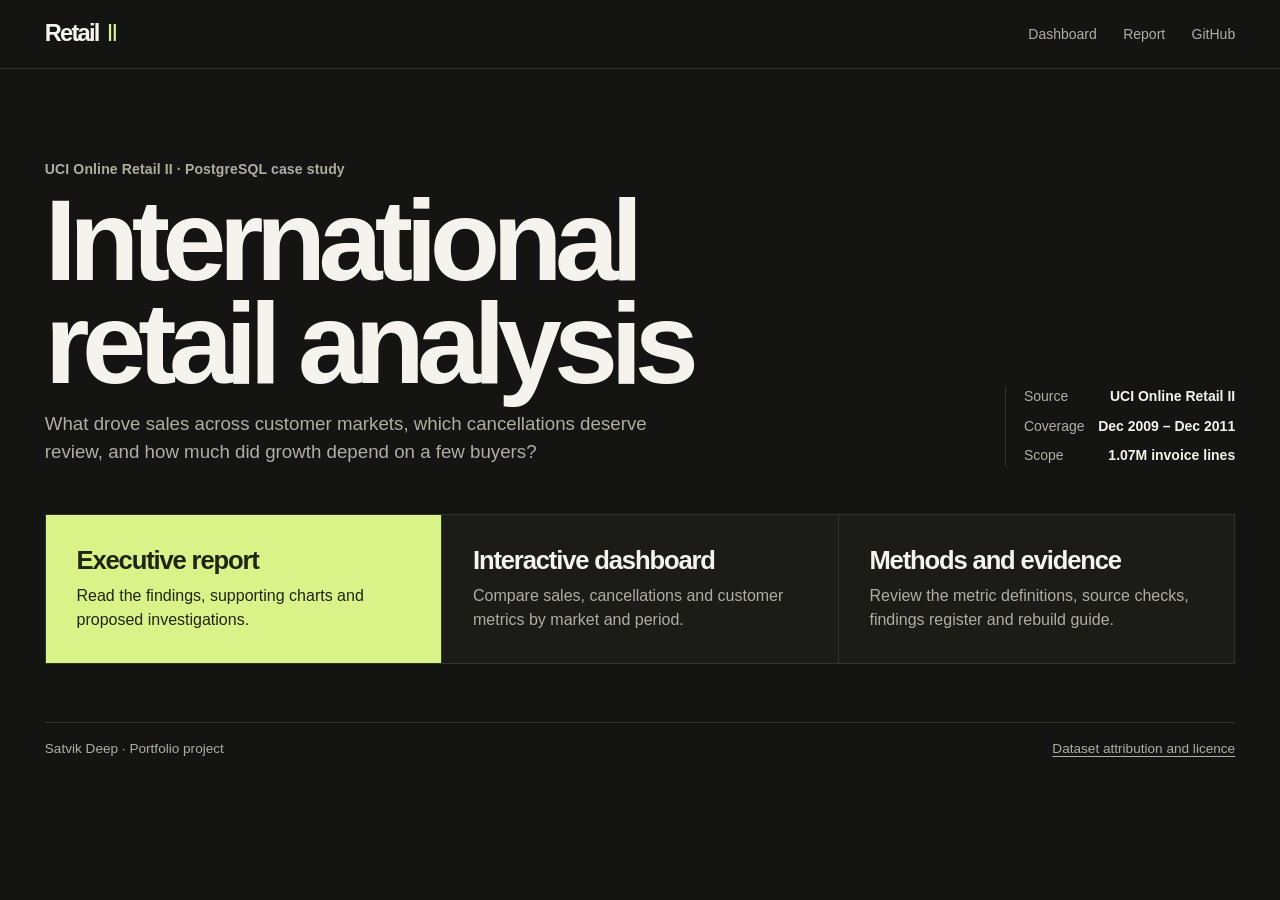
<file: index.html>
<!doctype html>
<html lang="en-GB">
<head>
  <meta charset="utf-8">
  <meta name="viewport" content="width=device-width, initial-scale=1">
  <meta name="description" content="A PostgreSQL case study on international retail sales, cancellations and customer concentration.">
  <title>International Retail Sales Analysis | Retail II</title>
  <link rel="stylesheet" href="dashboard/styles.css">
</head>
<body class="report landing">
  <header class="masthead">
    <div class="frame masthead-inner">
      <a href="./" class="wordmark" aria-label="Retail II home">Retail<span>II</span></a>
      <nav class="utility-nav" aria-label="Project">
        <a href="dashboard/index.html">Dashboard</a>
        <a href="dashboard/report.html">Report</a>
        <a href="https://github.com/Satvikdeep/UCI-Retail-Analytics">GitHub</a>
      </nav>
    </div>
  </header>
  <main class="frame">
    <header class="report-cover">
      <p class="project-name">UCI Online Retail II · PostgreSQL case study</p>
      <h1>International<br>retail analysis</h1>
      <p class="intro">What drove sales across customer markets, which cancellations deserve review, and how much did growth depend on a few buyers?</p>
      <dl class="coverage">
        <div><dt>Source</dt><dd>UCI Online Retail II</dd></div>
        <div><dt>Coverage</dt><dd>Dec 2009 – Dec 2011</dd></div>
        <div><dt>Scope</dt><dd>1.07M invoice lines</dd></div>
      </dl>
    </header>
    <nav class="landing-links" aria-label="Explore the analysis">
      <a href="dashboard/report.html">
        <strong>Executive report</strong>
        <span>Read the findings, supporting charts and proposed investigations.</span>
      </a>
      <a href="dashboard/index.html">
        <strong>Interactive dashboard</strong>
        <span>Compare sales, cancellations and customer metrics by market and period.</span>
      </a>
      <a href="dashboard/library/index.html">
        <strong>Methods and evidence</strong>
        <span>Review the metric definitions, source checks, findings register and rebuild guide.</span>
      </a>
    </nav>
    <footer class="page-footer">
      <span>Satvik Deep · Portfolio project</span>
      <a href="dashboard/library/source.html">Dataset attribution and licence</a>
    </footer>
  </main>
</body>
</html>
</file>
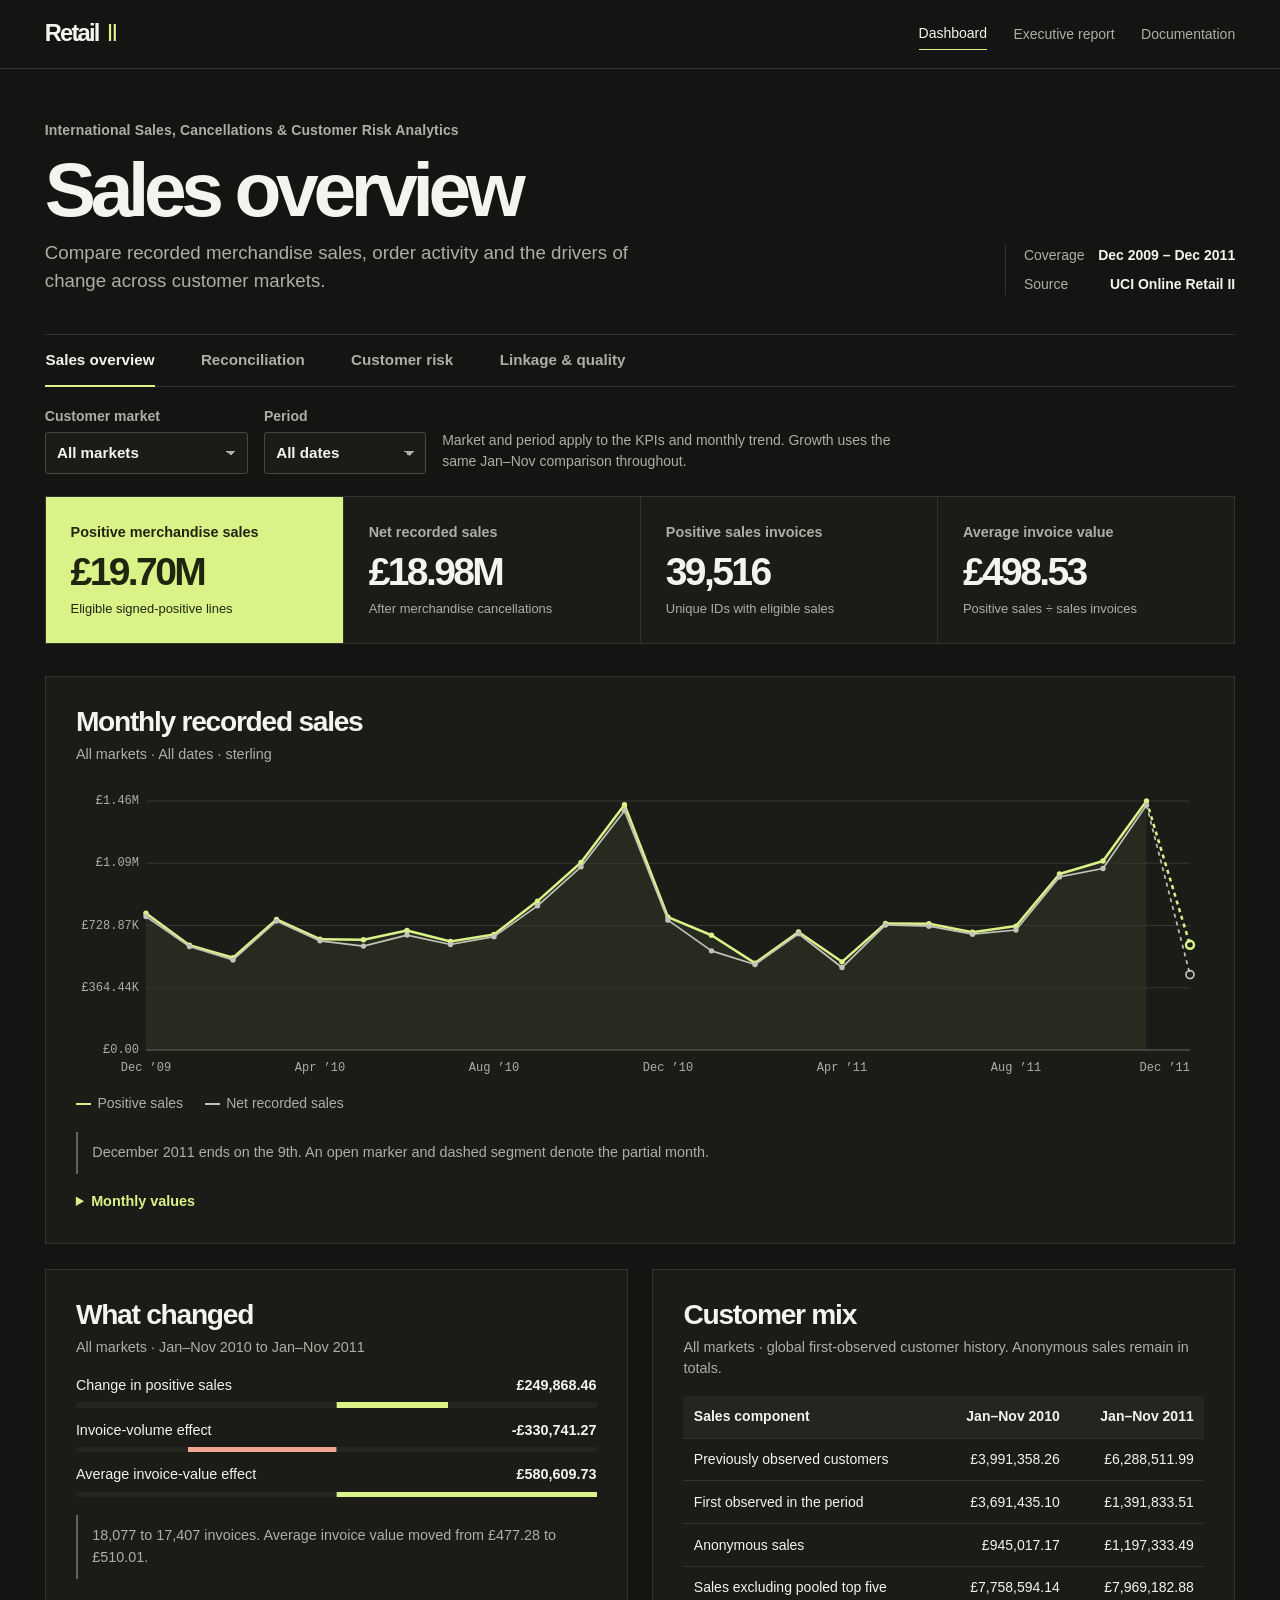
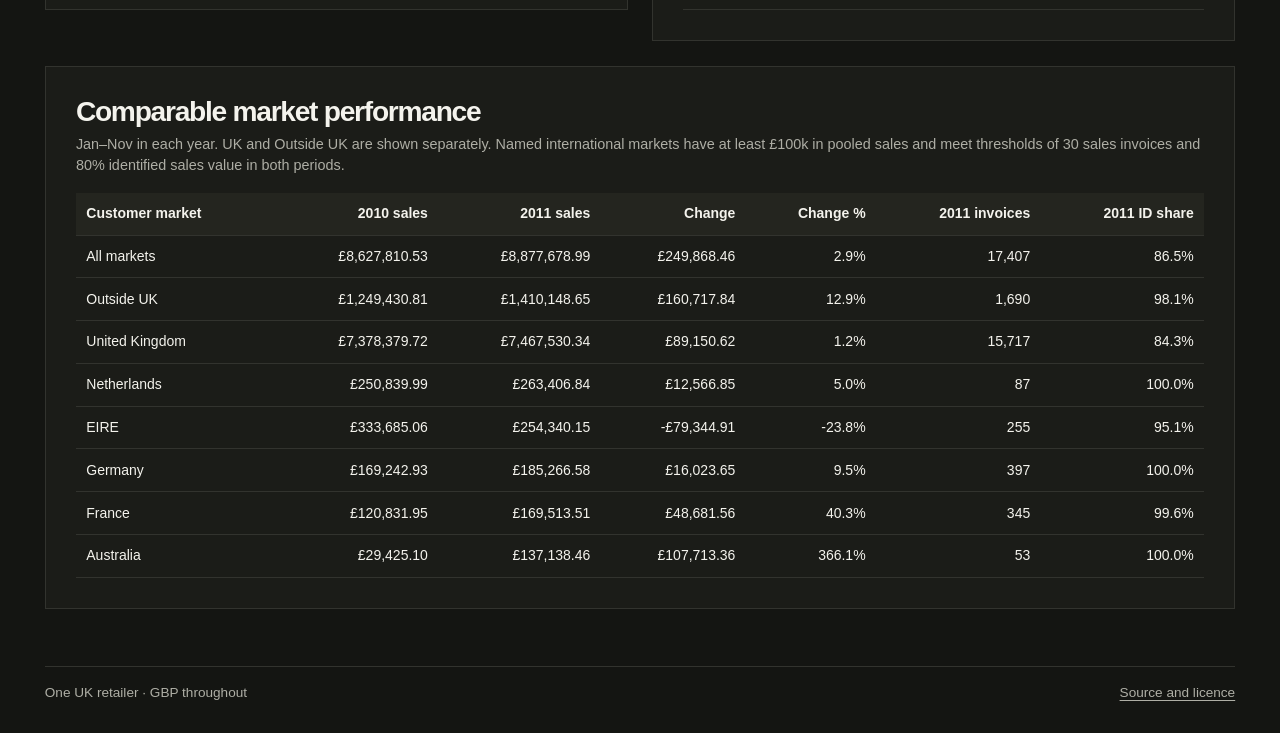
<file: dashboard/index.html>
<!doctype html>
<html lang="en-GB">
<head>
  <meta charset="utf-8">
  <meta name="viewport" content="width=device-width, initial-scale=1">
  <meta name="description" content="Explore international sales, cancellations and customer concentration in UCI Online Retail II.">
  <title>International Sales, Cancellations &amp; Customer Risk Analytics</title>
  <link rel="stylesheet" href="styles.css">
  <script defer src="data.js"></script>
  <script defer src="ui.js"></script>
  <script defer src="dashboard.js"></script>
</head>
<body class="dashboard">
  <a class="skip" href="#main">Skip to analysis</a>
  <header class="masthead">
    <div class="frame masthead-inner">
      <a href="index.html" class="wordmark" aria-label="Retail II home">Retail<span>II</span></a>
      <nav class="utility-nav" aria-label="Project">
        <a href="index.html" aria-current="page">Dashboard</a>
        <a href="report.html" aria-label="Executive report"><span class="full-label">Executive report</span><span class="short-label" aria-hidden="true">Report</span></a>
        <a href="library/index.html" aria-label="Documentation"><span class="full-label">Documentation</span><span class="short-label" aria-hidden="true">Docs</span></a>
      </nav>
    </div>
  </header>
  <main class="frame" id="main" tabindex="-1">
    <header class="overview-heading">
      <div>
        <p class="project-name">International Sales, Cancellations &amp; Customer Risk Analytics</p>
        <h1 id="view-title">Sales overview</h1>
        <p id="view-intro" class="intro"></p>
      </div>
      <dl class="coverage">
        <div><dt>Coverage</dt><dd>Dec 2009 – Dec 2011</dd></div>
        <div><dt>Source</dt><dd>UCI Online Retail II</dd></div>
      </dl>
    </header>
    <nav class="view-nav" aria-label="Dashboard views">
      <a href="#sales" class="nav-link">Sales overview</a>
      <a href="#reconciliation" class="nav-link">Reconciliation</a>
      <a href="#customers" class="nav-link">Customer risk</a>
      <a href="#linkage" class="nav-link">Linkage &amp; quality</a>
    </nav>
    <form id="filters" class="filters">
      <label>Customer market<select id="scope"></select></label>
      <label>Period<select id="period"></select></label>
      <label id="age-field" hidden>Follow-up age<select id="age"></select></label>
      <label id="lookback-field" hidden>Linkage lookback<select id="lookback"></select></label>
      <span id="filter-note" class="filter-note"></span>
    </form>
    <p class="sr-only" role="status" id="filter-status"></p>
    <div id="view"></div>
    <footer class="page-footer">
      <span>One UK retailer · GBP throughout</span>
      <a href="library/source.html">Source and licence</a>
    </footer>
  </main>
</body>
</html>
</file>
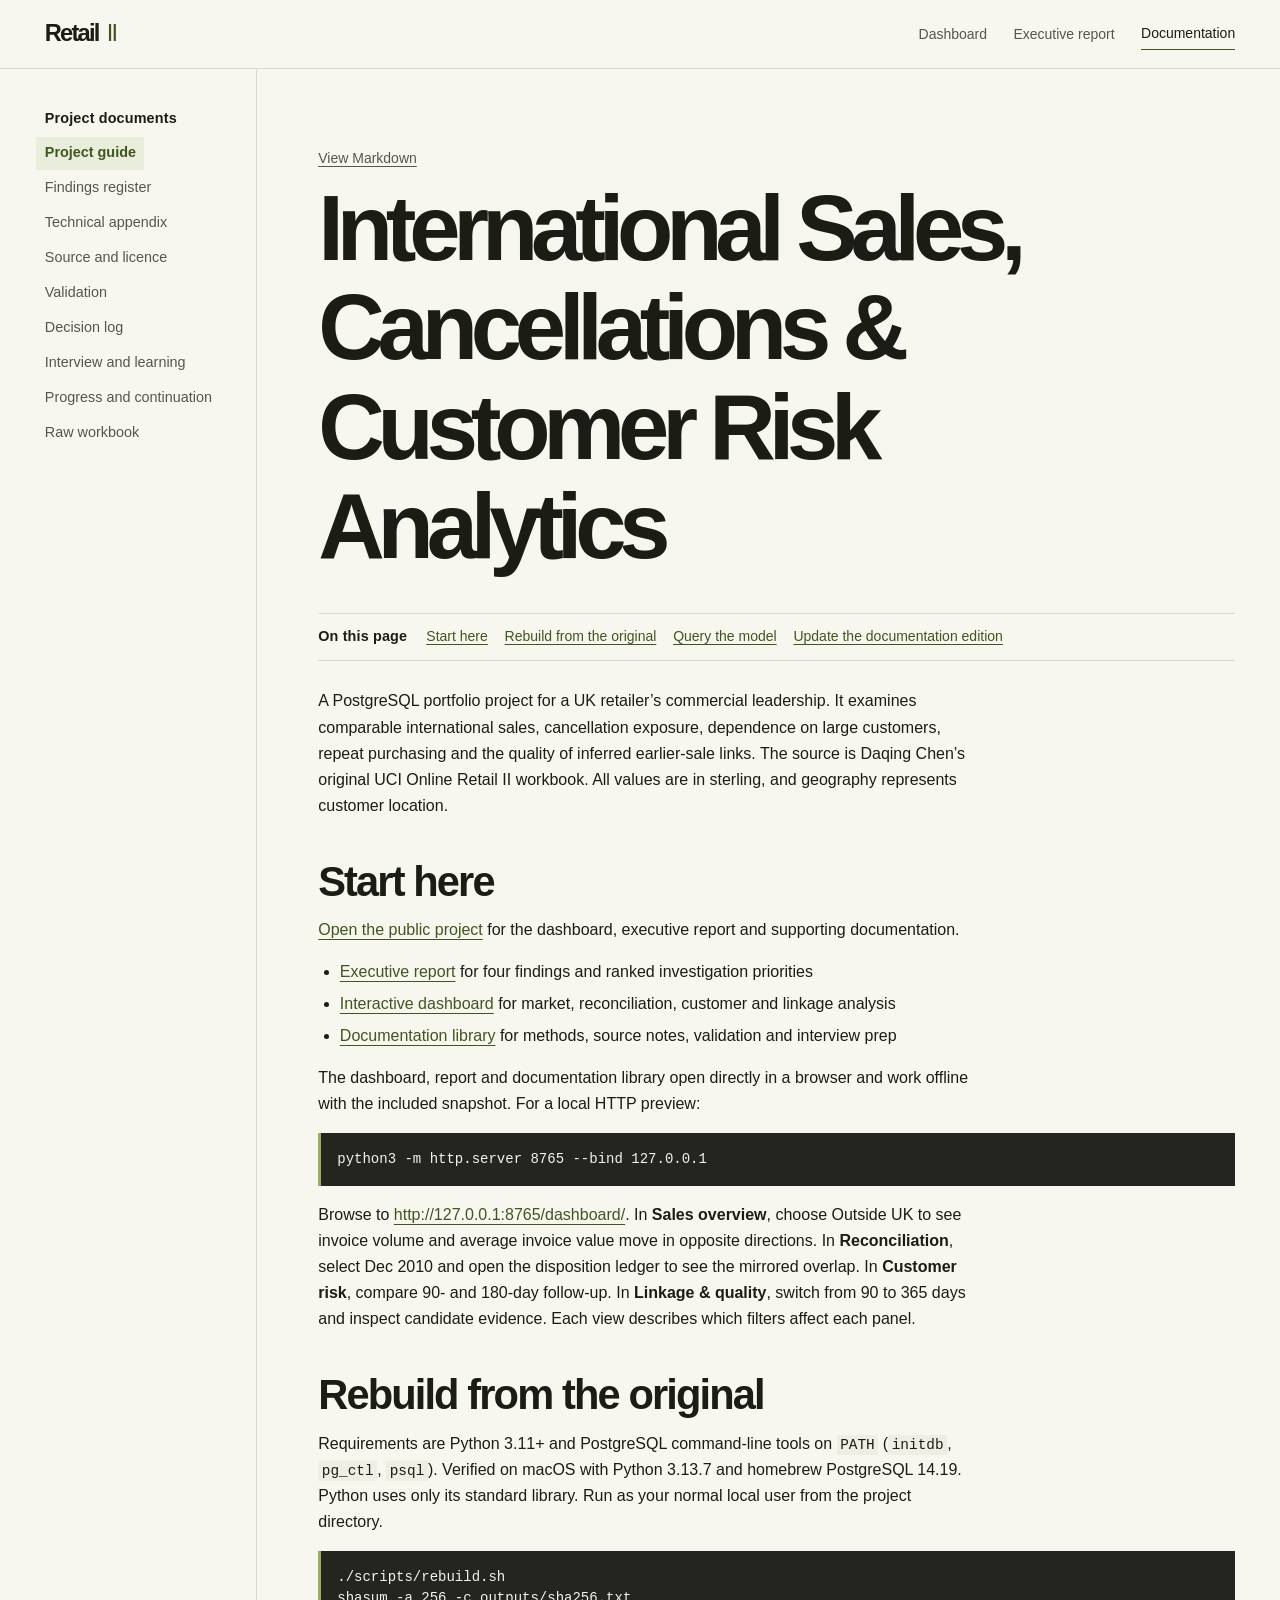
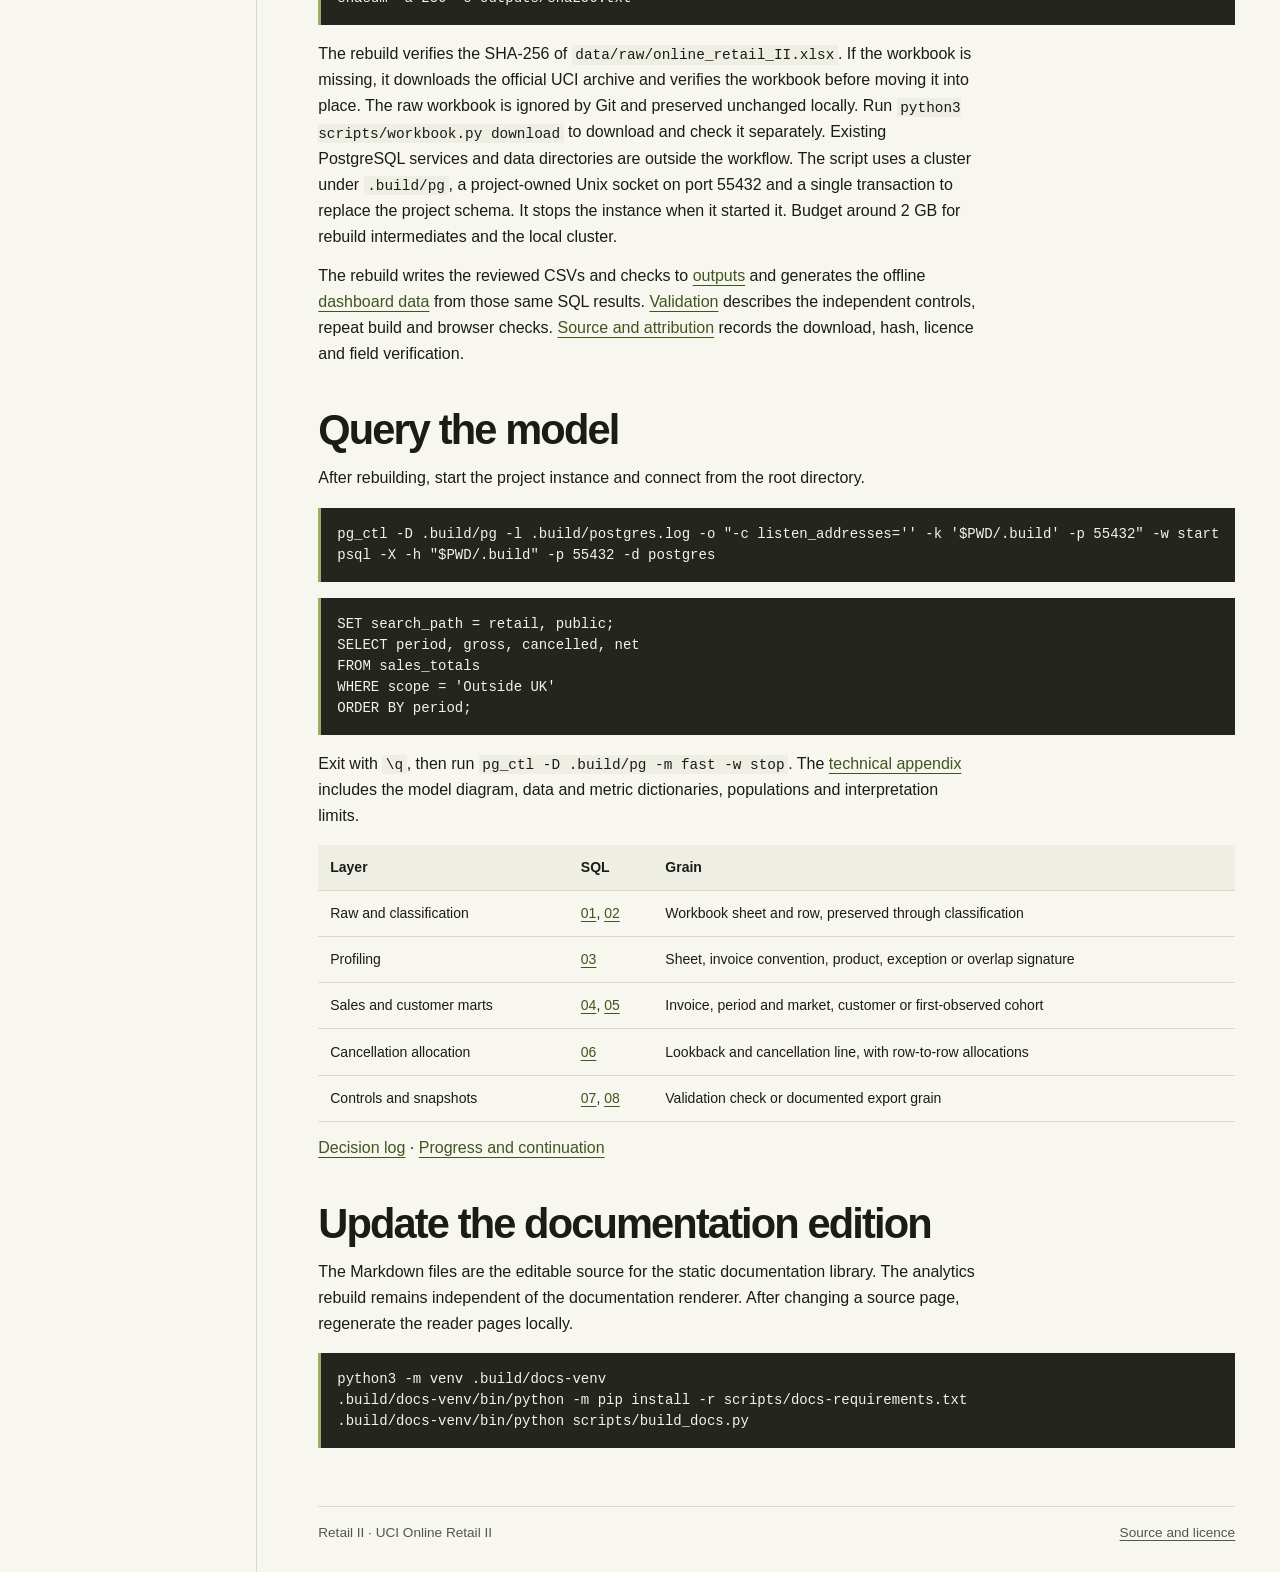
<file: dashboard/library/index.html>
<!doctype html>
<html lang="en-GB">
<head>
  <meta charset="utf-8">
  <meta name="viewport" content="width=device-width, initial-scale=1">
  <title>Project guide | Retail II</title>
  <link rel="stylesheet" href="../styles.css">
  <link rel="stylesheet" href="../library.css">
</head>
<body class="library">
  <a class="skip" href="#main">Skip to document</a>
  <header class="masthead">
    <div class="frame masthead-inner">
      <a href="../index.html" class="wordmark" aria-label="Retail II home">Retail<span>II</span></a>
      <nav class="utility-nav" aria-label="Project">
        <a href="../index.html">Dashboard</a>
        <a href="../report.html" aria-label="Executive report"><span class="full-label">Executive report</span><span class="short-label" aria-hidden="true">Report</span></a>
        <a href="index.html" aria-label="Documentation" aria-current="page"><span class="full-label">Documentation</span><span class="short-label" aria-hidden="true">Docs</span></a>
      </nav>
    </div>
  </header>
  <div class="frame library-layout">
    <aside class="library-index">
      <nav aria-label="Documents">
        <h2>Project documents</h2>
        <div><a href="index.html" aria-current="page">Project guide</a><a href="findings.html">Findings register</a><a href="technical.html">Technical appendix</a><a href="source.html">Source and licence</a><a href="validation.html">Validation</a><a href="decisions.html">Decision log</a><a href="interview.html">Interview and learning</a><a href="progress.html">Progress and continuation</a><a href="raw.html">Raw workbook</a></div>
      </nav>
    </aside>
    <main id="main" tabindex="-1">
      <header class="doc-heading">
        <a href="../../README.md">View Markdown</a>
        <h1>International Sales, Cancellations &amp; Customer Risk Analytics</h1>
      </header>
      <nav class="doc-toc" aria-label="On this page"><h2>On this page</h2><div><a href="#start-here">Start here</a><a href="#rebuild-from-the-original">Rebuild from the original</a><a href="#query-the-model">Query the model</a><a href="#update-the-documentation-edition">Update the documentation edition</a></div></nav>
      <article class="doc-content">
<p>A PostgreSQL portfolio project for a UK retailer’s commercial leadership. It examines comparable international sales, cancellation exposure, dependence on large customers, repeat purchasing and the quality of inferred earlier-sale links. The source is Daqing Chen’s original UCI Online Retail II workbook. All values are in sterling, and geography represents customer location.</p>
<h2 id="start-here">Start here</h2>
<p><a href="https://satvikdeep.github.io/UCI-Retail-Analytics/">Open the public project</a> for the dashboard, executive report and supporting documentation.</p>
<ul>
<li><a href="../report.html">Executive report</a> for four findings and ranked investigation priorities</li>
<li><a href="../index.html">Interactive dashboard</a> for market, reconciliation, customer and linkage analysis</li>
<li><a href="index.html">Documentation library</a> for methods, source notes, validation and interview prep</li>
</ul>
<p>The dashboard, report and documentation library open directly in a browser and work offline with the included snapshot. For a local HTTP preview:</p>
<pre><code class="language-sh">python3 -m http.server 8765 --bind 127.0.0.1
</code></pre>
<p>Browse to <a href="http://127.0.0.1:8765/dashboard/">http://127.0.0.1:8765/dashboard/</a>. In <strong>Sales overview</strong>, choose Outside UK to see invoice volume and average invoice value move in opposite directions. In <strong>Reconciliation</strong>, select Dec 2010 and open the disposition ledger to see the mirrored overlap. In <strong>Customer risk</strong>, compare 90- and 180-day follow-up. In <strong>Linkage &amp; quality</strong>, switch from 90 to 365 days and inspect candidate evidence. Each view describes which filters affect each panel.</p>
<h2 id="rebuild-from-the-original">Rebuild from the original</h2>
<p>Requirements are Python 3.11+ and PostgreSQL command-line tools on <code>PATH</code> (<code>initdb</code>, <code>pg_ctl</code>, <code>psql</code>). Verified on macOS with Python 3.13.7 and homebrew PostgreSQL 14.19. Python uses only its standard library. Run as your normal local user from the project directory.</p>
<pre><code class="language-sh">./scripts/rebuild.sh
shasum -a 256 -c outputs/sha256.txt
</code></pre>
<p>The rebuild verifies the SHA-256 of <code>data/raw/online_retail_II.xlsx</code>. If the workbook is missing, it downloads the official UCI archive and verifies the workbook before moving it into place. The raw workbook is ignored by Git and preserved unchanged locally. Run <code>python3 scripts/workbook.py download</code> to download and check it separately. Existing PostgreSQL services and data directories are outside the workflow. The script uses a cluster under <code>.build/pg</code>, a project-owned Unix socket on port 55432 and a single transaction to replace the project schema. It stops the instance when it started it. Budget around 2 GB for rebuild intermediates and the local cluster.</p>
<p>The rebuild writes the reviewed CSVs and checks to <a href="../../outputs/">outputs</a> and generates the offline <a href="../data.js">dashboard data</a> from those same SQL results. <a href="validation.html">Validation</a> describes the independent controls, repeat build and browser checks. <a href="source.html">Source and attribution</a> records the download, hash, licence and field verification.</p>
<h2 id="query-the-model">Query the model</h2>
<p>After rebuilding, start the project instance and connect from the root directory.</p>
<pre><code class="language-sh">pg_ctl -D .build/pg -l .build/postgres.log -o &quot;-c listen_addresses='' -k '$PWD/.build' -p 55432&quot; -w start
psql -X -h &quot;$PWD/.build&quot; -p 55432 -d postgres
</code></pre>
<pre><code class="language-sql">SET search_path = retail, public;
SELECT period, gross, cancelled, net
FROM sales_totals
WHERE scope = 'Outside UK'
ORDER BY period;
</code></pre>
<p>Exit with <code>\q</code>, then run <code>pg_ctl -D .build/pg -m fast -w stop</code>. The <a href="technical.html">technical appendix</a> includes the model diagram, data and metric dictionaries, populations and interpretation limits.</p>
<div class="table-wrap" tabindex="0" role="region" aria-label="Document table"><table>
<thead>
<tr>
<th>Layer</th>
<th>SQL</th>
<th>Grain</th>
</tr>
</thead>
<tbody>
<tr>
<td>Raw and classification</td>
<td><a href="../../sql/01_raw.sql">01</a>, <a href="../../sql/02_model.sql">02</a></td>
<td>Workbook sheet and row, preserved through classification</td>
</tr>
<tr>
<td>Profiling</td>
<td><a href="../../sql/03_quality.sql">03</a></td>
<td>Sheet, invoice convention, product, exception or overlap signature</td>
</tr>
<tr>
<td>Sales and customer marts</td>
<td><a href="../../sql/04_sales.sql">04</a>, <a href="../../sql/05_cohorts.sql">05</a></td>
<td>Invoice, period and market, customer or first-observed cohort</td>
</tr>
<tr>
<td>Cancellation allocation</td>
<td><a href="../../sql/06_linkage.sql">06</a></td>
<td>Lookback and cancellation line, with row-to-row allocations</td>
</tr>
<tr>
<td>Controls and snapshots</td>
<td><a href="../../sql/07_validate.sql">07</a>, <a href="../../sql/08_export.sql">08</a></td>
<td>Validation check or documented export grain</td>
</tr>
</tbody>
</table></div>
<p><a href="decisions.html">Decision log</a> · <a href="progress.html">Progress and continuation</a></p>
<h2 id="update-the-documentation-edition">Update the documentation edition</h2>
<p>The Markdown files are the editable source for the static documentation library. The analytics rebuild remains independent of the documentation renderer. After changing a source page, regenerate the reader pages locally.</p>
<pre><code class="language-sh">python3 -m venv .build/docs-venv
.build/docs-venv/bin/python -m pip install -r scripts/docs-requirements.txt
.build/docs-venv/bin/python scripts/build_docs.py
</code></pre>

      </article>
      <footer class="page-footer">
        <span>Retail II · UCI Online Retail II</span>
        <a href="source.html">Source and licence</a>
      </footer>
    </main>
  </div>
</body>
</html>
</file>
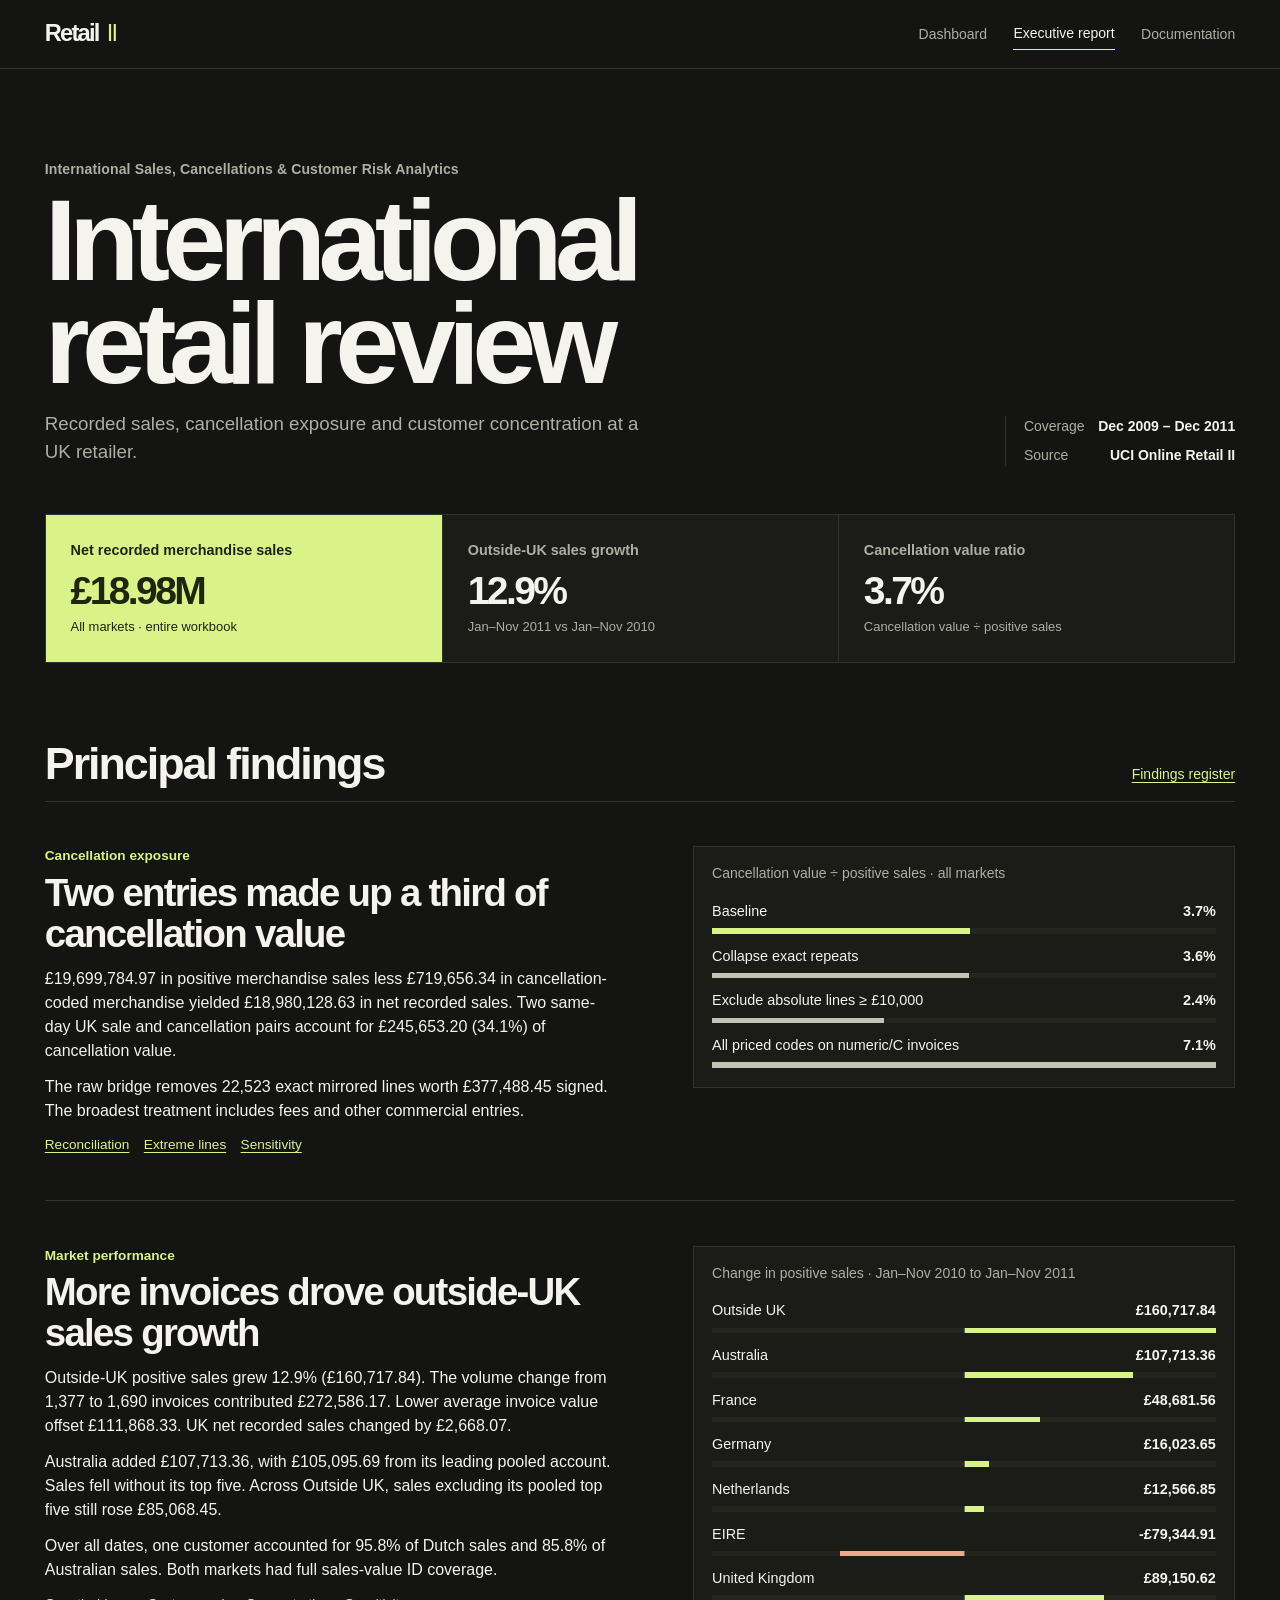
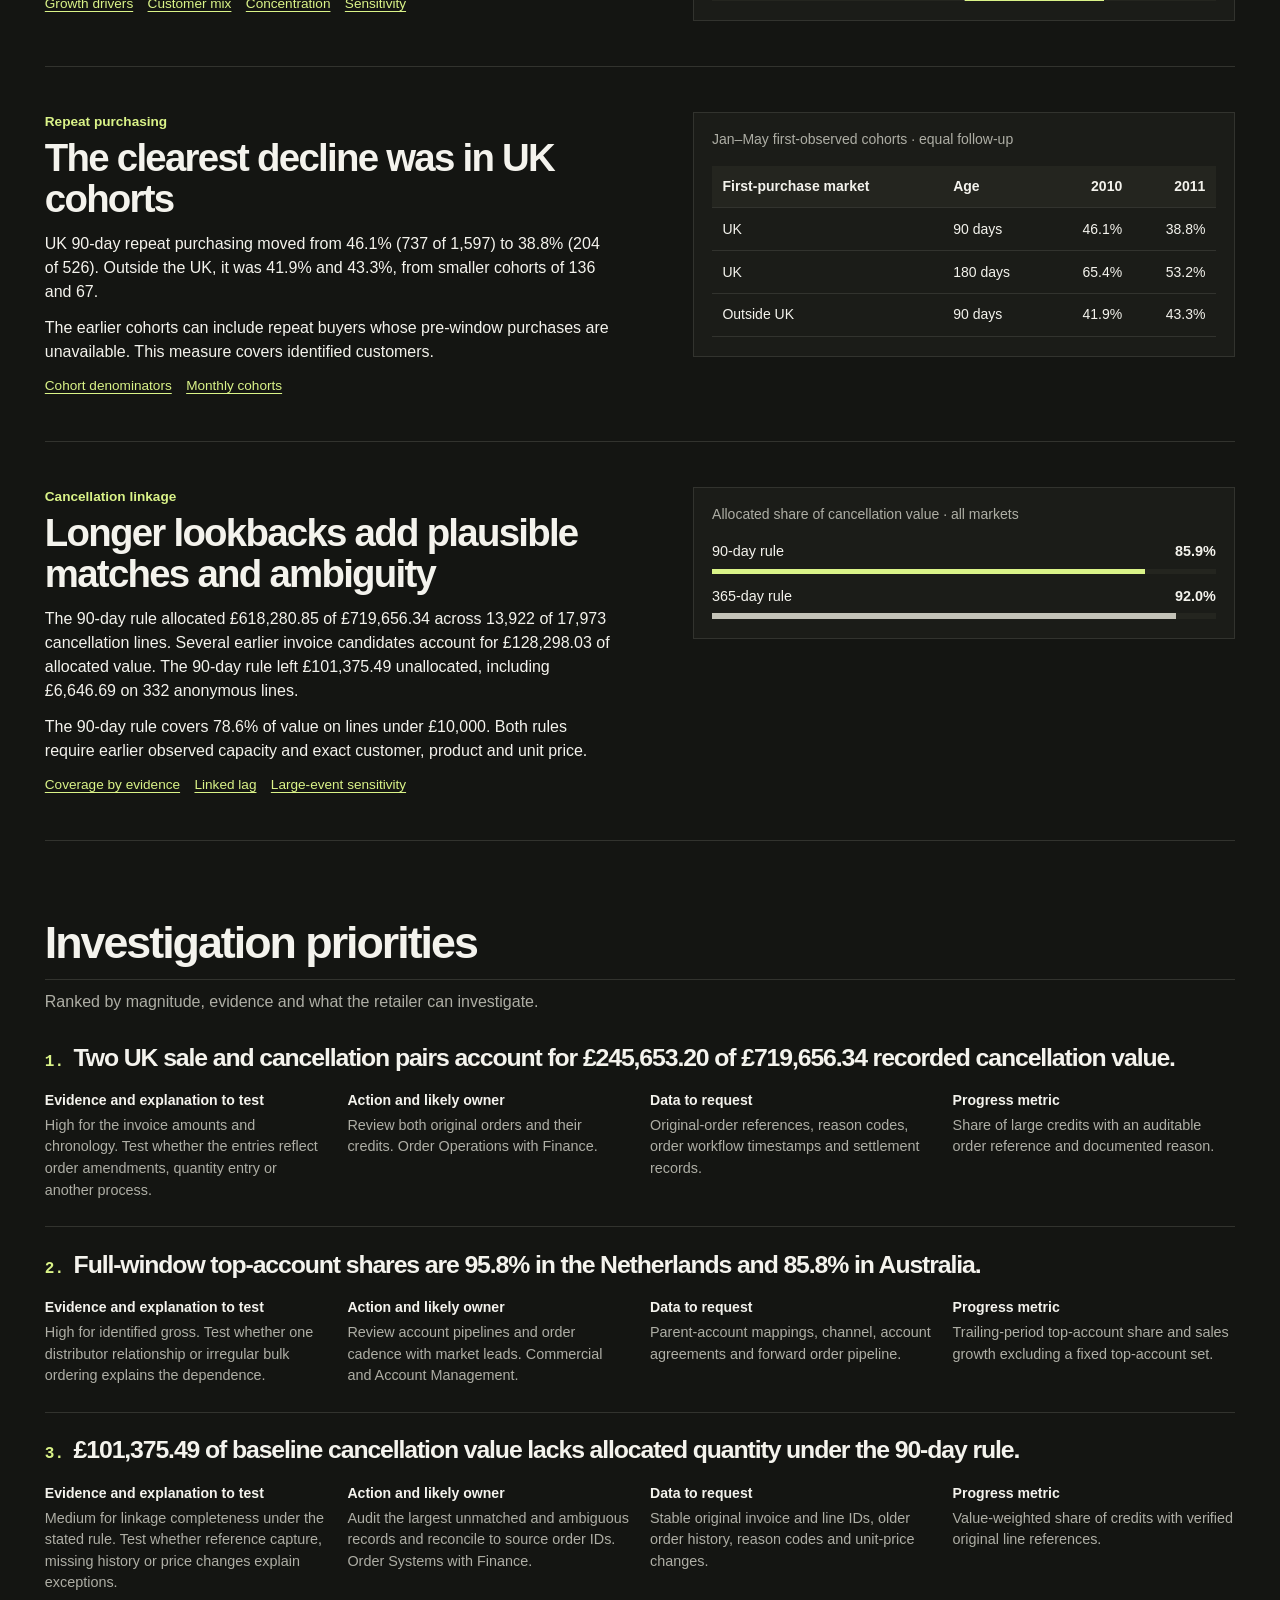
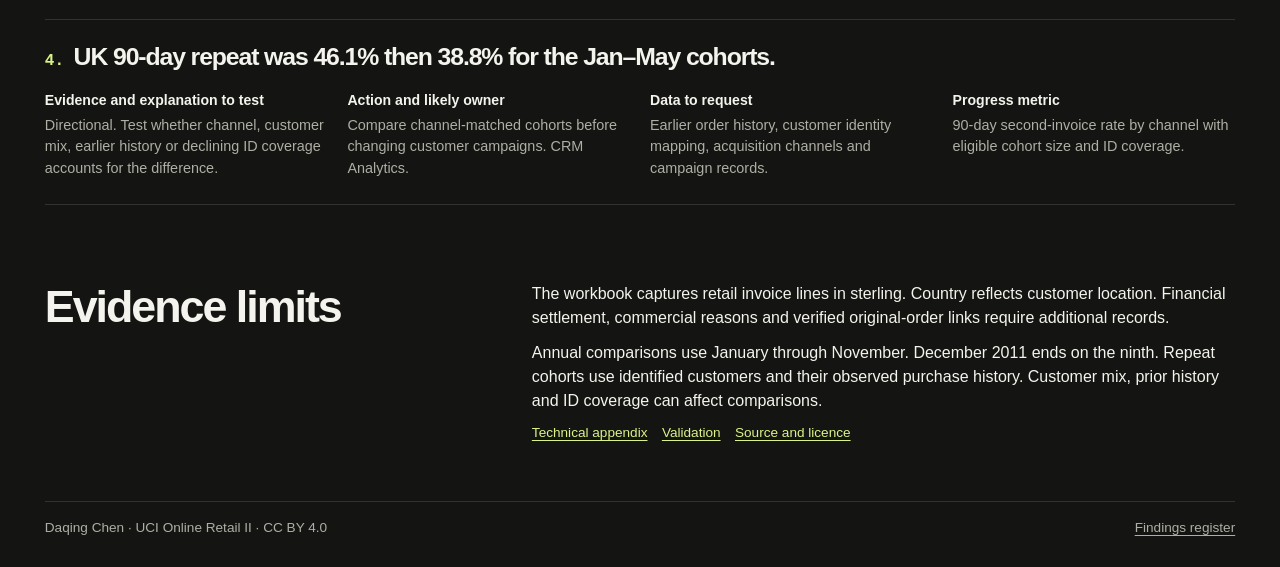
<file: dashboard/report.html>
<!doctype html>
<html lang="en-GB">
<head>
  <meta charset="utf-8">
  <meta name="viewport" content="width=device-width, initial-scale=1">
  <title>Executive report | International Sales, Cancellations &amp; Customer Risk Analytics</title>
  <link rel="stylesheet" href="styles.css">
  <script defer src="data.js"></script>
  <script defer src="ui.js"></script>
  <script defer src="report.js"></script>
</head>
<body class="report">
  <a class="skip" href="#main">Skip to report</a>
  <header class="masthead">
    <div class="frame masthead-inner">
      <a href="index.html" class="wordmark" aria-label="Retail II home">Retail<span>II</span></a>
      <nav class="utility-nav" aria-label="Project">
        <a href="index.html" aria-label="Interactive dashboard">Dashboard</a>
        <a href="report.html" aria-label="Executive report" aria-current="page"><span class="full-label">Executive report</span><span class="short-label" aria-hidden="true">Report</span></a>
        <a href="library/index.html" aria-label="Documentation"><span class="full-label">Documentation</span><span class="short-label" aria-hidden="true">Docs</span></a>
      </nav>
    </div>
  </header>
  <main class="frame" id="main">
    <header class="report-cover">
      <p class="project-name">International Sales, Cancellations &amp; Customer Risk Analytics</p>
      <h1>International<br>retail review</h1>
      <p class="intro">Recorded sales, cancellation exposure and customer concentration at a UK retailer.</p>
      <dl class="coverage">
        <div><dt>Coverage</dt><dd>Dec 2009 – Dec 2011</dd></div>
        <div><dt>Source</dt><dd>UCI Online Retail II</dd></div>
      </dl>
    </header>
    <div id="report-metrics"></div>
    <section class="report-section" aria-labelledby="findings-heading">
      <div class="section-heading">
        <h2 id="findings-heading">Principal findings</h2>
        <a href="library/findings.html">Findings register</a>
      </div>
      <div id="findings"></div>
    </section>
    <section class="report-section" aria-labelledby="priorities-heading">
      <div class="section-heading">
        <h2 id="priorities-heading">Investigation priorities</h2>
      </div>
      <p class="section-intro">Ranked by magnitude, evidence and what the retailer can investigate.</p>
      <div id="priorities"></div>
    </section>
    <section class="report-section report-limits" aria-labelledby="limits-heading">
      <h2 id="limits-heading">Evidence limits</h2>
      <div>
        <p>The workbook captures retail invoice lines in sterling. Country reflects customer location. Financial settlement, commercial reasons and verified original-order links require additional records.</p>
        <p>Annual comparisons use January through November. December 2011 ends on the ninth. Repeat cohorts use identified customers and their observed purchase history. Customer mix, prior history and ID coverage can affect comparisons.</p>
        <p class="source-links"><a href="library/technical.html">Technical appendix</a><a href="library/validation.html">Validation</a><a href="library/source.html">Source and licence</a></p>
      </div>
    </section>
    <footer class="page-footer">
      <span>Daqing Chen · UCI Online Retail II · CC BY 4.0</span>
      <a href="library/findings.html">Findings register</a>
    </footer>
  </main>
</body>
</html>
</file>
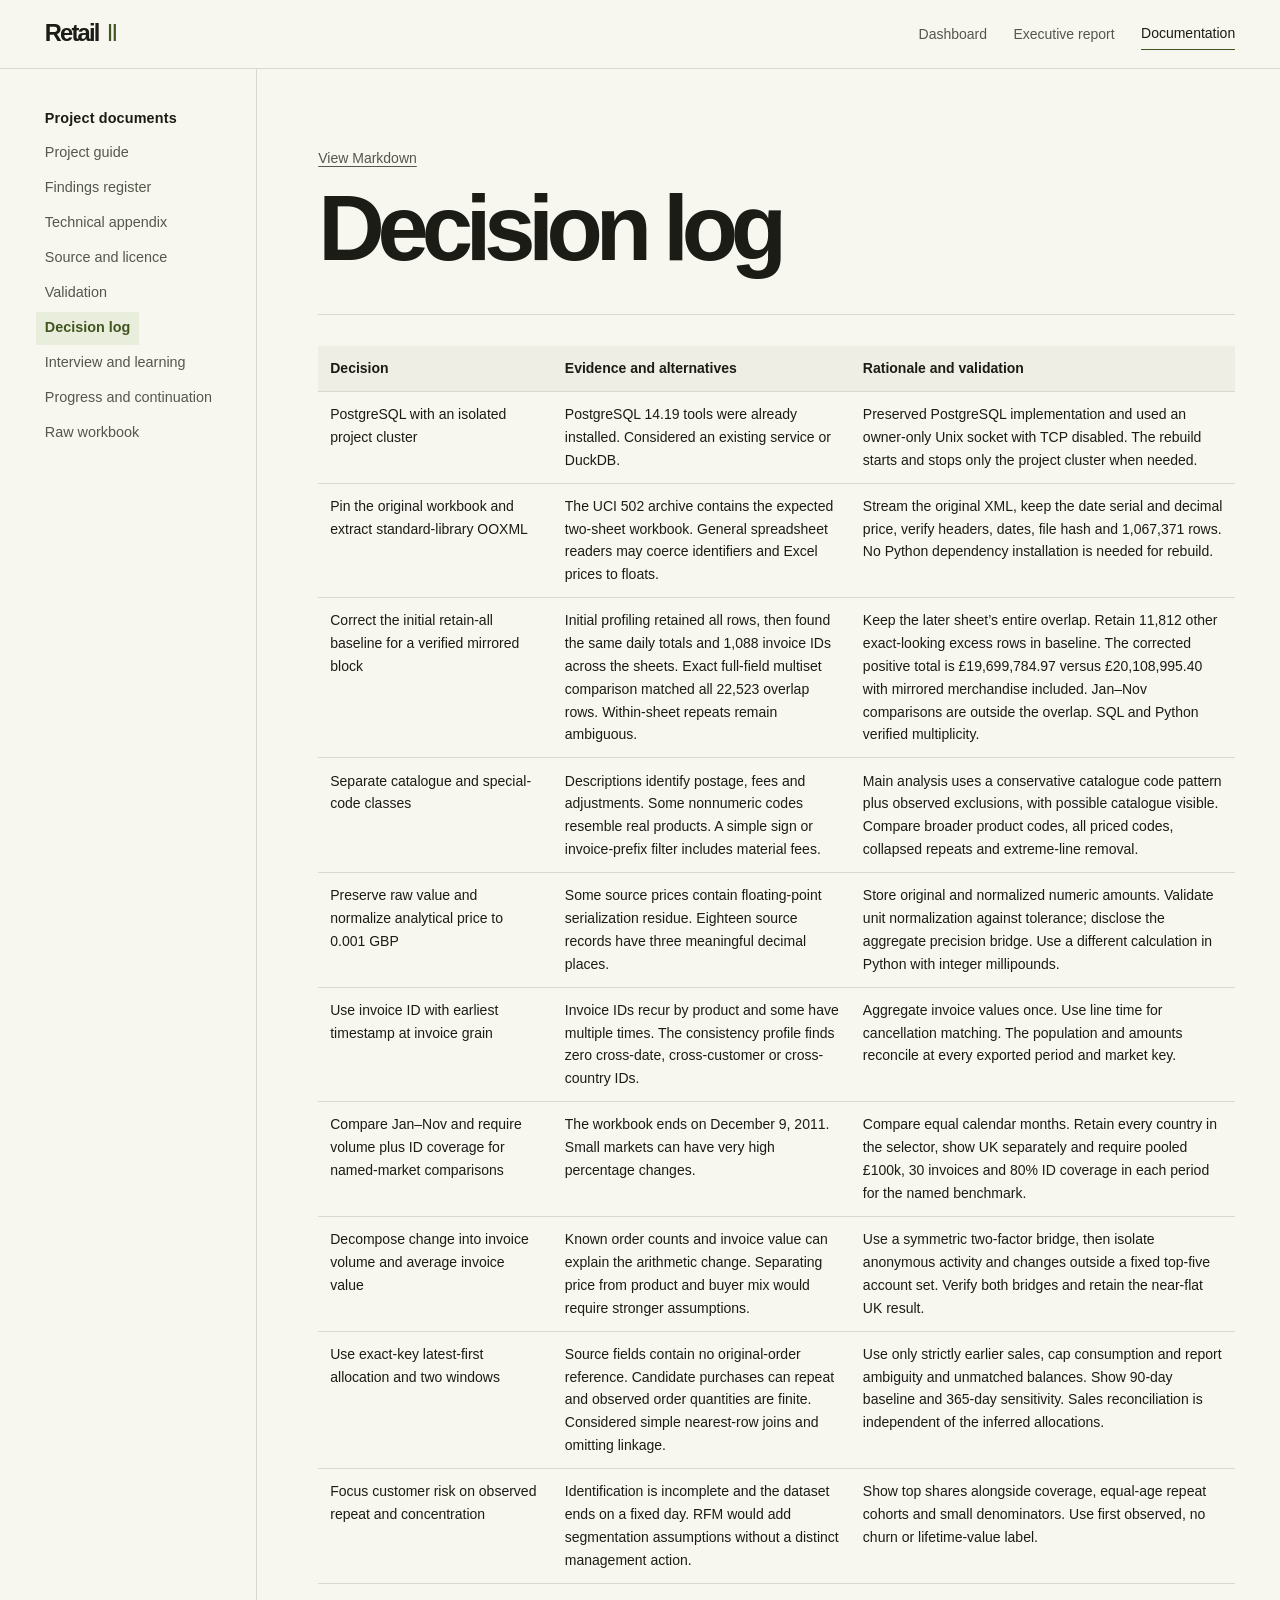
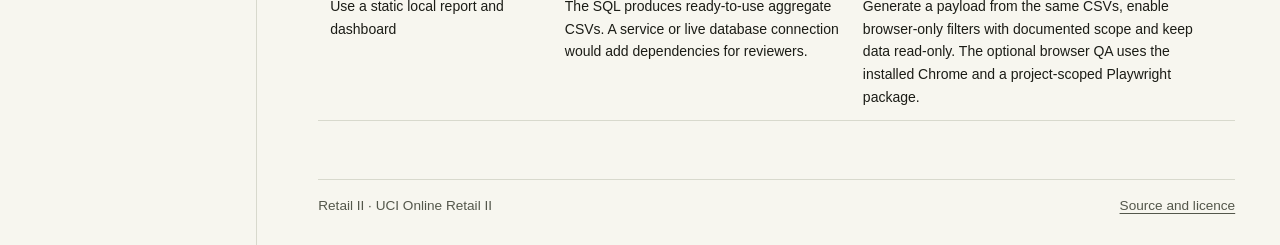
<file: dashboard/library/decisions.html>
<!doctype html>
<html lang="en-GB">
<head>
  <meta charset="utf-8">
  <meta name="viewport" content="width=device-width, initial-scale=1">
  <title>Decision log | Retail II</title>
  <link rel="stylesheet" href="../styles.css">
  <link rel="stylesheet" href="../library.css">
</head>
<body class="library">
  <a class="skip" href="#main">Skip to document</a>
  <header class="masthead">
    <div class="frame masthead-inner">
      <a href="../index.html" class="wordmark" aria-label="Retail II home">Retail<span>II</span></a>
      <nav class="utility-nav" aria-label="Project">
        <a href="../index.html">Dashboard</a>
        <a href="../report.html" aria-label="Executive report"><span class="full-label">Executive report</span><span class="short-label" aria-hidden="true">Report</span></a>
        <a href="index.html" aria-label="Documentation" aria-current="page"><span class="full-label">Documentation</span><span class="short-label" aria-hidden="true">Docs</span></a>
      </nav>
    </div>
  </header>
  <div class="frame library-layout">
    <aside class="library-index">
      <nav aria-label="Documents">
        <h2>Project documents</h2>
        <div><a href="index.html">Project guide</a><a href="findings.html">Findings register</a><a href="technical.html">Technical appendix</a><a href="source.html">Source and licence</a><a href="validation.html">Validation</a><a href="decisions.html" aria-current="page">Decision log</a><a href="interview.html">Interview and learning</a><a href="progress.html">Progress and continuation</a><a href="raw.html">Raw workbook</a></div>
      </nav>
    </aside>
    <main id="main" tabindex="-1">
      <header class="doc-heading">
        <a href="../../docs/DECISIONS.md">View Markdown</a>
        <h1>Decision log</h1>
      </header>
      <article class="doc-content">
<div class="table-wrap" tabindex="0" role="region" aria-label="Document table"><table>
<thead>
<tr>
<th>Decision</th>
<th>Evidence and alternatives</th>
<th>Rationale and validation</th>
</tr>
</thead>
<tbody>
<tr>
<td>PostgreSQL with an isolated project cluster</td>
<td>PostgreSQL 14.19 tools were already installed. Considered an existing service or DuckDB.</td>
<td>Preserved PostgreSQL implementation and used an owner-only Unix socket with TCP disabled. The rebuild starts and stops only the project cluster when needed.</td>
</tr>
<tr>
<td>Pin the original workbook and extract standard-library OOXML</td>
<td>The UCI 502 archive contains the expected two-sheet workbook. General spreadsheet readers may coerce identifiers and Excel prices to floats.</td>
<td>Stream the original XML, keep the date serial and decimal price, verify headers, dates, file hash and 1,067,371 rows. No Python dependency installation is needed for rebuild.</td>
</tr>
<tr>
<td>Correct the initial retain-all baseline for a verified mirrored block</td>
<td>Initial profiling retained all rows, then found the same daily totals and 1,088 invoice IDs across the sheets. Exact full-field multiset comparison matched all 22,523 overlap rows. Within-sheet repeats remain ambiguous.</td>
<td>Keep the later sheet’s entire overlap. Retain 11,812 other exact-looking excess rows in baseline. The corrected positive total is £19,699,784.97 versus £20,108,995.40 with mirrored merchandise included. Jan–Nov comparisons are outside the overlap. SQL and Python verified multiplicity.</td>
</tr>
<tr>
<td>Separate catalogue and special-code classes</td>
<td>Descriptions identify postage, fees and adjustments. Some nonnumeric codes resemble real products. A simple sign or invoice-prefix filter includes material fees.</td>
<td>Main analysis uses a conservative catalogue code pattern plus observed exclusions, with possible catalogue visible. Compare broader product codes, all priced codes, collapsed repeats and extreme-line removal.</td>
</tr>
<tr>
<td>Preserve raw value and normalize analytical price to 0.001 GBP</td>
<td>Some source prices contain floating-point serialization residue. Eighteen source records have three meaningful decimal places.</td>
<td>Store original and normalized numeric amounts. Validate unit normalization against tolerance; disclose the aggregate precision bridge. Use a different calculation in Python with integer millipounds.</td>
</tr>
<tr>
<td>Use invoice ID with earliest timestamp at invoice grain</td>
<td>Invoice IDs recur by product and some have multiple times. The consistency profile finds zero cross-date, cross-customer or cross-country IDs.</td>
<td>Aggregate invoice values once. Use line time for cancellation matching. The population and amounts reconcile at every exported period and market key.</td>
</tr>
<tr>
<td>Compare Jan–Nov and require volume plus ID coverage for named-market comparisons</td>
<td>The workbook ends on December 9, 2011. Small markets can have very high percentage changes.</td>
<td>Compare equal calendar months. Retain every country in the selector, show UK separately and require pooled £100k, 30 invoices and 80% ID coverage in each period for the named benchmark.</td>
</tr>
<tr>
<td>Decompose change into invoice volume and average invoice value</td>
<td>Known order counts and invoice value can explain the arithmetic change. Separating price from product and buyer mix would require stronger assumptions.</td>
<td>Use a symmetric two-factor bridge, then isolate anonymous activity and changes outside a fixed top-five account set. Verify both bridges and retain the near-flat UK result.</td>
</tr>
<tr>
<td>Use exact-key latest-first allocation and two windows</td>
<td>Source fields contain no original-order reference. Candidate purchases can repeat and observed order quantities are finite. Considered simple nearest-row joins and omitting linkage.</td>
<td>Use only strictly earlier sales, cap consumption and report ambiguity and unmatched balances. Show 90-day baseline and 365-day sensitivity. Sales reconciliation is independent of the inferred allocations.</td>
</tr>
<tr>
<td>Focus customer risk on observed repeat and concentration</td>
<td>Identification is incomplete and the dataset ends on a fixed day. RFM would add segmentation assumptions without a distinct management action.</td>
<td>Show top shares alongside coverage, equal-age repeat cohorts and small denominators. Use first observed, no churn or lifetime-value label.</td>
</tr>
<tr>
<td>Use a static local report and dashboard</td>
<td>The SQL produces ready-to-use aggregate CSVs. A service or live database connection would add dependencies for reviewers.</td>
<td>Generate a payload from the same CSVs, enable browser-only filters with documented scope and keep data read-only. The optional browser QA uses the installed Chrome and a project-scoped Playwright package.</td>
</tr>
</tbody>
</table></div>

      </article>
      <footer class="page-footer">
        <span>Retail II · UCI Online Retail II</span>
        <a href="source.html">Source and licence</a>
      </footer>
    </main>
  </div>
</body>
</html>
</file>
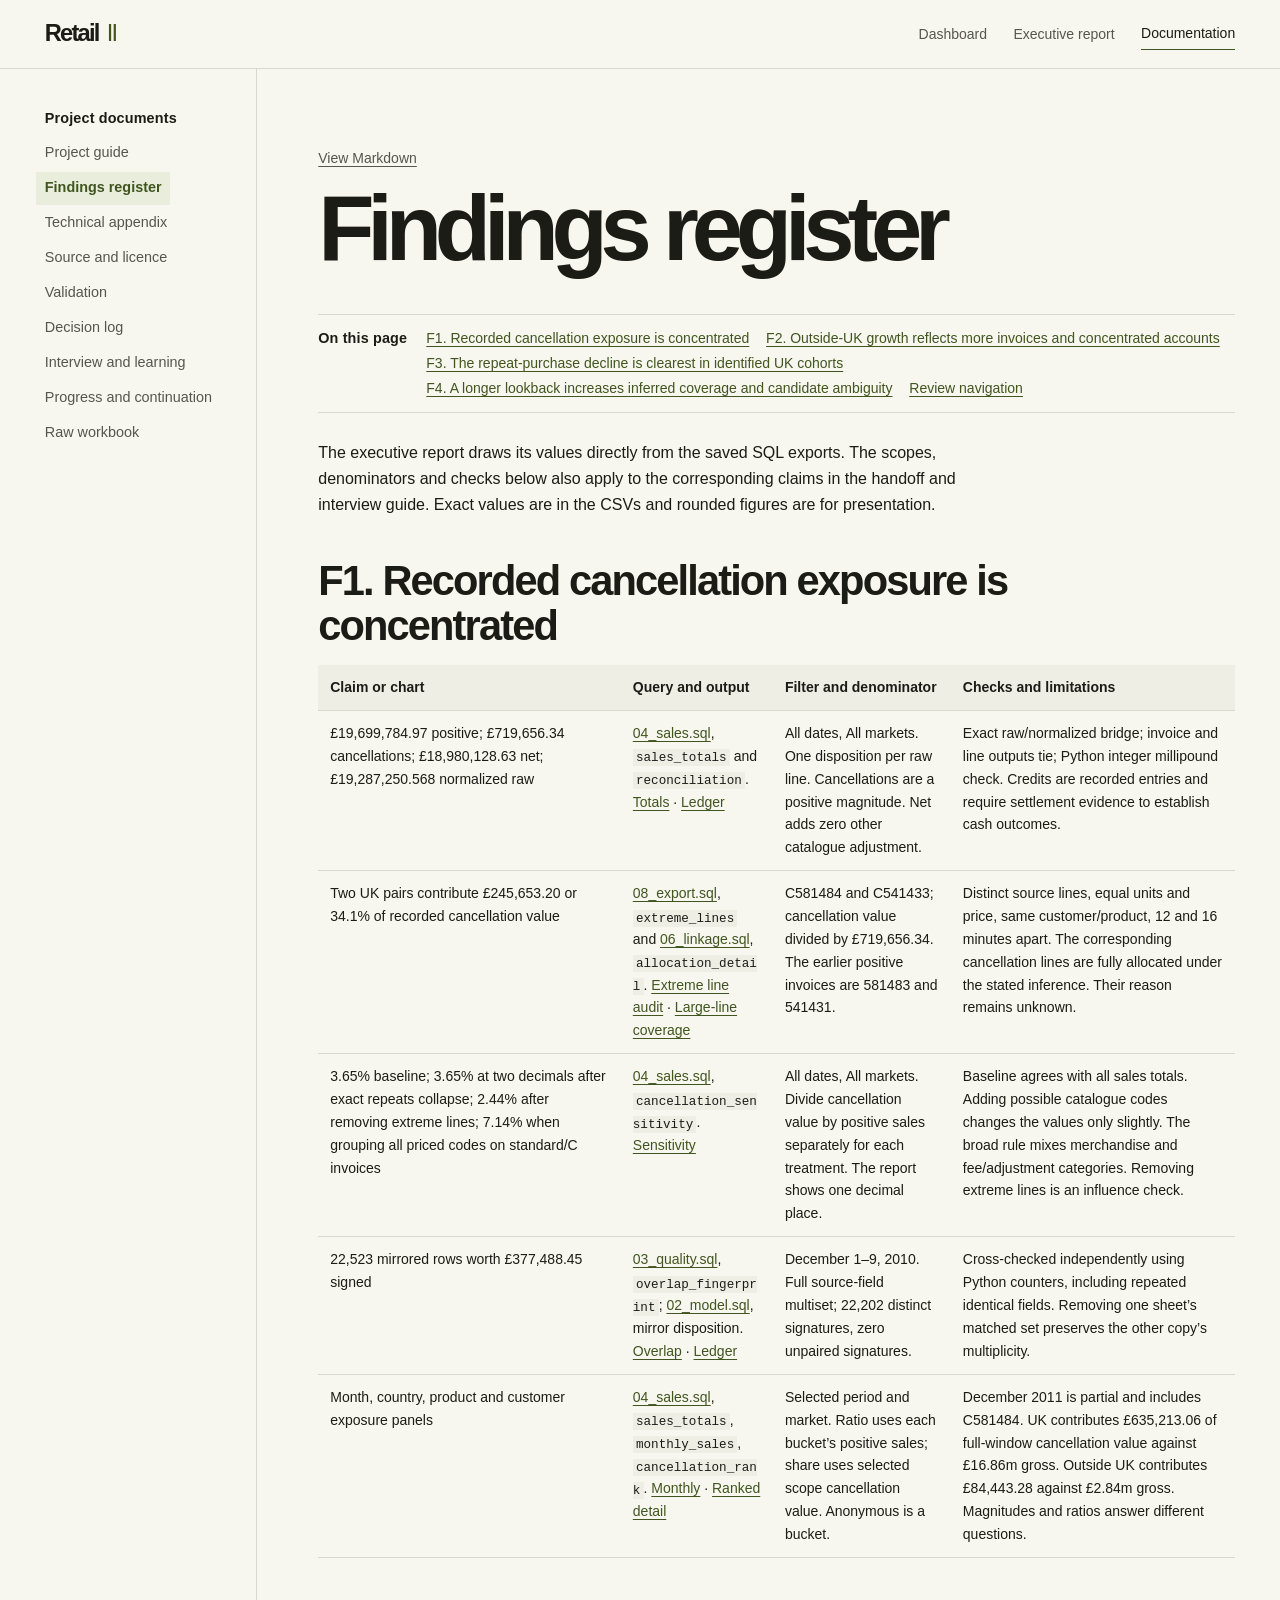
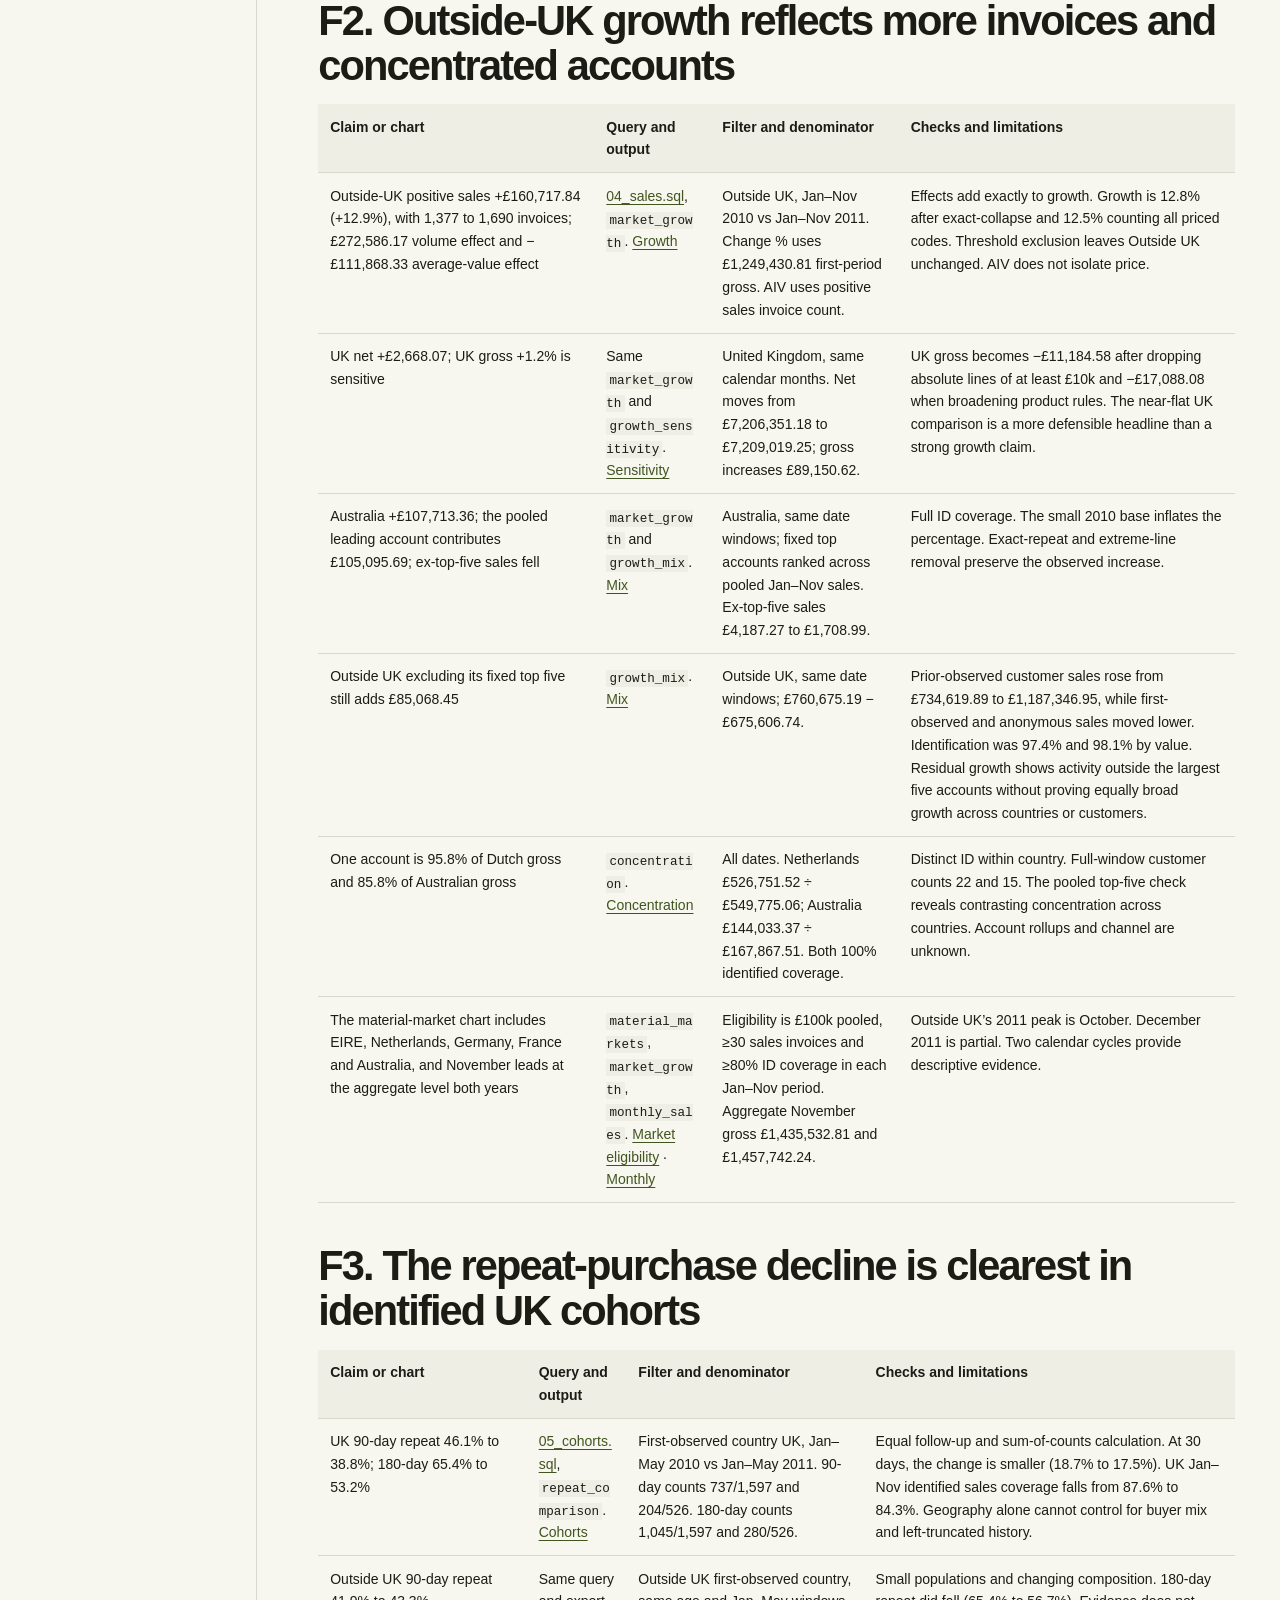
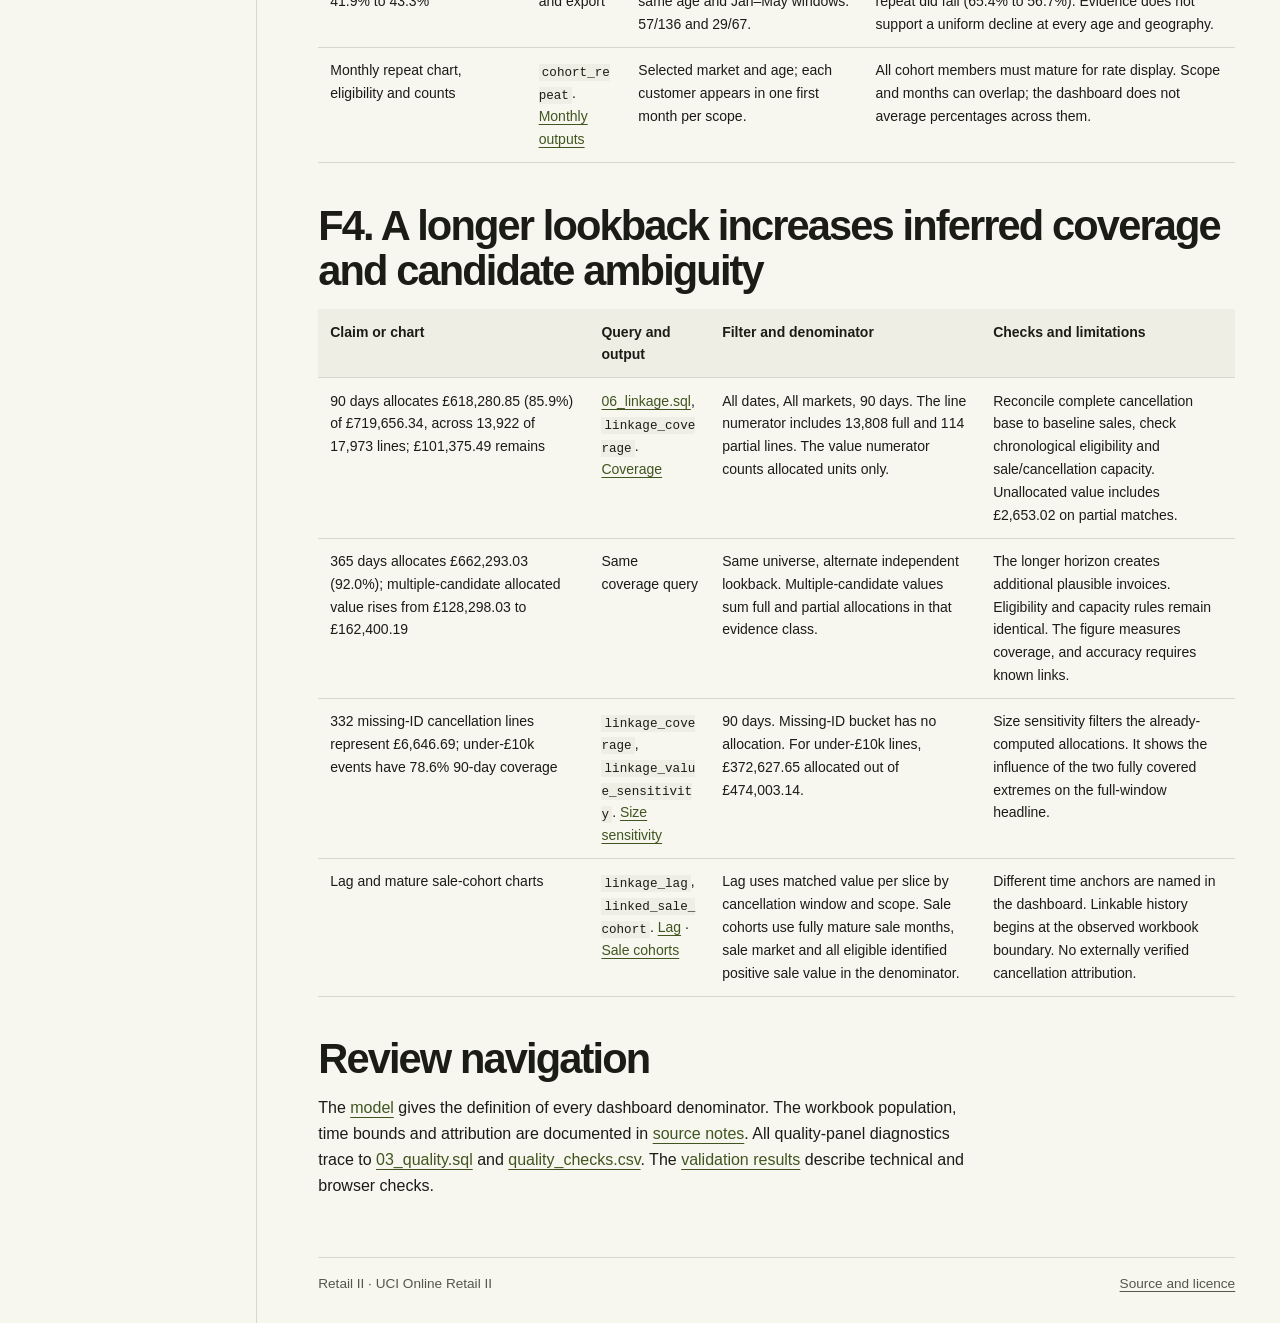
<file: dashboard/library/findings.html>
<!doctype html>
<html lang="en-GB">
<head>
  <meta charset="utf-8">
  <meta name="viewport" content="width=device-width, initial-scale=1">
  <title>Findings register | Retail II</title>
  <link rel="stylesheet" href="../styles.css">
  <link rel="stylesheet" href="../library.css">
</head>
<body class="library">
  <a class="skip" href="#main">Skip to document</a>
  <header class="masthead">
    <div class="frame masthead-inner">
      <a href="../index.html" class="wordmark" aria-label="Retail II home">Retail<span>II</span></a>
      <nav class="utility-nav" aria-label="Project">
        <a href="../index.html">Dashboard</a>
        <a href="../report.html" aria-label="Executive report"><span class="full-label">Executive report</span><span class="short-label" aria-hidden="true">Report</span></a>
        <a href="index.html" aria-label="Documentation" aria-current="page"><span class="full-label">Documentation</span><span class="short-label" aria-hidden="true">Docs</span></a>
      </nav>
    </div>
  </header>
  <div class="frame library-layout">
    <aside class="library-index">
      <nav aria-label="Documents">
        <h2>Project documents</h2>
        <div><a href="index.html">Project guide</a><a href="findings.html" aria-current="page">Findings register</a><a href="technical.html">Technical appendix</a><a href="source.html">Source and licence</a><a href="validation.html">Validation</a><a href="decisions.html">Decision log</a><a href="interview.html">Interview and learning</a><a href="progress.html">Progress and continuation</a><a href="raw.html">Raw workbook</a></div>
      </nav>
    </aside>
    <main id="main" tabindex="-1">
      <header class="doc-heading">
        <a href="../../docs/FINDINGS.md">View Markdown</a>
        <h1>Findings register</h1>
      </header>
      <nav class="doc-toc" aria-label="On this page"><h2>On this page</h2><div><a href="#f1-recorded-cancellation-exposure-is-concentrated">F1. Recorded cancellation exposure is concentrated</a><a href="#f2-outside-uk-growth-reflects-more-invoices-and-concentrated-accounts">F2. Outside-UK growth reflects more invoices and concentrated accounts</a><a href="#f3-the-repeat-purchase-decline-is-clearest-in-identified-uk-cohorts">F3. The repeat-purchase decline is clearest in identified UK cohorts</a><a href="#f4-a-longer-lookback-increases-inferred-coverage-and-candidate-ambiguity">F4. A longer lookback increases inferred coverage and candidate ambiguity</a><a href="#review-navigation">Review navigation</a></div></nav>
      <article class="doc-content">
<p>The executive report draws its values directly from the saved SQL exports. The scopes, denominators and checks below also apply to the corresponding claims in the handoff and interview guide. Exact values are in the CSVs and rounded figures are for presentation.</p>
<h2 id="f1-recorded-cancellation-exposure-is-concentrated">F1. Recorded cancellation exposure is concentrated</h2>
<div class="table-wrap" tabindex="0" role="region" aria-label="Document table"><table>
<thead>
<tr>
<th>Claim or chart</th>
<th>Query and output</th>
<th>Filter and denominator</th>
<th>Checks and limitations</th>
</tr>
</thead>
<tbody>
<tr>
<td>£19,699,784.97 positive; £719,656.34 cancellations; £18,980,128.63 net; £19,287,250.568 normalized raw</td>
<td><a href="../../sql/04_sales.sql">04_sales.sql</a>, <code>sales_totals</code> and <code>reconciliation</code>. <a href="../../outputs/sales_totals.csv">Totals</a> · <a href="../../outputs/reconciliation.csv">Ledger</a></td>
<td>All dates, All markets. One disposition per raw line. Cancellations are a positive magnitude. Net adds zero other catalogue adjustment.</td>
<td>Exact raw/normalized bridge; invoice and line outputs tie; Python integer millipound check. Credits are recorded entries and require settlement evidence to establish cash outcomes.</td>
</tr>
<tr>
<td>Two UK pairs contribute £245,653.20 or 34.1% of recorded cancellation value</td>
<td><a href="../../sql/08_export.sql">08_export.sql</a>, <code>extreme_lines</code> and <a href="../../sql/06_linkage.sql">06_linkage.sql</a>, <code>allocation_detail</code>. <a href="../../outputs/extreme_lines.csv">Extreme line audit</a> · <a href="../../outputs/linkage_value_sensitivity.csv">Large-line coverage</a></td>
<td>C581484 and C541433; cancellation value divided by £719,656.34. The earlier positive invoices are 581483 and 541431.</td>
<td>Distinct source lines, equal units and price, same customer/product, 12 and 16 minutes apart. The corresponding cancellation lines are fully allocated under the stated inference. Their reason remains unknown.</td>
</tr>
<tr>
<td>3.65% baseline; 3.65% at two decimals after exact repeats collapse; 2.44% after removing extreme lines; 7.14% when grouping all priced codes on standard/C invoices</td>
<td><a href="../../sql/04_sales.sql">04_sales.sql</a>, <code>cancellation_sensitivity</code>. <a href="../../outputs/cancellation_sensitivity.csv">Sensitivity</a></td>
<td>All dates, All markets. Divide cancellation value by positive sales separately for each treatment. The report shows one decimal place.</td>
<td>Baseline agrees with all sales totals. Adding possible catalogue codes changes the values only slightly. The broad rule mixes merchandise and fee/adjustment categories. Removing extreme lines is an influence check.</td>
</tr>
<tr>
<td>22,523 mirrored rows worth £377,488.45 signed</td>
<td><a href="../../sql/03_quality.sql">03_quality.sql</a>, <code>overlap_fingerprint</code>; <a href="../../sql/02_model.sql">02_model.sql</a>, mirror disposition. <a href="../../outputs/overlap_fingerprint.csv">Overlap</a> · <a href="../../outputs/reconciliation.csv">Ledger</a></td>
<td>December 1–9, 2010. Full source-field multiset; 22,202 distinct signatures, zero unpaired signatures.</td>
<td>Cross-checked independently using Python counters, including repeated identical fields. Removing one sheet’s matched set preserves the other copy’s multiplicity.</td>
</tr>
<tr>
<td>Month, country, product and customer exposure panels</td>
<td><a href="../../sql/04_sales.sql">04_sales.sql</a>, <code>sales_totals</code>, <code>monthly_sales</code>, <code>cancellation_rank</code>. <a href="../../outputs/monthly_sales.csv">Monthly</a> · <a href="../../outputs/cancellation_rank.csv">Ranked detail</a></td>
<td>Selected period and market. Ratio uses each bucket’s positive sales; share uses selected scope cancellation value. Anonymous is a bucket.</td>
<td>December 2011 is partial and includes C581484. UK contributes £635,213.06 of full-window cancellation value against £16.86m gross. Outside UK contributes £84,443.28 against £2.84m gross. Magnitudes and ratios answer different questions.</td>
</tr>
</tbody>
</table></div>
<h2 id="f2-outside-uk-growth-reflects-more-invoices-and-concentrated-accounts">F2. Outside-UK growth reflects more invoices and concentrated accounts</h2>
<div class="table-wrap" tabindex="0" role="region" aria-label="Document table"><table>
<thead>
<tr>
<th>Claim or chart</th>
<th>Query and output</th>
<th>Filter and denominator</th>
<th>Checks and limitations</th>
</tr>
</thead>
<tbody>
<tr>
<td>Outside-UK positive sales +£160,717.84 (+12.9%), with 1,377 to 1,690 invoices; £272,586.17 volume effect and −£111,868.33 average-value effect</td>
<td><a href="../../sql/04_sales.sql">04_sales.sql</a>, <code>market_growth</code>. <a href="../../outputs/market_growth.csv">Growth</a></td>
<td>Outside UK, Jan–Nov 2010 vs Jan–Nov 2011. Change % uses £1,249,430.81 first-period gross. AIV uses positive sales invoice count.</td>
<td>Effects add exactly to growth. Growth is 12.8% after exact-collapse and 12.5% counting all priced codes. Threshold exclusion leaves Outside UK unchanged. AIV does not isolate price.</td>
</tr>
<tr>
<td>UK net +£2,668.07; UK gross +1.2% is sensitive</td>
<td>Same <code>market_growth</code> and <code>growth_sensitivity</code>. <a href="../../outputs/growth_sensitivity.csv">Sensitivity</a></td>
<td>United Kingdom, same calendar months. Net moves from £7,206,351.18 to £7,209,019.25; gross increases £89,150.62.</td>
<td>UK gross becomes −£11,184.58 after dropping absolute lines of at least £10k and −£17,088.08 when broadening product rules. The near-flat UK comparison is a more defensible headline than a strong growth claim.</td>
</tr>
<tr>
<td>Australia +£107,713.36; the pooled leading account contributes £105,095.69; ex-top-five sales fell</td>
<td><code>market_growth</code> and <code>growth_mix</code>. <a href="../../outputs/growth_mix.csv">Mix</a></td>
<td>Australia, same date windows; fixed top accounts ranked across pooled Jan–Nov sales. Ex-top-five sales £4,187.27 to £1,708.99.</td>
<td>Full ID coverage. The small 2010 base inflates the percentage. Exact-repeat and extreme-line removal preserve the observed increase.</td>
</tr>
<tr>
<td>Outside UK excluding its fixed top five still adds £85,068.45</td>
<td><code>growth_mix</code>. <a href="../../outputs/growth_mix.csv">Mix</a></td>
<td>Outside UK, same date windows; £760,675.19 − £675,606.74.</td>
<td>Prior-observed customer sales rose from £734,619.89 to £1,187,346.95, while first-observed and anonymous sales moved lower. Identification was 97.4% and 98.1% by value. Residual growth shows activity outside the largest five accounts without proving equally broad growth across countries or customers.</td>
</tr>
<tr>
<td>One account is 95.8% of Dutch gross and 85.8% of Australian gross</td>
<td><code>concentration</code>. <a href="../../outputs/concentration.csv">Concentration</a></td>
<td>All dates. Netherlands £526,751.52 ÷ £549,775.06; Australia £144,033.37 ÷ £167,867.51. Both 100% identified coverage.</td>
<td>Distinct ID within country. Full-window customer counts 22 and 15. The pooled top-five check reveals contrasting concentration across countries. Account rollups and channel are unknown.</td>
</tr>
<tr>
<td>The material-market chart includes EIRE, Netherlands, Germany, France and Australia, and November leads at the aggregate level both years</td>
<td><code>material_markets</code>, <code>market_growth</code>, <code>monthly_sales</code>. <a href="../../outputs/material_markets.csv">Market eligibility</a> · <a href="../../outputs/monthly_sales.csv">Monthly</a></td>
<td>Eligibility is £100k pooled, ≥30 sales invoices and ≥80% ID coverage in each Jan–Nov period. Aggregate November gross £1,435,532.81 and £1,457,742.24.</td>
<td>Outside UK’s 2011 peak is October. December 2011 is partial. Two calendar cycles provide descriptive evidence.</td>
</tr>
</tbody>
</table></div>
<h2 id="f3-the-repeat-purchase-decline-is-clearest-in-identified-uk-cohorts">F3. The repeat-purchase decline is clearest in identified UK cohorts</h2>
<div class="table-wrap" tabindex="0" role="region" aria-label="Document table"><table>
<thead>
<tr>
<th>Claim or chart</th>
<th>Query and output</th>
<th>Filter and denominator</th>
<th>Checks and limitations</th>
</tr>
</thead>
<tbody>
<tr>
<td>UK 90-day repeat 46.1% to 38.8%; 180-day 65.4% to 53.2%</td>
<td><a href="../../sql/05_cohorts.sql">05_cohorts.sql</a>, <code>repeat_comparison</code>. <a href="../../outputs/repeat_comparison.csv">Cohorts</a></td>
<td>First-observed country UK, Jan–May 2010 vs Jan–May 2011. 90-day counts 737/1,597 and 204/526. 180-day counts 1,045/1,597 and 280/526.</td>
<td>Equal follow-up and sum-of-counts calculation. At 30 days, the change is smaller (18.7% to 17.5%). UK Jan–Nov identified sales coverage falls from 87.6% to 84.3%. Geography alone cannot control for buyer mix and left-truncated history.</td>
</tr>
<tr>
<td>Outside UK 90-day repeat 41.9% to 43.3%</td>
<td>Same query and export</td>
<td>Outside UK first-observed country, same age and Jan–May windows. 57/136 and 29/67.</td>
<td>Small populations and changing composition. 180-day repeat did fall (65.4% to 56.7%). Evidence does not support a uniform decline at every age and geography.</td>
</tr>
<tr>
<td>Monthly repeat chart, eligibility and counts</td>
<td><code>cohort_repeat</code>. <a href="../../outputs/cohort_repeat.csv">Monthly outputs</a></td>
<td>Selected market and age; each customer appears in one first month per scope.</td>
<td>All cohort members must mature for rate display. Scope and months can overlap; the dashboard does not average percentages across them.</td>
</tr>
</tbody>
</table></div>
<h2 id="f4-a-longer-lookback-increases-inferred-coverage-and-candidate-ambiguity">F4. A longer lookback increases inferred coverage and candidate ambiguity</h2>
<div class="table-wrap" tabindex="0" role="region" aria-label="Document table"><table>
<thead>
<tr>
<th>Claim or chart</th>
<th>Query and output</th>
<th>Filter and denominator</th>
<th>Checks and limitations</th>
</tr>
</thead>
<tbody>
<tr>
<td>90 days allocates £618,280.85 (85.9%) of £719,656.34, across 13,922 of 17,973 lines; £101,375.49 remains</td>
<td><a href="../../sql/06_linkage.sql">06_linkage.sql</a>, <code>linkage_coverage</code>. <a href="../../outputs/linkage_coverage.csv">Coverage</a></td>
<td>All dates, All markets, 90 days. The line numerator includes 13,808 full and 114 partial lines. The value numerator counts allocated units only.</td>
<td>Reconcile complete cancellation base to baseline sales, check chronological eligibility and sale/cancellation capacity. Unallocated value includes £2,653.02 on partial matches.</td>
</tr>
<tr>
<td>365 days allocates £662,293.03 (92.0%); multiple-candidate allocated value rises from £128,298.03 to £162,400.19</td>
<td>Same coverage query</td>
<td>Same universe, alternate independent lookback. Multiple-candidate values sum full and partial allocations in that evidence class.</td>
<td>The longer horizon creates additional plausible invoices. Eligibility and capacity rules remain identical. The figure measures coverage, and accuracy requires known links.</td>
</tr>
<tr>
<td>332 missing-ID cancellation lines represent £6,646.69; under-£10k events have 78.6% 90-day coverage</td>
<td><code>linkage_coverage</code>, <code>linkage_value_sensitivity</code>. <a href="../../outputs/linkage_value_sensitivity.csv">Size sensitivity</a></td>
<td>90 days. Missing-ID bucket has no allocation. For under-£10k lines, £372,627.65 allocated out of £474,003.14.</td>
<td>Size sensitivity filters the already-computed allocations. It shows the influence of the two fully covered extremes on the full-window headline.</td>
</tr>
<tr>
<td>Lag and mature sale-cohort charts</td>
<td><code>linkage_lag</code>, <code>linked_sale_cohort</code>. <a href="../../outputs/linkage_lag.csv">Lag</a> · <a href="../../outputs/linked_sale_cohort.csv">Sale cohorts</a></td>
<td>Lag uses matched value per slice by cancellation window and scope. Sale cohorts use fully mature sale months, sale market and all eligible identified positive sale value in the denominator.</td>
<td>Different time anchors are named in the dashboard. Linkable history begins at the observed workbook boundary. No externally verified cancellation attribution.</td>
</tr>
</tbody>
</table></div>
<h2 id="review-navigation">Review navigation</h2>
<p>The <a href="technical.html">model</a> gives the definition of every dashboard denominator. The workbook population, time bounds and attribution are documented in <a href="source.html">source notes</a>. All quality-panel diagnostics trace to <a href="../../sql/03_quality.sql">03_quality.sql</a> and <a href="../../outputs/quality_checks.csv">quality_checks.csv</a>. The <a href="validation.html">validation results</a> describe technical and browser checks.</p>

      </article>
      <footer class="page-footer">
        <span>Retail II · UCI Online Retail II</span>
        <a href="source.html">Source and licence</a>
      </footer>
    </main>
  </div>
</body>
</html>
</file>
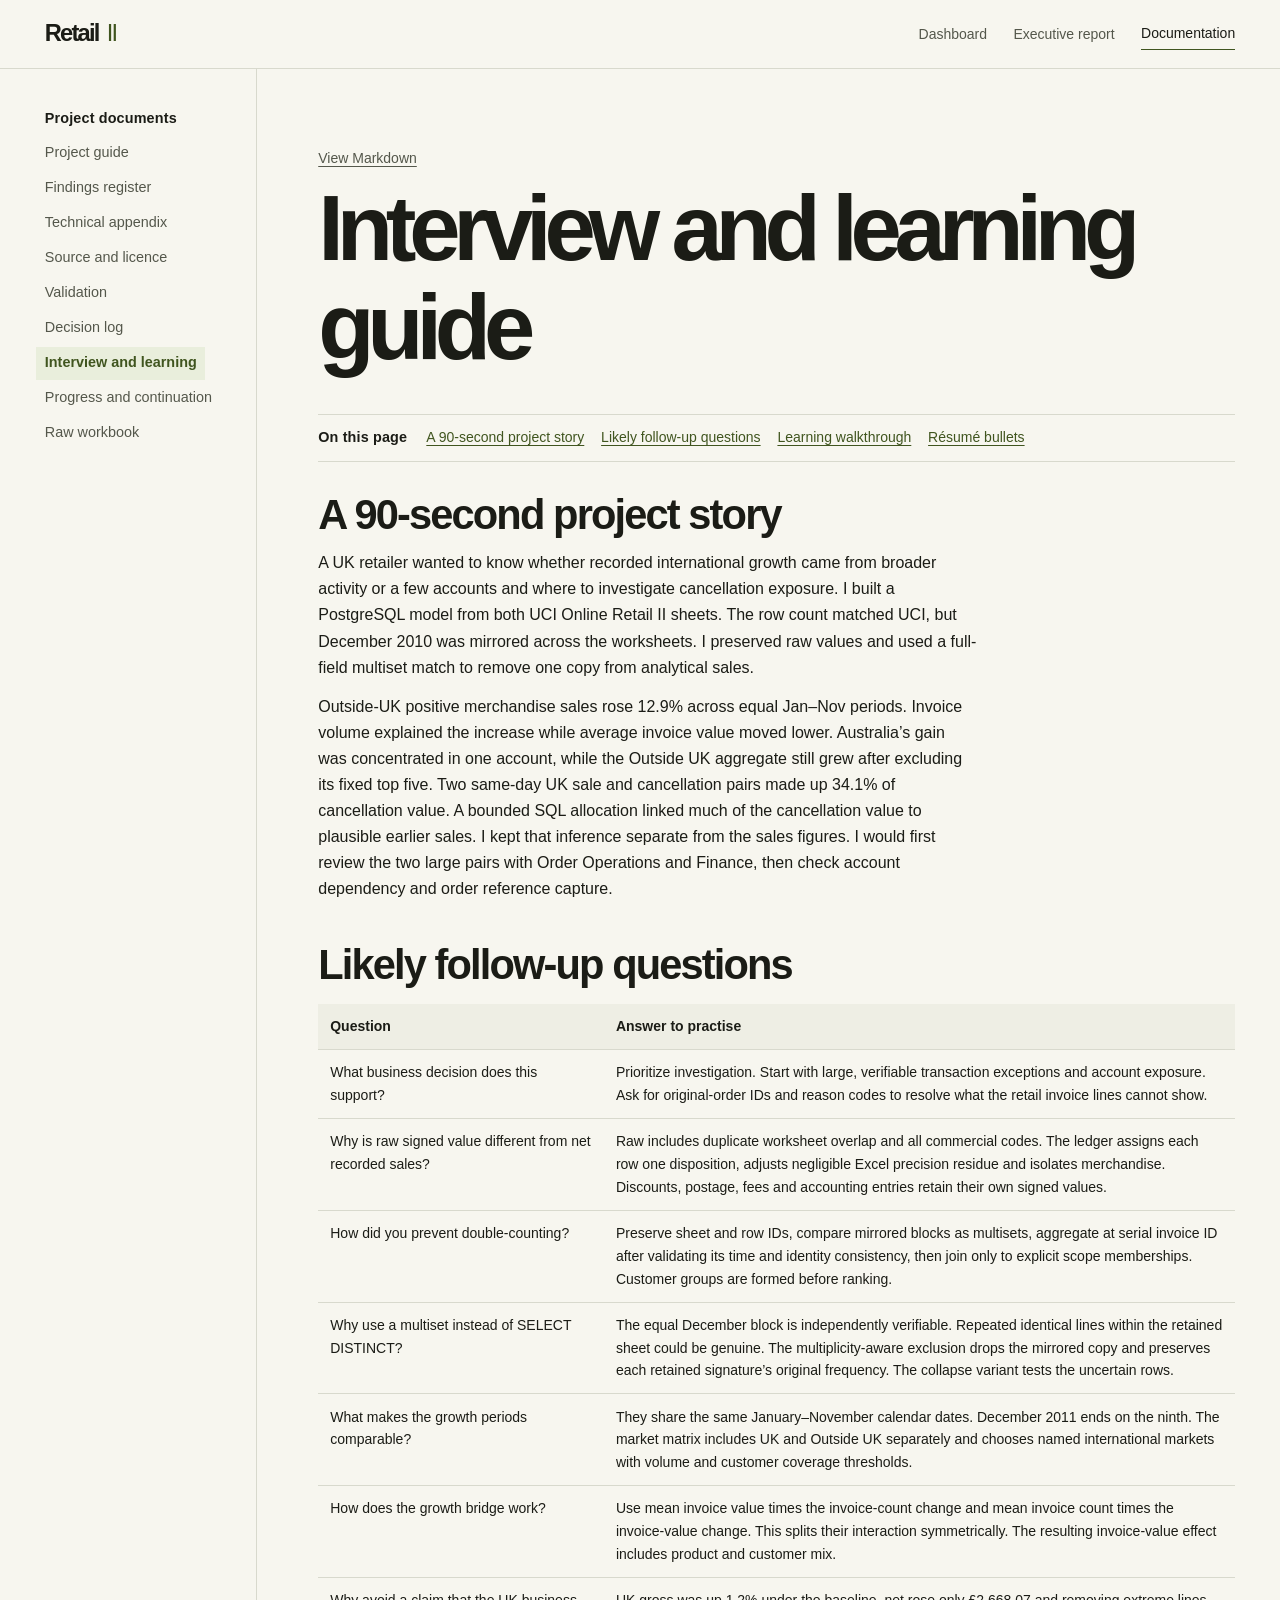
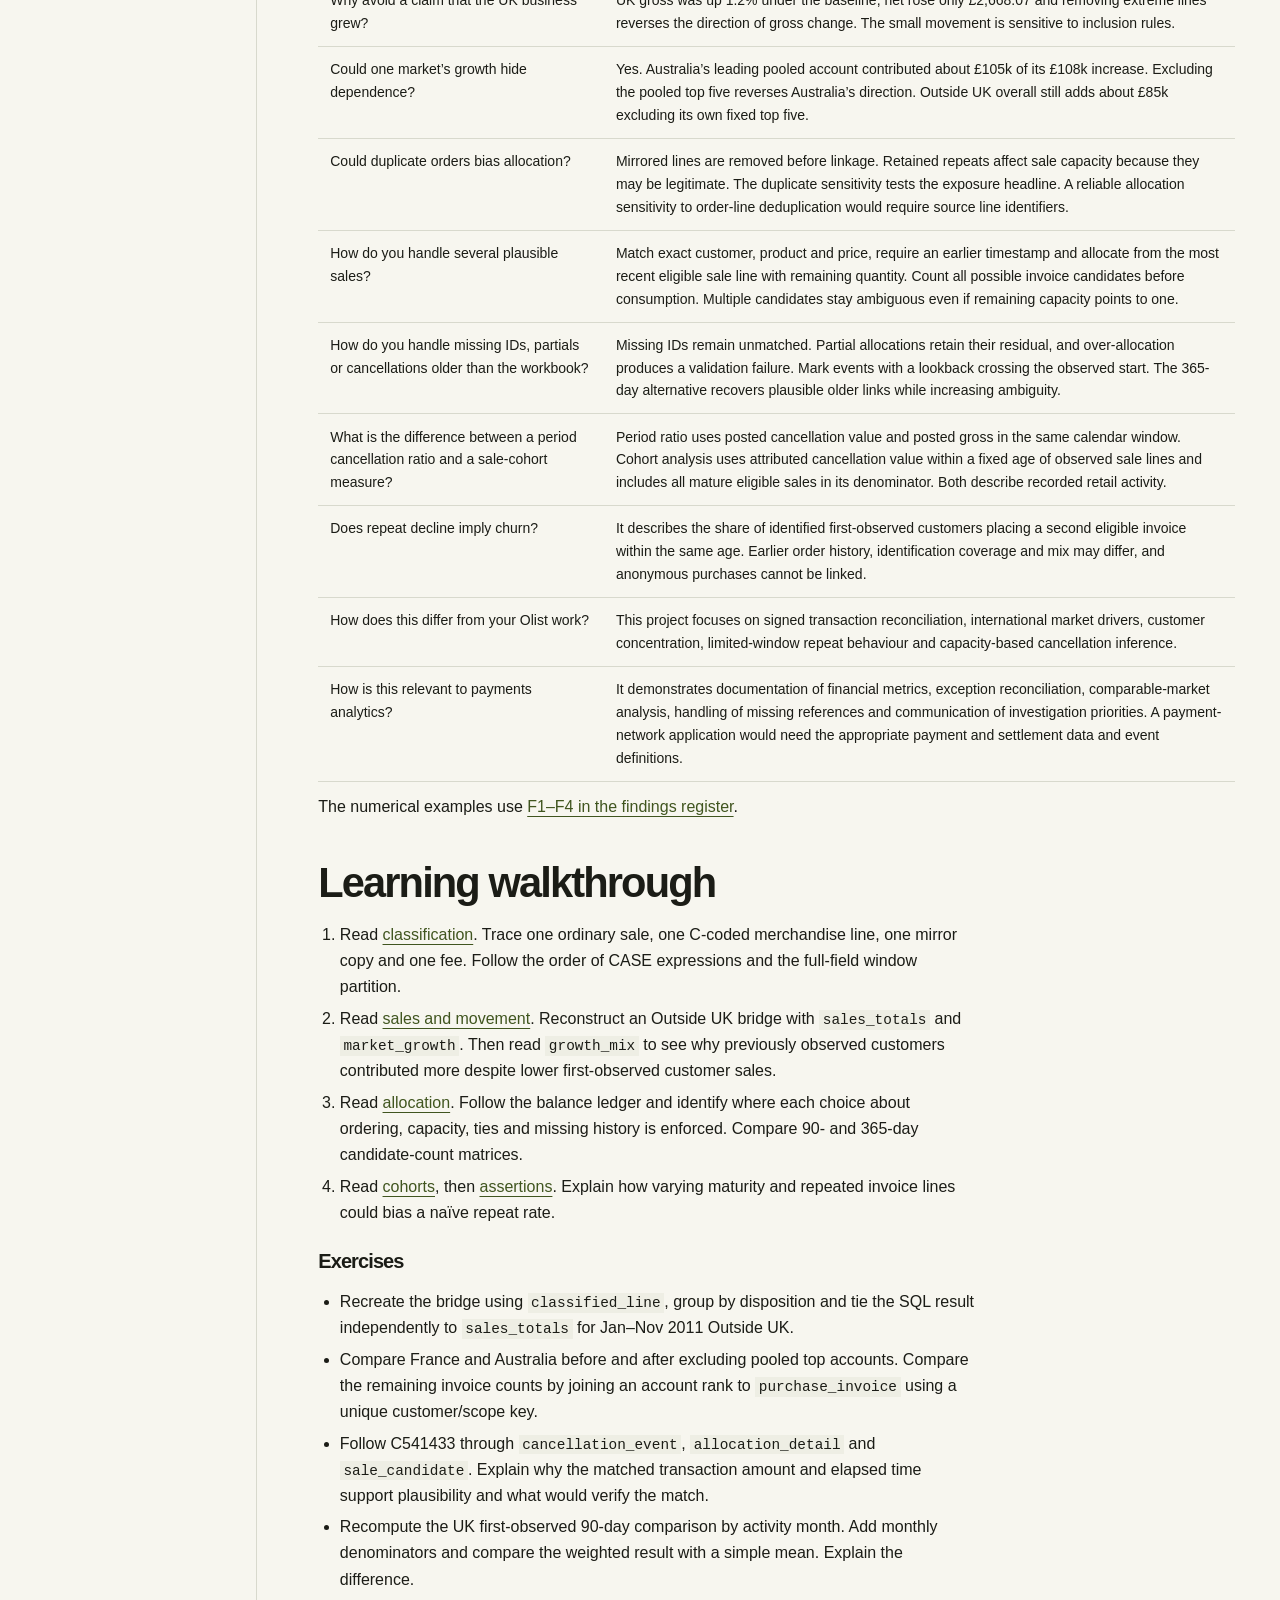
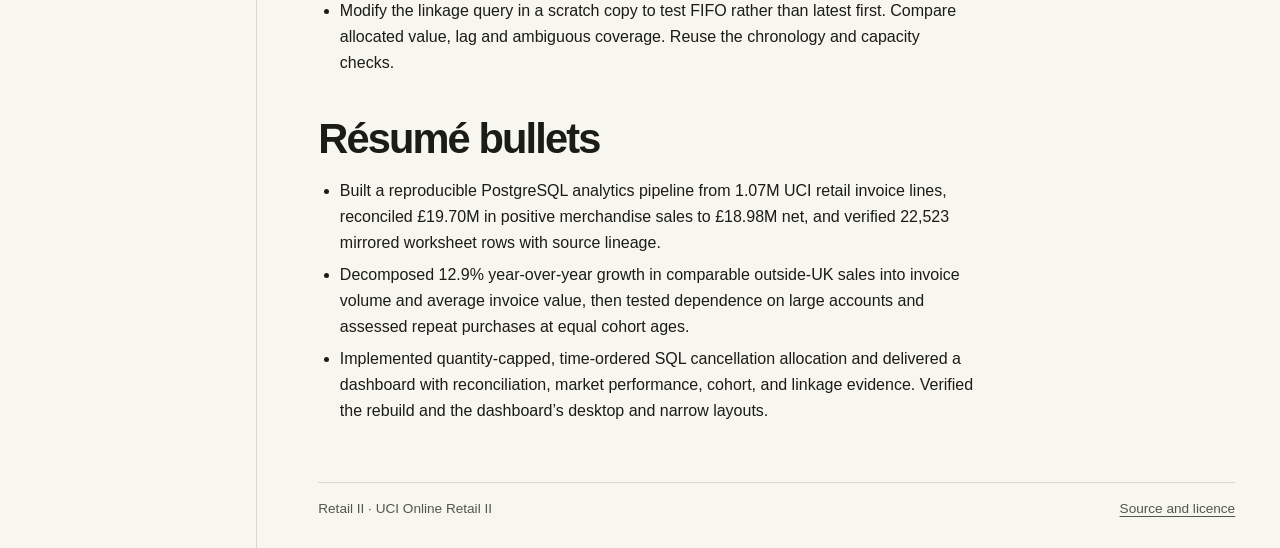
<file: dashboard/library/interview.html>
<!doctype html>
<html lang="en-GB">
<head>
  <meta charset="utf-8">
  <meta name="viewport" content="width=device-width, initial-scale=1">
  <title>Interview and learning | Retail II</title>
  <link rel="stylesheet" href="../styles.css">
  <link rel="stylesheet" href="../library.css">
</head>
<body class="library">
  <a class="skip" href="#main">Skip to document</a>
  <header class="masthead">
    <div class="frame masthead-inner">
      <a href="../index.html" class="wordmark" aria-label="Retail II home">Retail<span>II</span></a>
      <nav class="utility-nav" aria-label="Project">
        <a href="../index.html">Dashboard</a>
        <a href="../report.html" aria-label="Executive report"><span class="full-label">Executive report</span><span class="short-label" aria-hidden="true">Report</span></a>
        <a href="index.html" aria-label="Documentation" aria-current="page"><span class="full-label">Documentation</span><span class="short-label" aria-hidden="true">Docs</span></a>
      </nav>
    </div>
  </header>
  <div class="frame library-layout">
    <aside class="library-index">
      <nav aria-label="Documents">
        <h2>Project documents</h2>
        <div><a href="index.html">Project guide</a><a href="findings.html">Findings register</a><a href="technical.html">Technical appendix</a><a href="source.html">Source and licence</a><a href="validation.html">Validation</a><a href="decisions.html">Decision log</a><a href="interview.html" aria-current="page">Interview and learning</a><a href="progress.html">Progress and continuation</a><a href="raw.html">Raw workbook</a></div>
      </nav>
    </aside>
    <main id="main" tabindex="-1">
      <header class="doc-heading">
        <a href="../../docs/INTERVIEW_AND_LEARNING.md">View Markdown</a>
        <h1>Interview and learning guide</h1>
      </header>
      <nav class="doc-toc" aria-label="On this page"><h2>On this page</h2><div><a href="#a-90-second-project-story">A 90-second project story</a><a href="#likely-follow-up-questions">Likely follow-up questions</a><a href="#learning-walkthrough">Learning walkthrough</a><a href="#resume-bullets">Résumé bullets</a></div></nav>
      <article class="doc-content">
<h2 id="a-90-second-project-story">A 90-second project story</h2>
<p>A UK retailer wanted to know whether recorded international growth came from broader activity or a few accounts and where to investigate cancellation exposure. I built a PostgreSQL model from both UCI Online Retail II sheets. The row count matched UCI, but December 2010 was mirrored across the worksheets. I preserved raw values and used a full-field multiset match to remove one copy from analytical sales.</p>
<p>Outside-UK positive merchandise sales rose 12.9% across equal Jan–Nov periods. Invoice volume explained the increase while average invoice value moved lower. Australia’s gain was concentrated in one account, while the Outside UK aggregate still grew after excluding its fixed top five. Two same-day UK sale and cancellation pairs made up 34.1% of cancellation value. A bounded SQL allocation linked much of the cancellation value to plausible earlier sales. I kept that inference separate from the sales figures. I would first review the two large pairs with Order Operations and Finance, then check account dependency and order reference capture.</p>
<h2 id="likely-follow-up-questions">Likely follow-up questions</h2>
<div class="table-wrap" tabindex="0" role="region" aria-label="Document table"><table>
<thead>
<tr>
<th>Question</th>
<th>Answer to practise</th>
</tr>
</thead>
<tbody>
<tr>
<td>What business decision does this support?</td>
<td>Prioritize investigation. Start with large, verifiable transaction exceptions and account exposure. Ask for original-order IDs and reason codes to resolve what the retail invoice lines cannot show.</td>
</tr>
<tr>
<td>Why is raw signed value different from net recorded sales?</td>
<td>Raw includes duplicate worksheet overlap and all commercial codes. The ledger assigns each row one disposition, adjusts negligible Excel precision residue and isolates merchandise. Discounts, postage, fees and accounting entries retain their own signed values.</td>
</tr>
<tr>
<td>How did you prevent double-counting?</td>
<td>Preserve sheet and row IDs, compare mirrored blocks as multisets, aggregate at serial invoice ID after validating its time and identity consistency, then join only to explicit scope memberships. Customer groups are formed before ranking.</td>
</tr>
<tr>
<td>Why use a multiset instead of SELECT DISTINCT?</td>
<td>The equal December block is independently verifiable. Repeated identical lines within the retained sheet could be genuine. The multiplicity-aware exclusion drops the mirrored copy and preserves each retained signature’s original frequency. The collapse variant tests the uncertain rows.</td>
</tr>
<tr>
<td>What makes the growth periods comparable?</td>
<td>They share the same January–November calendar dates. December 2011 ends on the ninth. The market matrix includes UK and Outside UK separately and chooses named international markets with volume and customer coverage thresholds.</td>
</tr>
<tr>
<td>How does the growth bridge work?</td>
<td>Use mean invoice value times the invoice-count change and mean invoice count times the invoice-value change. This splits their interaction symmetrically. The resulting invoice-value effect includes product and customer mix.</td>
</tr>
<tr>
<td>Why avoid a claim that the UK business grew?</td>
<td>UK gross was up 1.2% under the baseline, net rose only £2,668.07 and removing extreme lines reverses the direction of gross change. The small movement is sensitive to inclusion rules.</td>
</tr>
<tr>
<td>Could one market’s growth hide dependence?</td>
<td>Yes. Australia’s leading pooled account contributed about £105k of its £108k increase. Excluding the pooled top five reverses Australia’s direction. Outside UK overall still adds about £85k excluding its own fixed top five.</td>
</tr>
<tr>
<td>Could duplicate orders bias allocation?</td>
<td>Mirrored lines are removed before linkage. Retained repeats affect sale capacity because they may be legitimate. The duplicate sensitivity tests the exposure headline. A reliable allocation sensitivity to order-line deduplication would require source line identifiers.</td>
</tr>
<tr>
<td>How do you handle several plausible sales?</td>
<td>Match exact customer, product and price, require an earlier timestamp and allocate from the most recent eligible sale line with remaining quantity. Count all possible invoice candidates before consumption. Multiple candidates stay ambiguous even if remaining capacity points to one.</td>
</tr>
<tr>
<td>How do you handle missing IDs, partials or cancellations older than the workbook?</td>
<td>Missing IDs remain unmatched. Partial allocations retain their residual, and over-allocation produces a validation failure. Mark events with a lookback crossing the observed start. The 365-day alternative recovers plausible older links while increasing ambiguity.</td>
</tr>
<tr>
<td>What is the difference between a period cancellation ratio and a sale-cohort measure?</td>
<td>Period ratio uses posted cancellation value and posted gross in the same calendar window. Cohort analysis uses attributed cancellation value within a fixed age of observed sale lines and includes all mature eligible sales in its denominator. Both describe recorded retail activity.</td>
</tr>
<tr>
<td>Does repeat decline imply churn?</td>
<td>It describes the share of identified first-observed customers placing a second eligible invoice within the same age. Earlier order history, identification coverage and mix may differ, and anonymous purchases cannot be linked.</td>
</tr>
<tr>
<td>How does this differ from your Olist work?</td>
<td>This project focuses on signed transaction reconciliation, international market drivers, customer concentration, limited-window repeat behaviour and capacity-based cancellation inference.</td>
</tr>
<tr>
<td>How is this relevant to payments analytics?</td>
<td>It demonstrates documentation of financial metrics, exception reconciliation, comparable-market analysis, handling of missing references and communication of investigation priorities. A payment-network application would need the appropriate payment and settlement data and event definitions.</td>
</tr>
</tbody>
</table></div>
<p>The numerical examples use <a href="findings.html">F1–F4 in the findings register</a>.</p>
<h2 id="learning-walkthrough">Learning walkthrough</h2>
<ol>
<li>Read <a href="../../sql/02_model.sql">classification</a>. Trace one ordinary sale, one C-coded merchandise line, one mirror copy and one fee. Follow the order of CASE expressions and the full-field window partition.</li>
<li>Read <a href="../../sql/04_sales.sql">sales and movement</a>. Reconstruct an Outside UK bridge with <code>sales_totals</code> and <code>market_growth</code>. Then read <code>growth_mix</code> to see why previously observed customers contributed more despite lower first-observed customer sales.</li>
<li>Read <a href="../../sql/06_linkage.sql">allocation</a>. Follow the balance ledger and identify where each choice about ordering, capacity, ties and missing history is enforced. Compare 90- and 365-day candidate-count matrices.</li>
<li>Read <a href="../../sql/05_cohorts.sql">cohorts</a>, then <a href="../../sql/07_validate.sql">assertions</a>. Explain how varying maturity and repeated invoice lines could bias a naïve repeat rate.</li>
</ol>
<h3 id="exercises">Exercises</h3>
<ul>
<li>Recreate the bridge using <code>classified_line</code>, group by disposition and tie the SQL result independently to <code>sales_totals</code> for Jan–Nov 2011 Outside UK.</li>
<li>Compare France and Australia before and after excluding pooled top accounts. Compare the remaining invoice counts by joining an account rank to <code>purchase_invoice</code> using a unique customer/scope key.</li>
<li>Follow C541433 through <code>cancellation_event</code>, <code>allocation_detail</code> and <code>sale_candidate</code>. Explain why the matched transaction amount and elapsed time support plausibility and what would verify the match.</li>
<li>Recompute the UK first-observed 90-day comparison by activity month. Add monthly denominators and compare the weighted result with a simple mean. Explain the difference.</li>
<li>Modify the linkage query in a scratch copy to test FIFO rather than latest first. Compare allocated value, lag and ambiguous coverage. Reuse the chronology and capacity checks.</li>
</ul>
<h2 id="resume-bullets">Résumé bullets</h2>
<ul>
<li>Built a reproducible PostgreSQL analytics pipeline from 1.07M UCI retail invoice lines, reconciled £19.70M in positive merchandise sales to £18.98M net, and verified 22,523 mirrored worksheet rows with source lineage.</li>
<li>Decomposed 12.9% year-over-year growth in comparable outside-UK sales into invoice volume and average invoice value, then tested dependence on large accounts and assessed repeat purchases at equal cohort ages.</li>
<li>Implemented quantity-capped, time-ordered SQL cancellation allocation and delivered a dashboard with reconciliation, market performance, cohort, and linkage evidence. Verified the rebuild and the dashboard’s desktop and narrow layouts.</li>
</ul>

      </article>
      <footer class="page-footer">
        <span>Retail II · UCI Online Retail II</span>
        <a href="source.html">Source and licence</a>
      </footer>
    </main>
  </div>
</body>
</html>
</file>
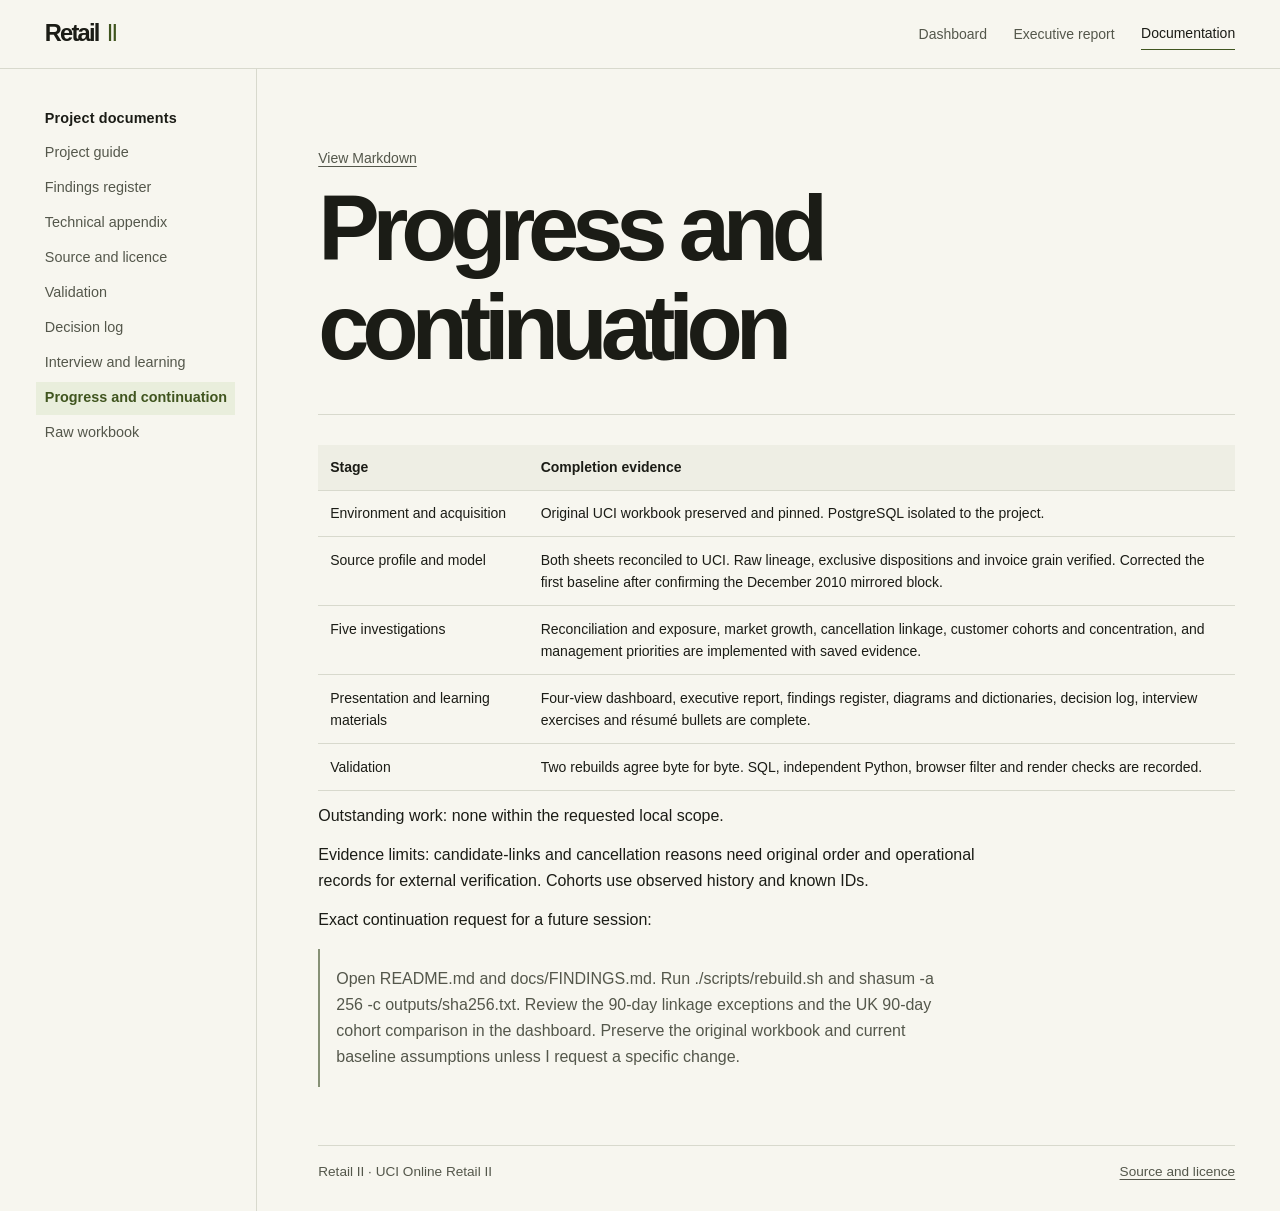
<file: dashboard/library/progress.html>
<!doctype html>
<html lang="en-GB">
<head>
  <meta charset="utf-8">
  <meta name="viewport" content="width=device-width, initial-scale=1">
  <title>Progress and continuation | Retail II</title>
  <link rel="stylesheet" href="../styles.css">
  <link rel="stylesheet" href="../library.css">
</head>
<body class="library">
  <a class="skip" href="#main">Skip to document</a>
  <header class="masthead">
    <div class="frame masthead-inner">
      <a href="../index.html" class="wordmark" aria-label="Retail II home">Retail<span>II</span></a>
      <nav class="utility-nav" aria-label="Project">
        <a href="../index.html">Dashboard</a>
        <a href="../report.html" aria-label="Executive report"><span class="full-label">Executive report</span><span class="short-label" aria-hidden="true">Report</span></a>
        <a href="index.html" aria-label="Documentation" aria-current="page"><span class="full-label">Documentation</span><span class="short-label" aria-hidden="true">Docs</span></a>
      </nav>
    </div>
  </header>
  <div class="frame library-layout">
    <aside class="library-index">
      <nav aria-label="Documents">
        <h2>Project documents</h2>
        <div><a href="index.html">Project guide</a><a href="findings.html">Findings register</a><a href="technical.html">Technical appendix</a><a href="source.html">Source and licence</a><a href="validation.html">Validation</a><a href="decisions.html">Decision log</a><a href="interview.html">Interview and learning</a><a href="progress.html" aria-current="page">Progress and continuation</a><a href="raw.html">Raw workbook</a></div>
      </nav>
    </aside>
    <main id="main" tabindex="-1">
      <header class="doc-heading">
        <a href="../../docs/PROGRESS.md">View Markdown</a>
        <h1>Progress and continuation</h1>
      </header>
      <article class="doc-content">
<div class="table-wrap" tabindex="0" role="region" aria-label="Document table"><table>
<thead>
<tr>
<th>Stage</th>
<th>Completion evidence</th>
</tr>
</thead>
<tbody>
<tr>
<td>Environment and acquisition</td>
<td>Original UCI workbook preserved and pinned. PostgreSQL isolated to the project.</td>
</tr>
<tr>
<td>Source profile and model</td>
<td>Both sheets reconciled to UCI. Raw lineage, exclusive dispositions and invoice grain verified. Corrected the first baseline after confirming the December 2010 mirrored block.</td>
</tr>
<tr>
<td>Five investigations</td>
<td>Reconciliation and exposure, market growth, cancellation linkage, customer cohorts and concentration, and management priorities are implemented with saved evidence.</td>
</tr>
<tr>
<td>Presentation and learning materials</td>
<td>Four-view dashboard, executive report, findings register, diagrams and dictionaries, decision log, interview exercises and résumé bullets are complete.</td>
</tr>
<tr>
<td>Validation</td>
<td>Two rebuilds agree byte for byte. SQL, independent Python, browser filter and render checks are recorded.</td>
</tr>
</tbody>
</table></div>
<p>Outstanding work: none within the requested local scope.</p>
<p>Evidence limits: candidate-links and cancellation reasons need original order and operational records for external verification. Cohorts use observed history and known IDs.</p>
<p>Exact continuation request for a future session:</p>
<blockquote>
<p>Open README.md and docs/FINDINGS.md. Run ./scripts/rebuild.sh and shasum -a 256 -c outputs/sha256.txt. Review the 90-day linkage exceptions and the UK 90-day cohort comparison in the dashboard. Preserve the original workbook and current baseline assumptions unless I request a specific change.</p>
</blockquote>

      </article>
      <footer class="page-footer">
        <span>Retail II · UCI Online Retail II</span>
        <a href="source.html">Source and licence</a>
      </footer>
    </main>
  </div>
</body>
</html>
</file>
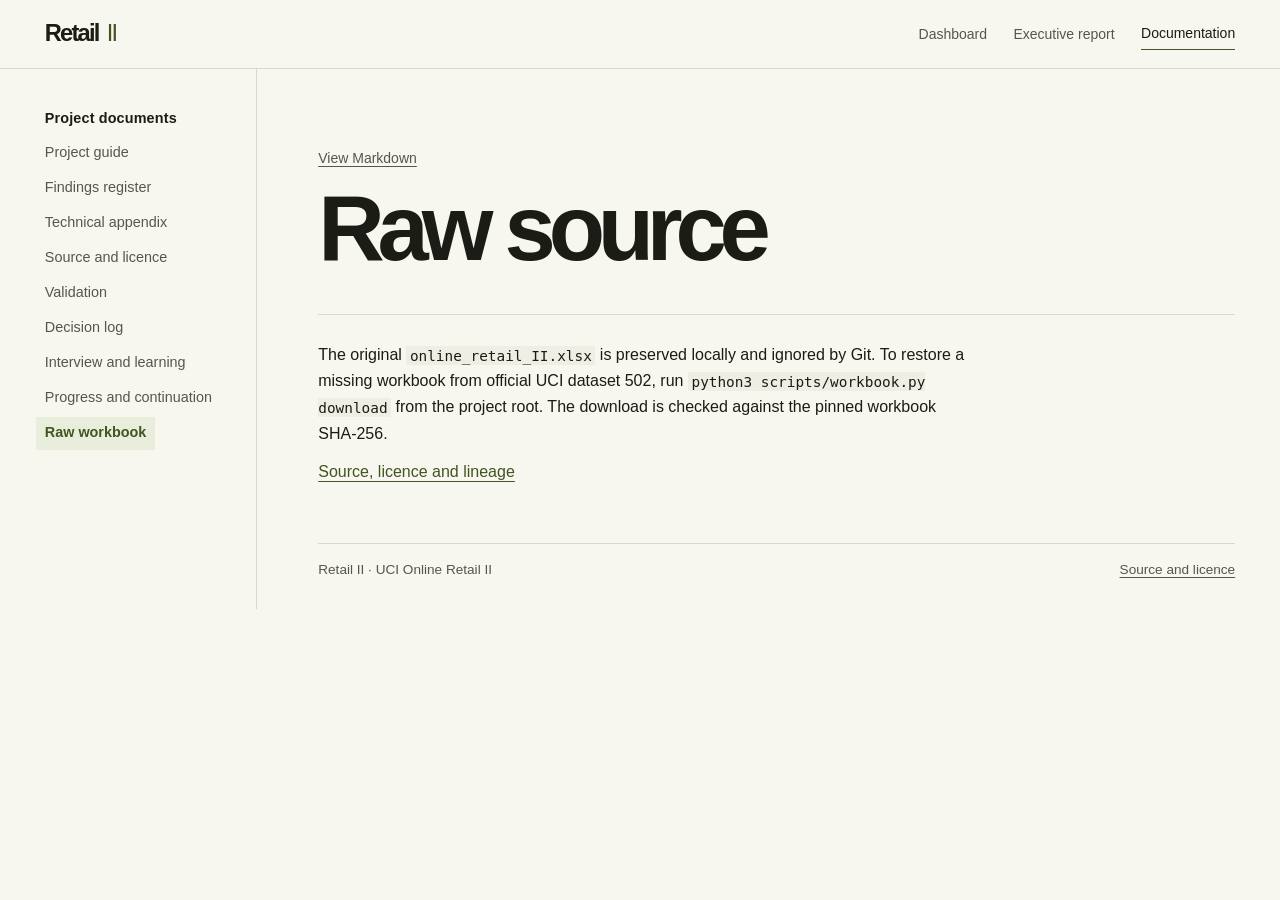
<file: dashboard/library/raw.html>
<!doctype html>
<html lang="en-GB">
<head>
  <meta charset="utf-8">
  <meta name="viewport" content="width=device-width, initial-scale=1">
  <title>Raw workbook | Retail II</title>
  <link rel="stylesheet" href="../styles.css">
  <link rel="stylesheet" href="../library.css">
</head>
<body class="library">
  <a class="skip" href="#main">Skip to document</a>
  <header class="masthead">
    <div class="frame masthead-inner">
      <a href="../index.html" class="wordmark" aria-label="Retail II home">Retail<span>II</span></a>
      <nav class="utility-nav" aria-label="Project">
        <a href="../index.html">Dashboard</a>
        <a href="../report.html" aria-label="Executive report"><span class="full-label">Executive report</span><span class="short-label" aria-hidden="true">Report</span></a>
        <a href="index.html" aria-label="Documentation" aria-current="page"><span class="full-label">Documentation</span><span class="short-label" aria-hidden="true">Docs</span></a>
      </nav>
    </div>
  </header>
  <div class="frame library-layout">
    <aside class="library-index">
      <nav aria-label="Documents">
        <h2>Project documents</h2>
        <div><a href="index.html">Project guide</a><a href="findings.html">Findings register</a><a href="technical.html">Technical appendix</a><a href="source.html">Source and licence</a><a href="validation.html">Validation</a><a href="decisions.html">Decision log</a><a href="interview.html">Interview and learning</a><a href="progress.html">Progress and continuation</a><a href="raw.html" aria-current="page">Raw workbook</a></div>
      </nav>
    </aside>
    <main id="main" tabindex="-1">
      <header class="doc-heading">
        <a href="../../data/raw/README.md">View Markdown</a>
        <h1>Raw source</h1>
      </header>
      <article class="doc-content">
<p>The original <code>online_retail_II.xlsx</code> is preserved locally and ignored by Git. To restore a missing workbook from official UCI dataset 502, run <code>python3 scripts/workbook.py download</code> from the project root. The download is checked against the pinned workbook SHA-256.</p>
<p><a href="source.html">Source, licence and lineage</a></p>

      </article>
      <footer class="page-footer">
        <span>Retail II · UCI Online Retail II</span>
        <a href="source.html">Source and licence</a>
      </footer>
    </main>
  </div>
</body>
</html>
</file>
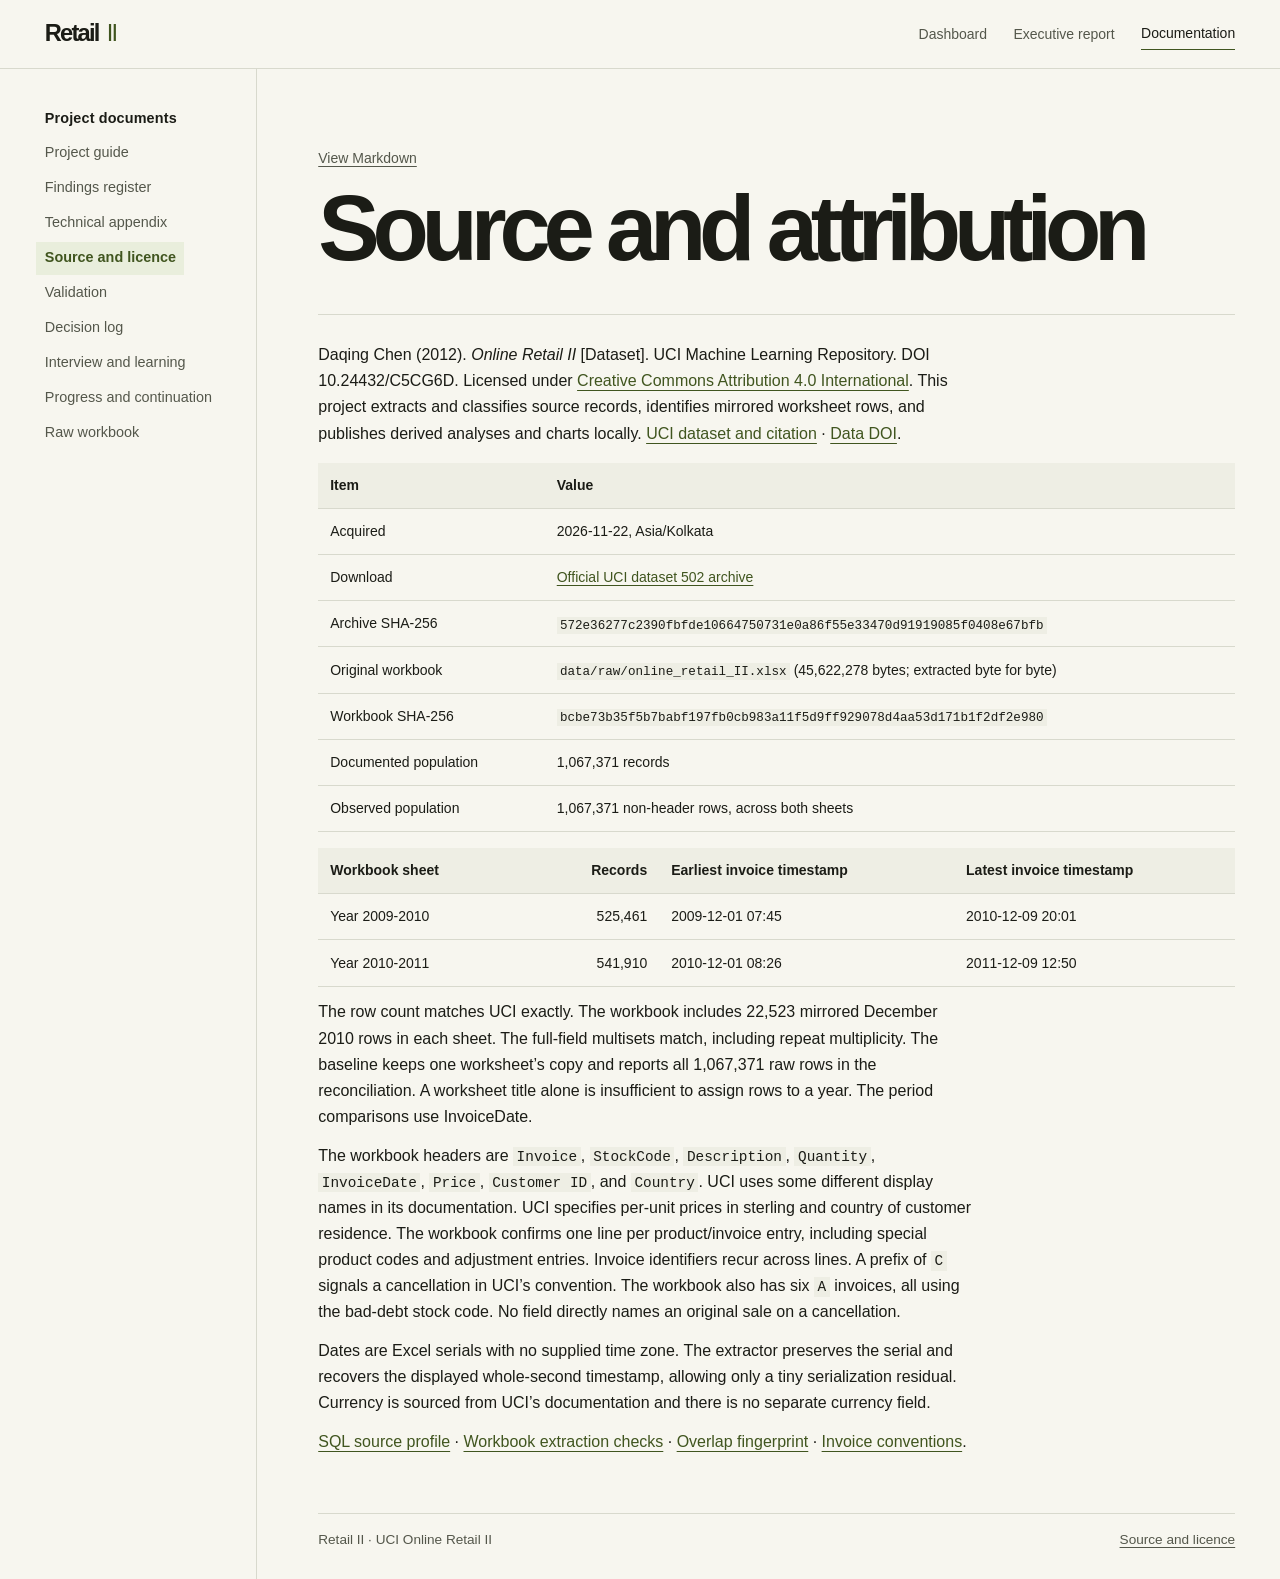
<file: dashboard/library/source.html>
<!doctype html>
<html lang="en-GB">
<head>
  <meta charset="utf-8">
  <meta name="viewport" content="width=device-width, initial-scale=1">
  <title>Source and licence | Retail II</title>
  <link rel="stylesheet" href="../styles.css">
  <link rel="stylesheet" href="../library.css">
</head>
<body class="library">
  <a class="skip" href="#main">Skip to document</a>
  <header class="masthead">
    <div class="frame masthead-inner">
      <a href="../index.html" class="wordmark" aria-label="Retail II home">Retail<span>II</span></a>
      <nav class="utility-nav" aria-label="Project">
        <a href="../index.html">Dashboard</a>
        <a href="../report.html" aria-label="Executive report"><span class="full-label">Executive report</span><span class="short-label" aria-hidden="true">Report</span></a>
        <a href="index.html" aria-label="Documentation" aria-current="page"><span class="full-label">Documentation</span><span class="short-label" aria-hidden="true">Docs</span></a>
      </nav>
    </div>
  </header>
  <div class="frame library-layout">
    <aside class="library-index">
      <nav aria-label="Documents">
        <h2>Project documents</h2>
        <div><a href="index.html">Project guide</a><a href="findings.html">Findings register</a><a href="technical.html">Technical appendix</a><a href="source.html" aria-current="page">Source and licence</a><a href="validation.html">Validation</a><a href="decisions.html">Decision log</a><a href="interview.html">Interview and learning</a><a href="progress.html">Progress and continuation</a><a href="raw.html">Raw workbook</a></div>
      </nav>
    </aside>
    <main id="main" tabindex="-1">
      <header class="doc-heading">
        <a href="../../docs/SOURCE.md">View Markdown</a>
        <h1>Source and attribution</h1>
      </header>
      <article class="doc-content">
<p>Daqing Chen (2012). <em>Online Retail II</em> [Dataset]. UCI Machine Learning Repository. DOI 10.24432/C5CG6D. Licensed under <a href="https://creativecommons.org/licenses/by/4.0/">Creative Commons Attribution 4.0 International</a>. This project extracts and classifies source records, identifies mirrored worksheet rows, and publishes derived analyses and charts locally. <a href="https://archive.ics.uci.edu/dataset/502/online+retail+ii">UCI dataset and citation</a> · <a href="https://doi.org/10.24432/C5CG6D">Data DOI</a>.</p>
<div class="table-wrap" tabindex="0" role="region" aria-label="Document table"><table>
<thead>
<tr>
<th>Item</th>
<th>Value</th>
</tr>
</thead>
<tbody>
<tr>
<td>Acquired</td>
<td>2026-11-22, Asia/Kolkata</td>
</tr>
<tr>
<td>Download</td>
<td><a href="https://archive.ics.uci.edu/static/public/502/online%2Bretail%2Bii.zip">Official UCI dataset 502 archive</a></td>
</tr>
<tr>
<td>Archive SHA-256</td>
<td><code>572e36277c2390fbfde10664750731e0a86f55e33470d91919085f0408e67bfb</code></td>
</tr>
<tr>
<td>Original workbook</td>
<td><code>data/raw/online_retail_II.xlsx</code> (45,622,278 bytes; extracted byte for byte)</td>
</tr>
<tr>
<td>Workbook SHA-256</td>
<td><code>bcbe73b35f5b7babf197fb0cb983a11f5d9ff929078d4aa53d171b1f2df2e980</code></td>
</tr>
<tr>
<td>Documented population</td>
<td>1,067,371 records</td>
</tr>
<tr>
<td>Observed population</td>
<td>1,067,371 non-header rows, across both sheets</td>
</tr>
</tbody>
</table></div>
<div class="table-wrap" tabindex="0" role="region" aria-label="Document table"><table>
<thead>
<tr>
<th>Workbook sheet</th>
<th style="text-align:right">Records</th>
<th>Earliest invoice timestamp</th>
<th>Latest invoice timestamp</th>
</tr>
</thead>
<tbody>
<tr>
<td>Year 2009-2010</td>
<td style="text-align:right">525,461</td>
<td>2009-12-01 07:45</td>
<td>2010-12-09 20:01</td>
</tr>
<tr>
<td>Year 2010-2011</td>
<td style="text-align:right">541,910</td>
<td>2010-12-01 08:26</td>
<td>2011-12-09 12:50</td>
</tr>
</tbody>
</table></div>
<p>The row count matches UCI exactly. The workbook includes 22,523 mirrored December 2010 rows in each sheet. The full-field multisets match, including repeat multiplicity. The baseline keeps one worksheet’s copy and reports all 1,067,371 raw rows in the reconciliation. A worksheet title alone is insufficient to assign rows to a year. The period comparisons use InvoiceDate.</p>
<p>The workbook headers are <code>Invoice</code>, <code>StockCode</code>, <code>Description</code>, <code>Quantity</code>, <code>InvoiceDate</code>, <code>Price</code>, <code>Customer ID</code>, and <code>Country</code>. UCI uses some different display names in its documentation. UCI specifies per-unit prices in sterling and country of customer residence. The workbook confirms one line per product/invoice entry, including special product codes and adjustment entries. Invoice identifiers recur across lines. A prefix of <code>C</code> signals a cancellation in UCI’s convention. The workbook also has six <code>A</code> invoices, all using the bad-debt stock code. No field directly names an original sale on a cancellation.</p>
<p>Dates are Excel serials with no supplied time zone. The extractor preserves the serial and recovers the displayed whole-second timestamp, allowing only a tiny serialization residual. Currency is sourced from UCI’s documentation and there is no separate currency field.</p>
<p><a href="../../outputs/source_profile.csv">SQL source profile</a> · <a href="../../outputs/workbook_profile.json">Workbook extraction checks</a> · <a href="../../outputs/overlap_fingerprint.csv">Overlap fingerprint</a> · <a href="../../outputs/invoice_conventions.csv">Invoice conventions</a>.</p>

      </article>
      <footer class="page-footer">
        <span>Retail II · UCI Online Retail II</span>
        <a href="source.html">Source and licence</a>
      </footer>
    </main>
  </div>
</body>
</html>
</file>
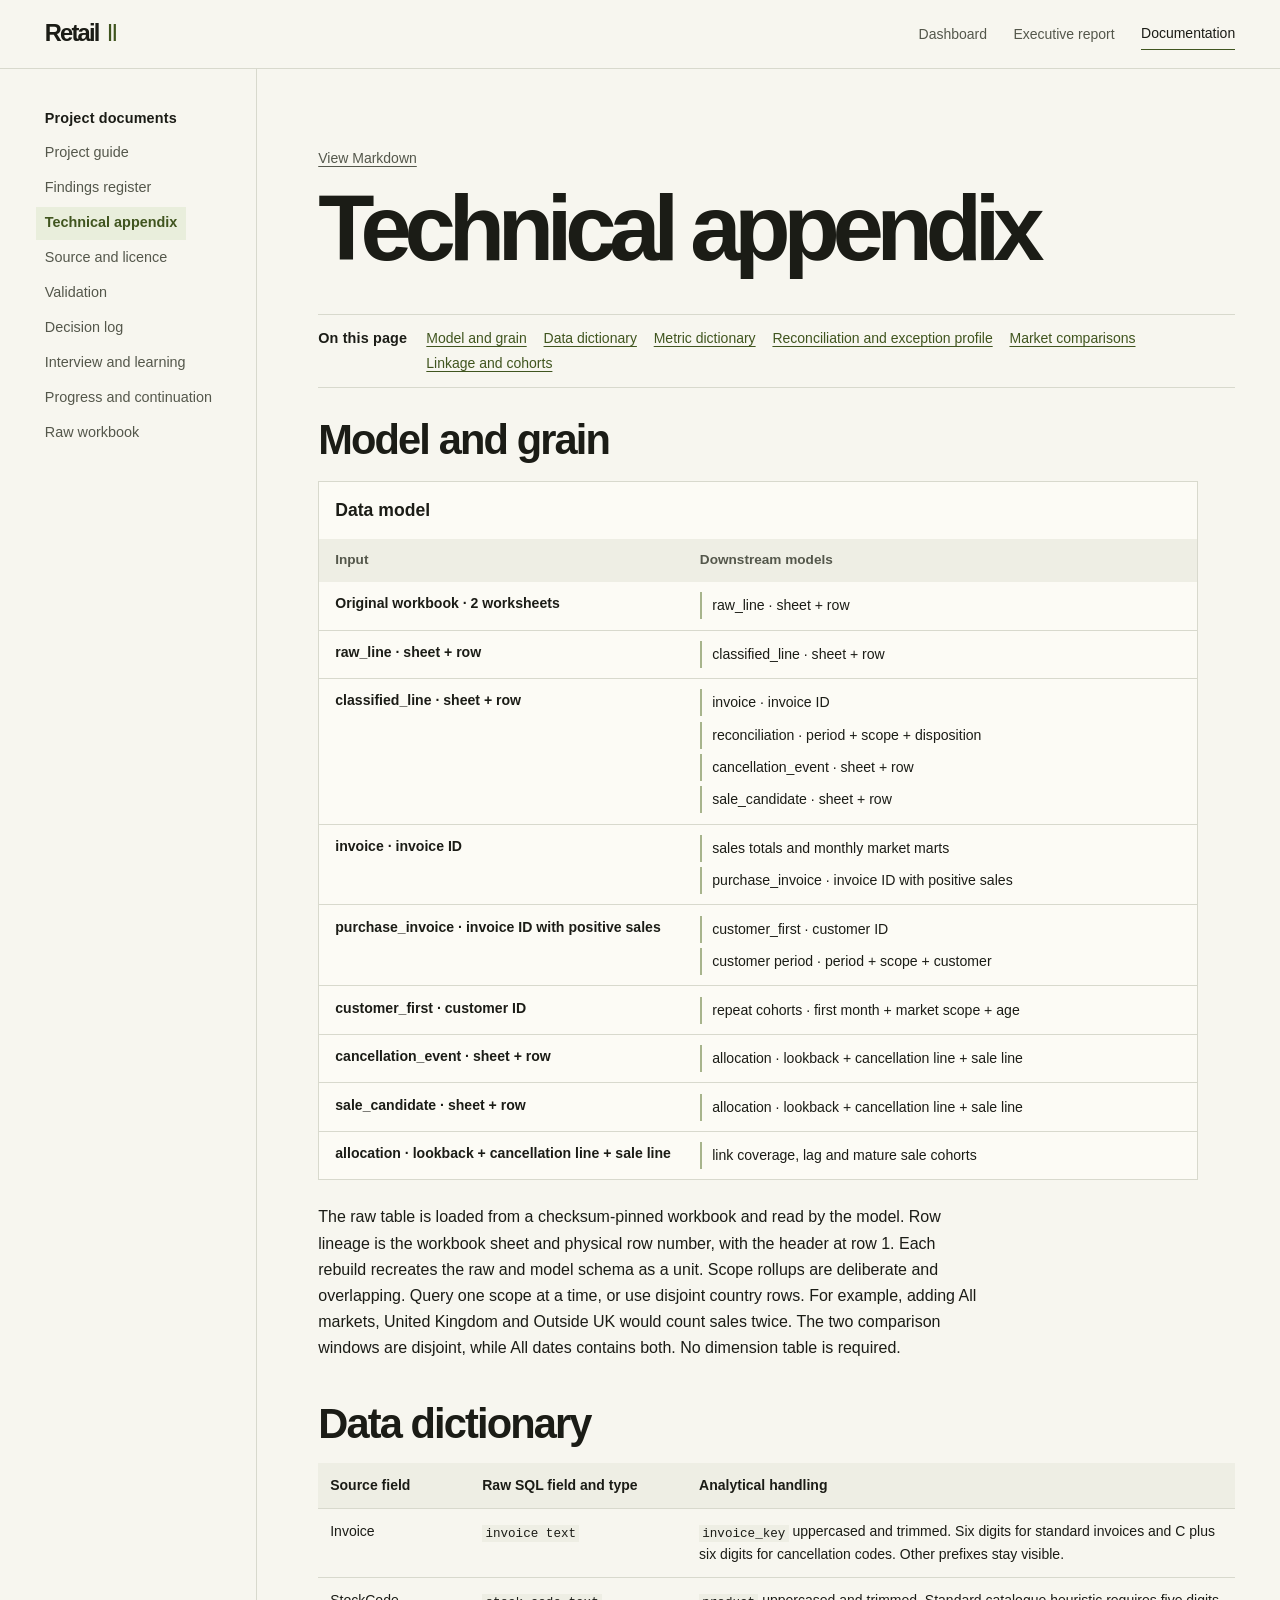
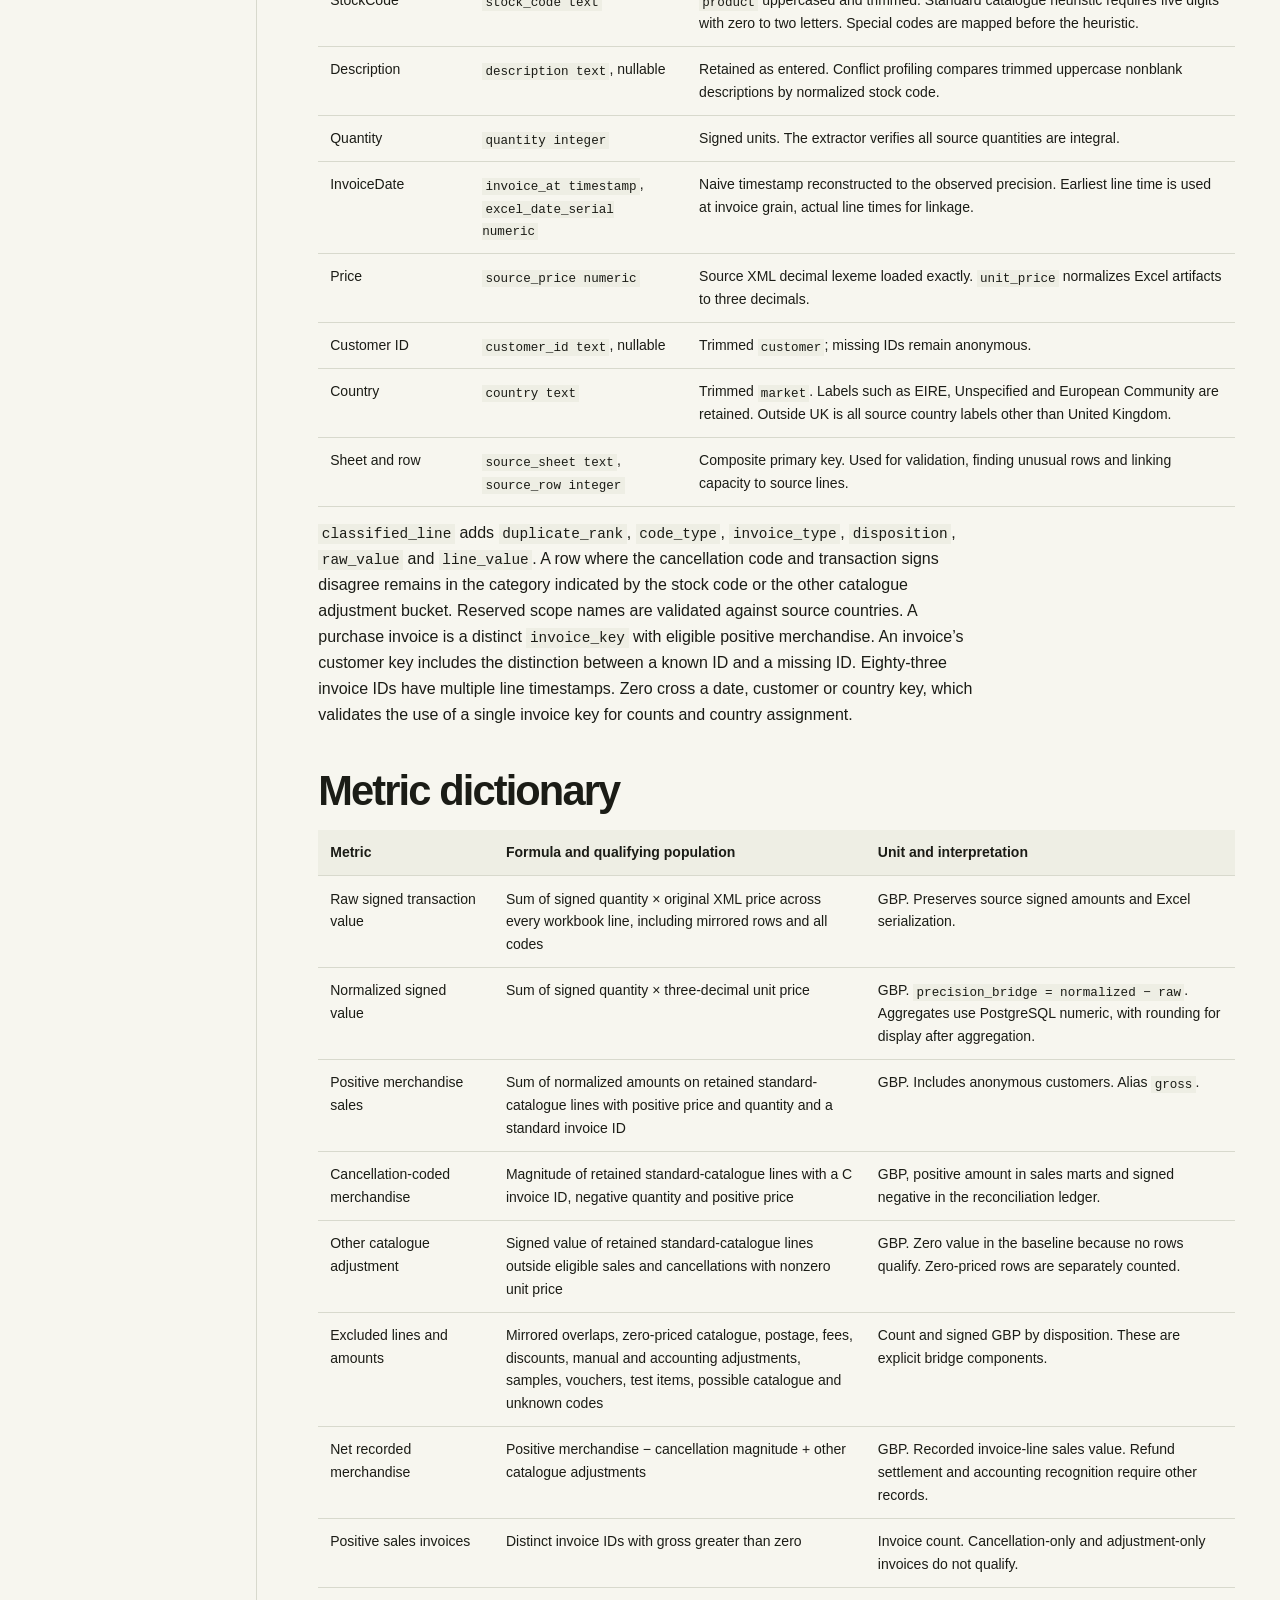
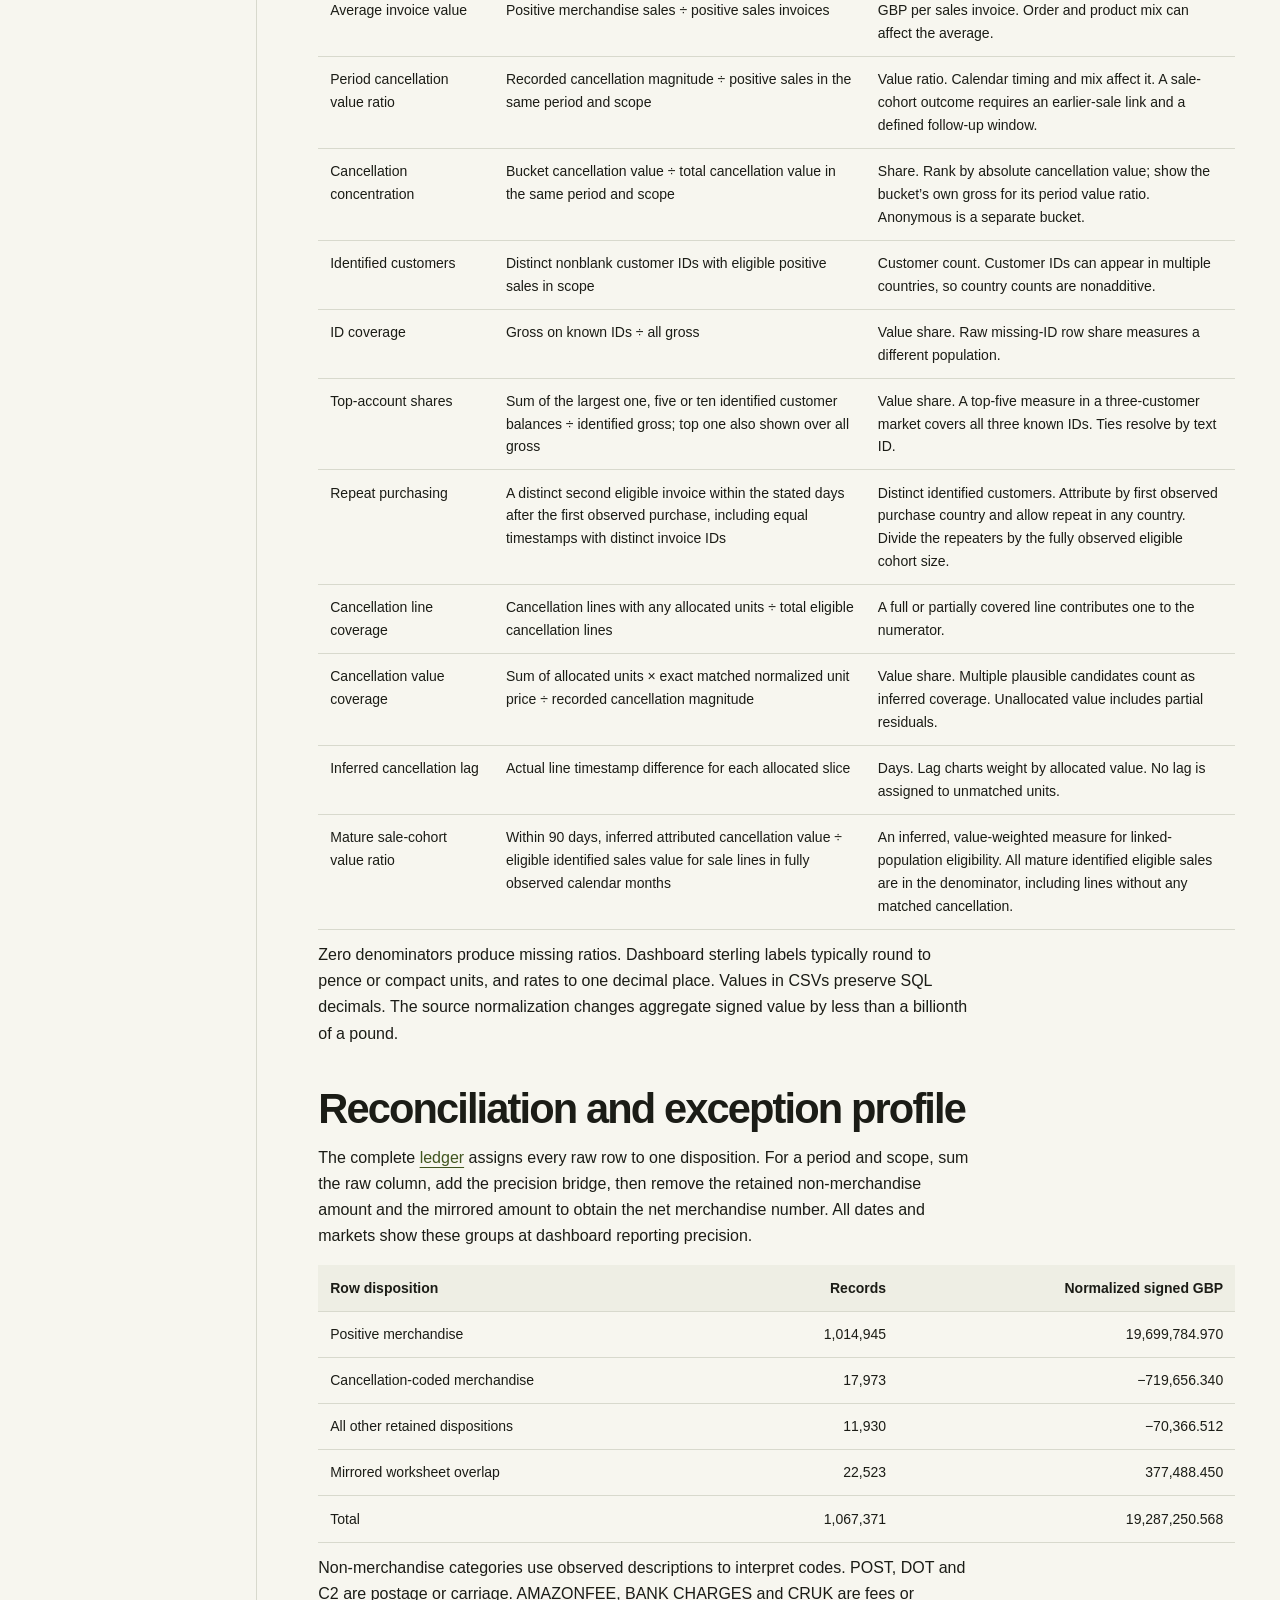
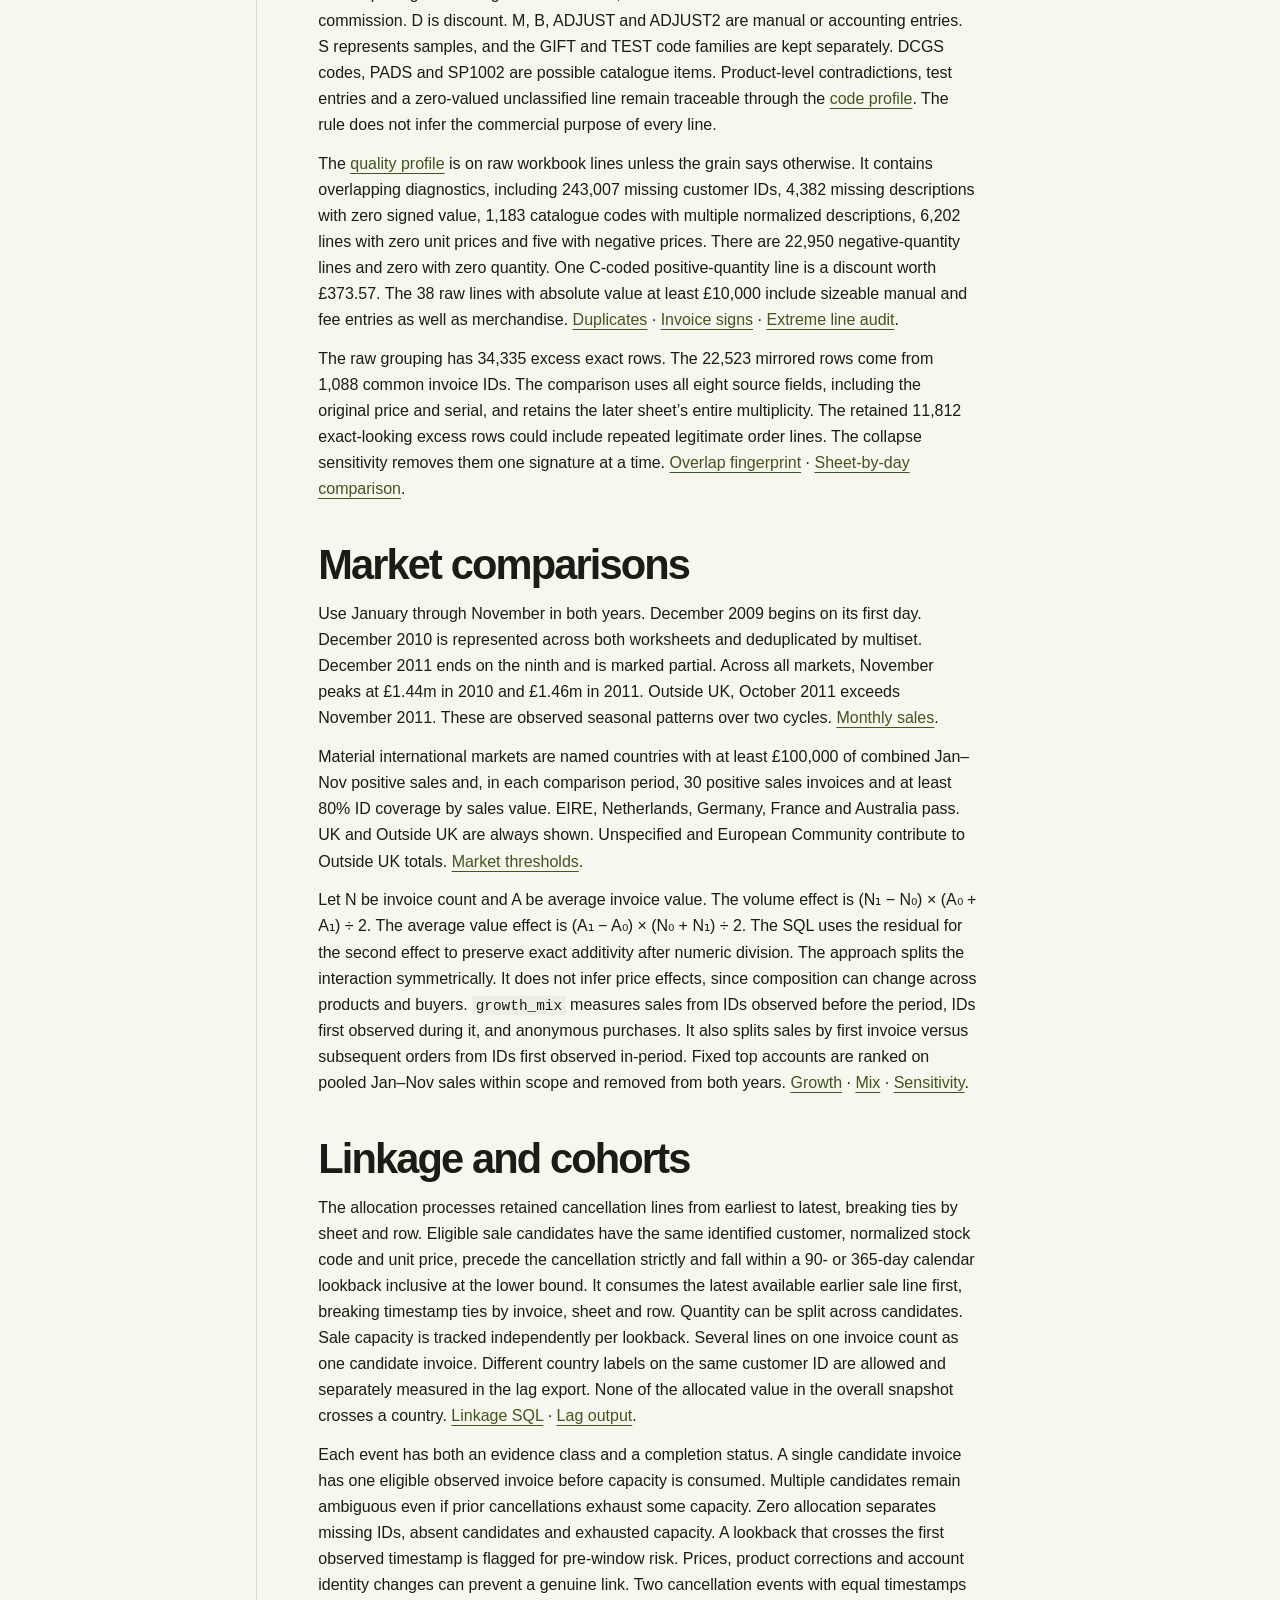
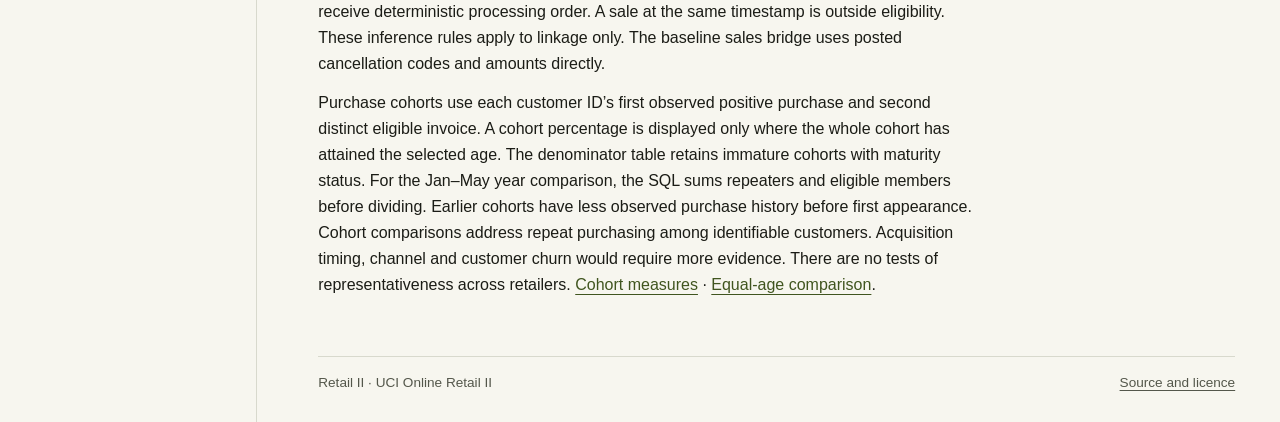
<file: dashboard/library/technical.html>
<!doctype html>
<html lang="en-GB">
<head>
  <meta charset="utf-8">
  <meta name="viewport" content="width=device-width, initial-scale=1">
  <title>Technical appendix | Retail II</title>
  <link rel="stylesheet" href="../styles.css">
  <link rel="stylesheet" href="../library.css">
</head>
<body class="library">
  <a class="skip" href="#main">Skip to document</a>
  <header class="masthead">
    <div class="frame masthead-inner">
      <a href="../index.html" class="wordmark" aria-label="Retail II home">Retail<span>II</span></a>
      <nav class="utility-nav" aria-label="Project">
        <a href="../index.html">Dashboard</a>
        <a href="../report.html" aria-label="Executive report"><span class="full-label">Executive report</span><span class="short-label" aria-hidden="true">Report</span></a>
        <a href="index.html" aria-label="Documentation" aria-current="page"><span class="full-label">Documentation</span><span class="short-label" aria-hidden="true">Docs</span></a>
      </nav>
    </div>
  </header>
  <div class="frame library-layout">
    <aside class="library-index">
      <nav aria-label="Documents">
        <h2>Project documents</h2>
        <div><a href="index.html">Project guide</a><a href="findings.html">Findings register</a><a href="technical.html" aria-current="page">Technical appendix</a><a href="source.html">Source and licence</a><a href="validation.html">Validation</a><a href="decisions.html">Decision log</a><a href="interview.html">Interview and learning</a><a href="progress.html">Progress and continuation</a><a href="raw.html">Raw workbook</a></div>
      </nav>
    </aside>
    <main id="main" tabindex="-1">
      <header class="doc-heading">
        <a href="../../docs/TECHNICAL.md">View Markdown</a>
        <h1>Technical appendix</h1>
      </header>
      <nav class="doc-toc" aria-label="On this page"><h2>On this page</h2><div><a href="#model-and-grain">Model and grain</a><a href="#data-dictionary">Data dictionary</a><a href="#metric-dictionary">Metric dictionary</a><a href="#reconciliation-and-exception-profile">Reconciliation and exception profile</a><a href="#market-comparisons">Market comparisons</a><a href="#linkage-and-cohorts">Linkage and cohorts</a></div></nav>
      <article class="doc-content">
<h2 id="model-and-grain">Model and grain</h2>
<figure class="model-flow"><figcaption>Data model</figcaption><div class="model-columns" aria-hidden="true"><span>Input</span><span>Downstream models</span></div><dl><div><dt>Original workbook · 2 worksheets</dt><dd><ul><li>raw_line · sheet + row</li></ul></dd></div><div><dt>raw_line · sheet + row</dt><dd><ul><li>classified_line · sheet + row</li></ul></dd></div><div><dt>classified_line · sheet + row</dt><dd><ul><li>invoice · invoice ID</li><li>reconciliation · period + scope + disposition</li><li>cancellation_event · sheet + row</li><li>sale_candidate · sheet + row</li></ul></dd></div><div><dt>invoice · invoice ID</dt><dd><ul><li>sales totals and monthly market marts</li><li>purchase_invoice · invoice ID with positive sales</li></ul></dd></div><div><dt>purchase_invoice · invoice ID with positive sales</dt><dd><ul><li>customer_first · customer ID</li><li>customer period · period + scope + customer</li></ul></dd></div><div><dt>customer_first · customer ID</dt><dd><ul><li>repeat cohorts · first month + market scope + age</li></ul></dd></div><div><dt>cancellation_event · sheet + row</dt><dd><ul><li>allocation · lookback + cancellation line + sale line</li></ul></dd></div><div><dt>sale_candidate · sheet + row</dt><dd><ul><li>allocation · lookback + cancellation line + sale line</li></ul></dd></div><div><dt>allocation · lookback + cancellation line + sale line</dt><dd><ul><li>link coverage, lag and mature sale cohorts</li></ul></dd></div></dl></figure>
<p>The raw table is loaded from a checksum-pinned workbook and read by the model. Row lineage is the workbook sheet and physical row number, with the header at row 1. Each rebuild recreates the raw and model schema as a unit. Scope rollups are deliberate and overlapping. Query one scope at a time, or use disjoint country rows. For example, adding All markets, United Kingdom and Outside UK would count sales twice. The two comparison windows are disjoint, while All dates contains both. No dimension table is required.</p>
<h2 id="data-dictionary">Data dictionary</h2>
<div class="table-wrap" tabindex="0" role="region" aria-label="Document table"><table>
<thead>
<tr>
<th>Source field</th>
<th>Raw SQL field and type</th>
<th>Analytical handling</th>
</tr>
</thead>
<tbody>
<tr>
<td>Invoice</td>
<td><code>invoice text</code></td>
<td><code>invoice_key</code> uppercased and trimmed. Six digits for standard invoices and C plus six digits for cancellation codes. Other prefixes stay visible.</td>
</tr>
<tr>
<td>StockCode</td>
<td><code>stock_code text</code></td>
<td><code>product</code> uppercased and trimmed. Standard catalogue heuristic requires five digits with zero to two letters. Special codes are mapped before the heuristic.</td>
</tr>
<tr>
<td>Description</td>
<td><code>description text</code>, nullable</td>
<td>Retained as entered. Conflict profiling compares trimmed uppercase nonblank descriptions by normalized stock code.</td>
</tr>
<tr>
<td>Quantity</td>
<td><code>quantity integer</code></td>
<td>Signed units. The extractor verifies all source quantities are integral.</td>
</tr>
<tr>
<td>InvoiceDate</td>
<td><code>invoice_at timestamp</code>, <code>excel_date_serial numeric</code></td>
<td>Naive timestamp reconstructed to the observed precision. Earliest line time is used at invoice grain, actual line times for linkage.</td>
</tr>
<tr>
<td>Price</td>
<td><code>source_price numeric</code></td>
<td>Source XML decimal lexeme loaded exactly. <code>unit_price</code> normalizes Excel artifacts to three decimals.</td>
</tr>
<tr>
<td>Customer ID</td>
<td><code>customer_id text</code>, nullable</td>
<td>Trimmed <code>customer</code>; missing IDs remain anonymous.</td>
</tr>
<tr>
<td>Country</td>
<td><code>country text</code></td>
<td>Trimmed <code>market</code>. Labels such as EIRE, Unspecified and European Community are retained. Outside UK is all source country labels other than United Kingdom.</td>
</tr>
<tr>
<td>Sheet and row</td>
<td><code>source_sheet text</code>, <code>source_row integer</code></td>
<td>Composite primary key. Used for validation, finding unusual rows and linking capacity to source lines.</td>
</tr>
</tbody>
</table></div>
<p><code>classified_line</code> adds <code>duplicate_rank</code>, <code>code_type</code>, <code>invoice_type</code>, <code>disposition</code>, <code>raw_value</code> and <code>line_value</code>. A row where the cancellation code and transaction signs disagree remains in the category indicated by the stock code or the other catalogue adjustment bucket. Reserved scope names are validated against source countries. A purchase invoice is a distinct <code>invoice_key</code> with eligible positive merchandise. An invoice’s customer key includes the distinction between a known ID and a missing ID. Eighty-three invoice IDs have multiple line timestamps. Zero cross a date, customer or country key, which validates the use of a single invoice key for counts and country assignment.</p>
<h2 id="metric-dictionary">Metric dictionary</h2>
<div class="table-wrap" tabindex="0" role="region" aria-label="Document table"><table>
<thead>
<tr>
<th>Metric</th>
<th>Formula and qualifying population</th>
<th>Unit and interpretation</th>
</tr>
</thead>
<tbody>
<tr>
<td>Raw signed transaction value</td>
<td>Sum of signed quantity × original XML price across every workbook line, including mirrored rows and all codes</td>
<td>GBP. Preserves source signed amounts and Excel serialization.</td>
</tr>
<tr>
<td>Normalized signed value</td>
<td>Sum of signed quantity × three-decimal unit price</td>
<td>GBP. <code>precision_bridge = normalized − raw</code>. Aggregates use PostgreSQL numeric, with rounding for display after aggregation.</td>
</tr>
<tr>
<td>Positive merchandise sales</td>
<td>Sum of normalized amounts on retained standard-catalogue lines with positive price and quantity and a standard invoice ID</td>
<td>GBP. Includes anonymous customers. Alias <code>gross</code>.</td>
</tr>
<tr>
<td>Cancellation-coded merchandise</td>
<td>Magnitude of retained standard-catalogue lines with a C invoice ID, negative quantity and positive price</td>
<td>GBP, positive amount in sales marts and signed negative in the reconciliation ledger.</td>
</tr>
<tr>
<td>Other catalogue adjustment</td>
<td>Signed value of retained standard-catalogue lines outside eligible sales and cancellations with nonzero unit price</td>
<td>GBP. Zero value in the baseline because no rows qualify. Zero-priced rows are separately counted.</td>
</tr>
<tr>
<td>Excluded lines and amounts</td>
<td>Mirrored overlaps, zero-priced catalogue, postage, fees, discounts, manual and accounting adjustments, samples, vouchers, test items, possible catalogue and unknown codes</td>
<td>Count and signed GBP by disposition. These are explicit bridge components.</td>
</tr>
<tr>
<td>Net recorded merchandise</td>
<td>Positive merchandise − cancellation magnitude + other catalogue adjustments</td>
<td>GBP. Recorded invoice-line sales value. Refund settlement and accounting recognition require other records.</td>
</tr>
<tr>
<td>Positive sales invoices</td>
<td>Distinct invoice IDs with gross greater than zero</td>
<td>Invoice count. Cancellation-only and adjustment-only invoices do not qualify.</td>
</tr>
<tr>
<td>Average invoice value</td>
<td>Positive merchandise sales ÷ positive sales invoices</td>
<td>GBP per sales invoice. Order and product mix can affect the average.</td>
</tr>
<tr>
<td>Period cancellation value ratio</td>
<td>Recorded cancellation magnitude ÷ positive sales in the same period and scope</td>
<td>Value ratio. Calendar timing and mix affect it. A sale-cohort outcome requires an earlier-sale link and a defined follow-up window.</td>
</tr>
<tr>
<td>Cancellation concentration</td>
<td>Bucket cancellation value ÷ total cancellation value in the same period and scope</td>
<td>Share. Rank by absolute cancellation value; show the bucket’s own gross for its period value ratio. Anonymous is a separate bucket.</td>
</tr>
<tr>
<td>Identified customers</td>
<td>Distinct nonblank customer IDs with eligible positive sales in scope</td>
<td>Customer count. Customer IDs can appear in multiple countries, so country counts are nonadditive.</td>
</tr>
<tr>
<td>ID coverage</td>
<td>Gross on known IDs ÷ all gross</td>
<td>Value share. Raw missing-ID row share measures a different population.</td>
</tr>
<tr>
<td>Top-account shares</td>
<td>Sum of the largest one, five or ten identified customer balances ÷ identified gross; top one also shown over all gross</td>
<td>Value share. A top-five measure in a three-customer market covers all three known IDs. Ties resolve by text ID.</td>
</tr>
<tr>
<td>Repeat purchasing</td>
<td>A distinct second eligible invoice within the stated days after the first observed purchase, including equal timestamps with distinct invoice IDs</td>
<td>Distinct identified customers. Attribute by first observed purchase country and allow repeat in any country. Divide the repeaters by the fully observed eligible cohort size.</td>
</tr>
<tr>
<td>Cancellation line coverage</td>
<td>Cancellation lines with any allocated units ÷ total eligible cancellation lines</td>
<td>A full or partially covered line contributes one to the numerator.</td>
</tr>
<tr>
<td>Cancellation value coverage</td>
<td>Sum of allocated units × exact matched normalized unit price ÷ recorded cancellation magnitude</td>
<td>Value share. Multiple plausible candidates count as inferred coverage. Unallocated value includes partial residuals.</td>
</tr>
<tr>
<td>Inferred cancellation lag</td>
<td>Actual line timestamp difference for each allocated slice</td>
<td>Days. Lag charts weight by allocated value. No lag is assigned to unmatched units.</td>
</tr>
<tr>
<td>Mature sale-cohort value ratio</td>
<td>Within 90 days, inferred attributed cancellation value ÷ eligible identified sales value for sale lines in fully observed calendar months</td>
<td>An inferred, value-weighted measure for linked-population eligibility. All mature identified eligible sales are in the denominator, including lines without any matched cancellation.</td>
</tr>
</tbody>
</table></div>
<p>Zero denominators produce missing ratios. Dashboard sterling labels typically round to pence or compact units, and rates to one decimal place. Values in CSVs preserve SQL decimals. The source normalization changes aggregate signed value by less than a billionth of a pound.</p>
<h2 id="reconciliation-and-exception-profile">Reconciliation and exception profile</h2>
<p>The complete <a href="../../outputs/reconciliation.csv">ledger</a> assigns every raw row to one disposition. For a period and scope, sum the raw column, add the precision bridge, then remove the retained non-merchandise amount and the mirrored amount to obtain the net merchandise number. All dates and markets show these groups at dashboard reporting precision.</p>
<div class="table-wrap" tabindex="0" role="region" aria-label="Document table"><table>
<thead>
<tr>
<th>Row disposition</th>
<th style="text-align:right">Records</th>
<th style="text-align:right">Normalized signed GBP</th>
</tr>
</thead>
<tbody>
<tr>
<td>Positive merchandise</td>
<td style="text-align:right">1,014,945</td>
<td style="text-align:right">19,699,784.970</td>
</tr>
<tr>
<td>Cancellation-coded merchandise</td>
<td style="text-align:right">17,973</td>
<td style="text-align:right">−719,656.340</td>
</tr>
<tr>
<td>All other retained dispositions</td>
<td style="text-align:right">11,930</td>
<td style="text-align:right">−70,366.512</td>
</tr>
<tr>
<td>Mirrored worksheet overlap</td>
<td style="text-align:right">22,523</td>
<td style="text-align:right">377,488.450</td>
</tr>
<tr>
<td>Total</td>
<td style="text-align:right">1,067,371</td>
<td style="text-align:right">19,287,250.568</td>
</tr>
</tbody>
</table></div>
<p>Non-merchandise categories use observed descriptions to interpret codes. POST, DOT and C2 are postage or carriage. AMAZONFEE, BANK CHARGES and CRUK are fees or commission. D is discount. M, B, ADJUST and ADJUST2 are manual or accounting entries. S represents samples, and the GIFT and TEST code families are kept separately. DCGS codes, PADS and SP1002 are possible catalogue items. Product-level contradictions, test entries and a zero-valued unclassified line remain traceable through the <a href="../../outputs/code_profile.csv">code profile</a>. The rule does not infer the commercial purpose of every line.</p>
<p>The <a href="../../outputs/quality_checks.csv">quality profile</a> is on raw workbook lines unless the grain says otherwise. It contains overlapping diagnostics, including 243,007 missing customer IDs, 4,382 missing descriptions with zero signed value, 1,183 catalogue codes with multiple normalized descriptions, 6,202 lines with zero unit prices and five with negative prices. There are 22,950 negative-quantity lines and zero with zero quantity. One C-coded positive-quantity line is a discount worth £373.57. The 38 raw lines with absolute value at least £10,000 include sizeable manual and fee entries as well as merchandise. <a href="../../outputs/duplicate_profile.csv">Duplicates</a> · <a href="../../outputs/invoice_conventions.csv">Invoice signs</a> · <a href="../../outputs/extreme_lines.csv">Extreme line audit</a>.</p>
<p>The raw grouping has 34,335 excess exact rows. The 22,523 mirrored rows come from 1,088 common invoice IDs. The comparison uses all eight source fields, including the original price and serial, and retains the later sheet’s entire multiplicity. The retained 11,812 exact-looking excess rows could include repeated legitimate order lines. The collapse sensitivity removes them one signature at a time. <a href="../../outputs/overlap_fingerprint.csv">Overlap fingerprint</a> · <a href="../../outputs/sheet_overlap.csv">Sheet-by-day comparison</a>.</p>
<h2 id="market-comparisons">Market comparisons</h2>
<p>Use January through November in both years. December 2009 begins on its first day. December 2010 is represented across both worksheets and deduplicated by multiset. December 2011 ends on the ninth and is marked partial. Across all markets, November peaks at £1.44m in 2010 and £1.46m in 2011. Outside UK, October 2011 exceeds November 2011. These are observed seasonal patterns over two cycles. <a href="../../outputs/monthly_sales.csv">Monthly sales</a>.</p>
<p>Material international markets are named countries with at least £100,000 of combined Jan–Nov positive sales and, in each comparison period, 30 positive sales invoices and at least 80% ID coverage by sales value. EIRE, Netherlands, Germany, France and Australia pass. UK and Outside UK are always shown. Unspecified and European Community contribute to Outside UK totals. <a href="../../outputs/material_markets.csv">Market thresholds</a>.</p>
<p>Let N be invoice count and A be average invoice value. The volume effect is (N₁ − N₀) × (A₀ + A₁) ÷ 2. The average value effect is (A₁ − A₀) × (N₀ + N₁) ÷ 2. The SQL uses the residual for the second effect to preserve exact additivity after numeric division. The approach splits the interaction symmetrically. It does not infer price effects, since composition can change across products and buyers. <code>growth_mix</code> measures sales from IDs observed before the period, IDs first observed during it, and anonymous purchases. It also splits sales by first invoice versus subsequent orders from IDs first observed in-period. Fixed top accounts are ranked on pooled Jan–Nov sales within scope and removed from both years. <a href="../../outputs/market_growth.csv">Growth</a> · <a href="../../outputs/growth_mix.csv">Mix</a> · <a href="../../outputs/growth_sensitivity.csv">Sensitivity</a>.</p>
<h2 id="linkage-and-cohorts">Linkage and cohorts</h2>
<p>The allocation processes retained cancellation lines from earliest to latest, breaking ties by sheet and row. Eligible sale candidates have the same identified customer, normalized stock code and unit price, precede the cancellation strictly and fall within a 90- or 365-day calendar lookback inclusive at the lower bound. It consumes the latest available earlier sale line first, breaking timestamp ties by invoice, sheet and row. Quantity can be split across candidates. Sale capacity is tracked independently per lookback. Several lines on one invoice count as one candidate invoice. Different country labels on the same customer ID are allowed and separately measured in the lag export. None of the allocated value in the overall snapshot crosses a country. <a href="../../sql/06_linkage.sql">Linkage SQL</a> · <a href="../../outputs/linkage_lag.csv">Lag output</a>.</p>
<p>Each event has both an evidence class and a completion status. A single candidate invoice has one eligible observed invoice before capacity is consumed. Multiple candidates remain ambiguous even if prior cancellations exhaust some capacity. Zero allocation separates missing IDs, absent candidates and exhausted capacity. A lookback that crosses the first observed timestamp is flagged for pre-window risk. Prices, product corrections and account identity changes can prevent a genuine link. Two cancellation events with equal timestamps receive deterministic processing order. A sale at the same timestamp is outside eligibility. These inference rules apply to linkage only. The baseline sales bridge uses posted cancellation codes and amounts directly.</p>
<p>Purchase cohorts use each customer ID’s first observed positive purchase and second distinct eligible invoice. A cohort percentage is displayed only where the whole cohort has attained the selected age. The denominator table retains immature cohorts with maturity status. For the Jan–May year comparison, the SQL sums repeaters and eligible members before dividing. Earlier cohorts have less observed purchase history before first appearance. Cohort comparisons address repeat purchasing among identifiable customers. Acquisition timing, channel and customer churn would require more evidence. There are no tests of representativeness across retailers. <a href="../../outputs/cohort_repeat.csv">Cohort measures</a> · <a href="../../outputs/repeat_comparison.csv">Equal-age comparison</a>.</p>

      </article>
      <footer class="page-footer">
        <span>Retail II · UCI Online Retail II</span>
        <a href="source.html">Source and licence</a>
      </footer>
    </main>
  </div>
</body>
</html>
</file>
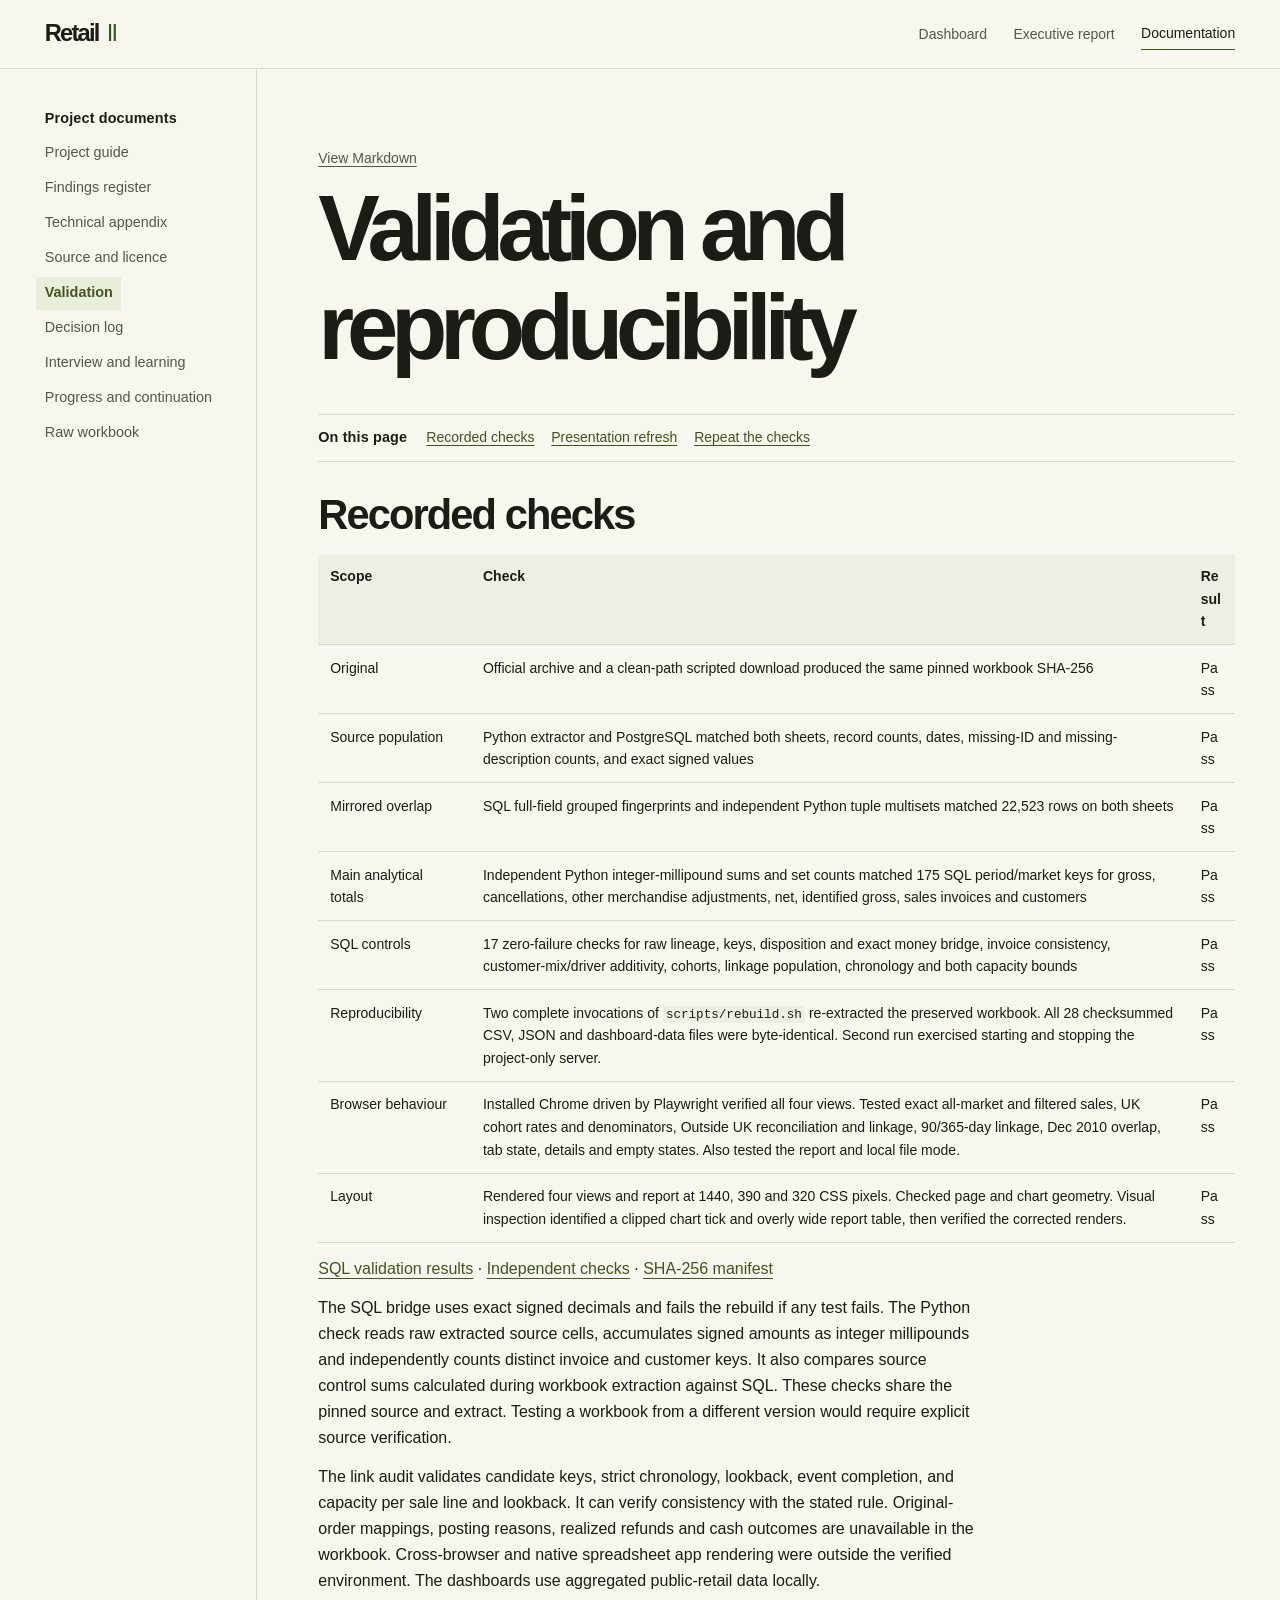
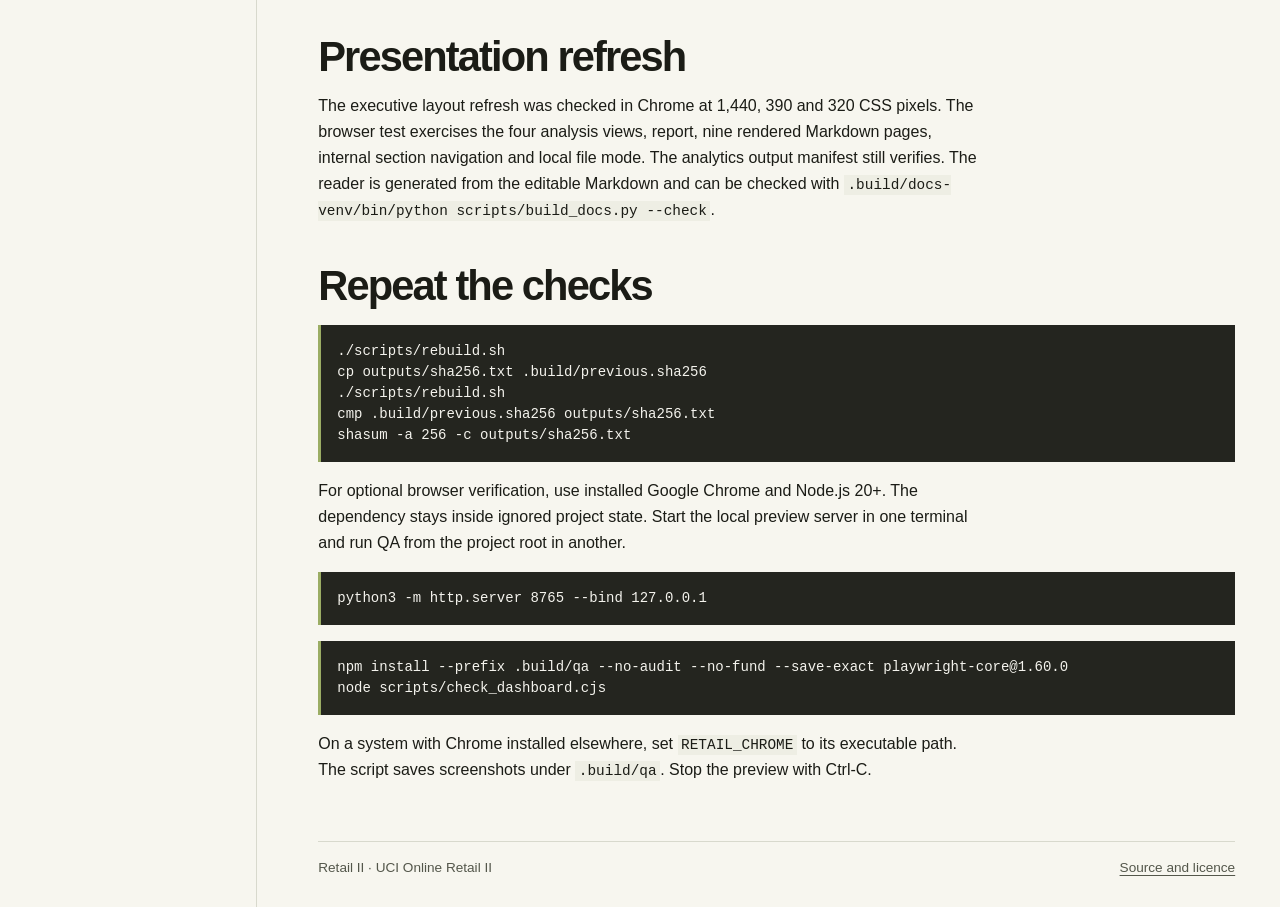
<file: dashboard/library/validation.html>
<!doctype html>
<html lang="en-GB">
<head>
  <meta charset="utf-8">
  <meta name="viewport" content="width=device-width, initial-scale=1">
  <title>Validation | Retail II</title>
  <link rel="stylesheet" href="../styles.css">
  <link rel="stylesheet" href="../library.css">
</head>
<body class="library">
  <a class="skip" href="#main">Skip to document</a>
  <header class="masthead">
    <div class="frame masthead-inner">
      <a href="../index.html" class="wordmark" aria-label="Retail II home">Retail<span>II</span></a>
      <nav class="utility-nav" aria-label="Project">
        <a href="../index.html">Dashboard</a>
        <a href="../report.html" aria-label="Executive report"><span class="full-label">Executive report</span><span class="short-label" aria-hidden="true">Report</span></a>
        <a href="index.html" aria-label="Documentation" aria-current="page"><span class="full-label">Documentation</span><span class="short-label" aria-hidden="true">Docs</span></a>
      </nav>
    </div>
  </header>
  <div class="frame library-layout">
    <aside class="library-index">
      <nav aria-label="Documents">
        <h2>Project documents</h2>
        <div><a href="index.html">Project guide</a><a href="findings.html">Findings register</a><a href="technical.html">Technical appendix</a><a href="source.html">Source and licence</a><a href="validation.html" aria-current="page">Validation</a><a href="decisions.html">Decision log</a><a href="interview.html">Interview and learning</a><a href="progress.html">Progress and continuation</a><a href="raw.html">Raw workbook</a></div>
      </nav>
    </aside>
    <main id="main" tabindex="-1">
      <header class="doc-heading">
        <a href="../../docs/VALIDATION.md">View Markdown</a>
        <h1>Validation and reproducibility</h1>
      </header>
      <nav class="doc-toc" aria-label="On this page"><h2>On this page</h2><div><a href="#recorded-checks">Recorded checks</a><a href="#presentation-refresh">Presentation refresh</a><a href="#repeat-the-checks">Repeat the checks</a></div></nav>
      <article class="doc-content">
<h2 id="recorded-checks">Recorded checks</h2>
<div class="table-wrap" tabindex="0" role="region" aria-label="Document table"><table>
<thead>
<tr>
<th>Scope</th>
<th>Check</th>
<th>Result</th>
</tr>
</thead>
<tbody>
<tr>
<td>Original</td>
<td>Official archive and a clean-path scripted download produced the same pinned workbook SHA-256</td>
<td>Pass</td>
</tr>
<tr>
<td>Source population</td>
<td>Python extractor and PostgreSQL matched both sheets, record counts, dates, missing-ID and missing-description counts, and exact signed values</td>
<td>Pass</td>
</tr>
<tr>
<td>Mirrored overlap</td>
<td>SQL full-field grouped fingerprints and independent Python tuple multisets matched 22,523 rows on both sheets</td>
<td>Pass</td>
</tr>
<tr>
<td>Main analytical totals</td>
<td>Independent Python integer-millipound sums and set counts matched 175 SQL period/market keys for gross, cancellations, other merchandise adjustments, net, identified gross, sales invoices and customers</td>
<td>Pass</td>
</tr>
<tr>
<td>SQL controls</td>
<td>17 zero-failure checks for raw lineage, keys, disposition and exact money bridge, invoice consistency, customer-mix/driver additivity, cohorts, linkage population, chronology and both capacity bounds</td>
<td>Pass</td>
</tr>
<tr>
<td>Reproducibility</td>
<td>Two complete invocations of <code>scripts/rebuild.sh</code> re-extracted the preserved workbook. All 28 checksummed CSV, JSON and dashboard-data files were byte-identical. Second run exercised starting and stopping the project-only server.</td>
<td>Pass</td>
</tr>
<tr>
<td>Browser behaviour</td>
<td>Installed Chrome driven by Playwright verified all four views. Tested exact all-market and filtered sales, UK cohort rates and denominators, Outside UK reconciliation and linkage, 90/365-day linkage, Dec 2010 overlap, tab state, details and empty states. Also tested the report and local file mode.</td>
<td>Pass</td>
</tr>
<tr>
<td>Layout</td>
<td>Rendered four views and report at 1440, 390 and 320 CSS pixels. Checked page and chart geometry. Visual inspection identified a clipped chart tick and overly wide report table, then verified the corrected renders.</td>
<td>Pass</td>
</tr>
</tbody>
</table></div>
<p><a href="../../outputs/validation.csv">SQL validation results</a> · <a href="../../outputs/independent_checks.json">Independent checks</a> · <a href="../../outputs/sha256.txt">SHA-256 manifest</a></p>
<p>The SQL bridge uses exact signed decimals and fails the rebuild if any test fails. The Python check reads raw extracted source cells, accumulates signed amounts as integer millipounds and independently counts distinct invoice and customer keys. It also compares source control sums calculated during workbook extraction against SQL. These checks share the pinned source and extract. Testing a workbook from a different version would require explicit source verification.</p>
<p>The link audit validates candidate keys, strict chronology, lookback, event completion, and capacity per sale line and lookback. It can verify consistency with the stated rule. Original-order mappings, posting reasons, realized refunds and cash outcomes are unavailable in the workbook. Cross-browser and native spreadsheet app rendering were outside the verified environment. The dashboards use aggregated public-retail data locally.</p>
<h2 id="presentation-refresh">Presentation refresh</h2>
<p>The executive layout refresh was checked in Chrome at 1,440, 390 and 320 CSS pixels. The browser test exercises the four analysis views, report, nine rendered Markdown pages, internal section navigation and local file mode. The analytics output manifest still verifies. The reader is generated from the editable Markdown and can be checked with <code>.build/docs-venv/bin/python scripts/build_docs.py --check</code>.</p>
<h2 id="repeat-the-checks">Repeat the checks</h2>
<pre><code class="language-sh">./scripts/rebuild.sh
cp outputs/sha256.txt .build/previous.sha256
./scripts/rebuild.sh
cmp .build/previous.sha256 outputs/sha256.txt
shasum -a 256 -c outputs/sha256.txt
</code></pre>
<p>For optional browser verification, use installed Google Chrome and Node.js 20+. The dependency stays inside ignored project state. Start the local preview server in one terminal and run QA from the project root in another.</p>
<pre><code class="language-sh">python3 -m http.server 8765 --bind 127.0.0.1
</code></pre>
<pre><code class="language-sh">npm install --prefix .build/qa --no-audit --no-fund --save-exact playwright-core@1.60.0
node scripts/check_dashboard.cjs
</code></pre>
<p>On a system with Chrome installed elsewhere, set <code>RETAIL_CHROME</code> to its executable path. The script saves screenshots under <code>.build/qa</code>. Stop the preview with Ctrl-C.</p>

      </article>
      <footer class="page-footer">
        <span>Retail II · UCI Online Retail II</span>
        <a href="source.html">Source and licence</a>
      </footer>
    </main>
  </div>
</body>
</html>
</file>
<file: dashboard/styles.css>
:root {
  color-scheme: dark;
  --ink: #f4f3ed;
  --muted: #aeaea5;
  --line: #32332e;
  --canvas: #141512;
  --surface: #1b1c18;
  --raised: #24251f;
  --accent: #daf388;
  --accent-ink: #202510;
  --comparison: #c4c3b8;
  --negative: #f0a98e;
  --plot-grid: #35372f;
  --plot-axis: #626657;
  --plot-fill: #daf38810;
  --control: #45483c;
  --sans: "Helvetica Neue", "Arial", sans-serif;
  --mono: ui-monospace, "SFMono-Regular", Consolas, monospace;
  font-family: var(--sans);
}
*, *::before, *::after { box-sizing: border-box; }
body { margin: 0; background: var(--canvas); color: var(--ink); line-height: 1.5; }
p, h1, h2, h3, figure, dl, dd { margin: 0; }
h1, h2, h3 { line-height: 1.08; letter-spacing: -.045em; }
a { color: var(--accent); text-underline-offset: .24em; }
a:hover { text-decoration-thickness: 2px; }
a:focus-visible, select:focus-visible, summary:focus-visible, [tabindex]:focus-visible {
  outline: 2px solid var(--accent);
  outline-offset: 4px;
}
[hidden] { display: none !important; }
.sr-only {
  position: absolute;
  width: 1px;
  height: 1px;
  padding: 0;
  margin: -1px;
  overflow: hidden;
  clip-path: inset(50%);
  white-space: nowrap;
}
.skip {
  position: fixed;
  z-index: 3;
  left: 1rem;
  top: 1rem;
  padding: .6rem 1rem;
  background: var(--accent);
  color: var(--accent-ink);
  transform: translateY(-180%);
}
.skip:focus { transform: translateY(0); }
.frame { width: min(100% - clamp(2rem, 7vw, 8rem), 90rem); min-width: 0; margin-inline: auto; }
.masthead { background: var(--canvas); border-bottom: 1px solid var(--line); }
.masthead-inner { min-height: 4.25rem; display: flex; align-items: center; justify-content: space-between; gap: 1rem; }
.wordmark {
  display: inline-flex;
  gap: .34em;
  align-items: baseline;
  color: var(--ink);
  font-size: 1.48rem;
  font-weight: 750;
  letter-spacing: -.075em;
  text-decoration: none;
  flex-shrink: 0;
}
.wordmark span { color: var(--accent); font-weight: 540; }
.utility-nav { display: flex; align-items: center; flex-wrap: wrap; gap: .4rem 1.65rem; }
.utility-nav a {
  display: block;
  padding: .3rem 0;
  color: var(--muted);
  font-size: .875rem;
  text-decoration: none;
  white-space: nowrap;
}
.utility-nav a:hover, .utility-nav a[aria-current="page"] { color: var(--ink); }
.utility-nav a[aria-current="page"] { border-bottom: 1px solid var(--accent); }
.short-label { display: none; }
.overview-heading,
.report-cover {
  position: relative;
  display: grid;
  grid-template-columns: minmax(0, 1fr) max-content;
  align-items: end;
  column-gap: clamp(1.4rem, 4vw, 4.25rem);
}
.overview-heading { padding-block: clamp(2rem, 4vw, 3.75rem) clamp(1.4rem, 3vw, 2.6rem); }
.project-name {
  max-width: 78ch;
  color: var(--muted);
  font-size: .875rem;
  font-weight: 550;
  letter-spacing: .01em;
}
.overview-heading h1 {
  margin: .4rem 0 .55rem;
  font-size: clamp(2.7rem, 6vw, 6.25rem);
  font-weight: 720;
  letter-spacing: -.07em;
}
.intro { color: var(--muted); max-width: 60ch; font-size: clamp(1rem, 1.65vw, 1.17rem); }
.coverage {
  display: grid;
  min-width: 13.7rem;
  gap: .55rem;
  border-left: 1px solid var(--line);
  padding-left: 1.15rem;
  font-size: .875rem;
}
.coverage div { display: flex; justify-content: space-between; align-items: baseline; gap: .85rem; }
.coverage dt { color: var(--muted); }
.coverage dd { font-weight: 580; white-space: nowrap; }
.view-nav {
  display: flex;
  gap: clamp(.9rem, 4vw, 2.8rem);
  border-top: 1px solid var(--line);
  border-bottom: 1px solid var(--line);
}
.view-nav a {
  position: relative;
  display: block;
  padding: .9rem .05rem;
  color: var(--muted);
  font-size: .95rem;
  font-weight: 600;
  text-decoration: none;
}
.view-nav a:hover, .view-nav a[aria-current="page"] { color: var(--ink); }
.view-nav a[aria-current="page"]::after {
  position: absolute;
  content: "";
  height: 2px;
  background: var(--accent);
  inset: auto 0 -1px;
}
.filters {
  display: flex;
  flex-wrap: wrap;
  align-items: end;
  gap: .65rem 1rem;
  padding-block: 1.15rem 1.35rem;
}
.filters label { display: grid; gap: .3rem; color: var(--muted); font-size: .875rem; font-weight: 560; min-width: 9.5rem; }
select {
  appearance: none;
  width: 100%;
  min-width: 0;
  color: var(--ink);
  background-color: var(--surface);
  background-image: linear-gradient(45deg, transparent 50%, var(--muted) 50%), linear-gradient(135deg, var(--muted) 50%, transparent 50%);
  background-position: calc(100% - 16px) 52%, calc(100% - 11px) 52%;
  background-size: 5px 5px;
  background-repeat: no-repeat;
  border: 1px solid var(--control);
  border-radius: 3px;
  padding: .58rem 2rem .58rem .7rem;
  font: 550 .95rem var(--sans);
  line-height: 1.45;
}
.filter-note { flex: 1 1 17rem; max-width: 58ch; color: var(--muted); font-size: .875rem; padding-bottom: .13rem; }
.metrics {
  display: grid;
  grid-template-columns: repeat(4, minmax(0, 1fr));
  background: var(--surface);
  border: 1px solid var(--line);
  margin-bottom: clamp(1.25rem, 3vw, 2rem);
}
.metric {
  min-width: 0;
  padding: clamp(.9rem, 2.1vw, 1.55rem);
  border-left: 1px solid var(--line);
}
.metric:first-child { background: var(--accent); color: var(--accent-ink); border-left: 0; }
.metric-label { color: var(--muted); font-size: .9rem; font-weight: 620; }
.metric strong {
  display: block;
  font-size: clamp(1.55rem, 3.05vw, 3.23rem);
  font-weight: 650;
  line-height: 1.13;
  font-variant-numeric: tabular-nums;
  letter-spacing: -.067em;
  margin-block: .42rem .3rem;
  white-space: nowrap;
}
.metric p:last-child { color: var(--muted); font-size: .81rem; }
.metric:first-child p { color: var(--accent-ink); }
.grid { display: grid; grid-template-columns: repeat(2, minmax(0, 1fr)); gap: clamp(.8rem, 2.1vw, 1.55rem); align-items: start; }
.panel { min-width: 0; background: var(--surface); border: 1px solid var(--line); padding: clamp(1rem, 2.35vw, 2rem); }
.wide { grid-column: 1 / -1; }
.panel h3 { font-size: clamp(1.3rem, 2.2vw, 1.9rem); }
.panel-note { color: var(--muted); margin-top: .4rem; font-size: .9rem; }
.chart { margin: 1.4rem 0 .2rem; }
canvas { display: block; width: 100%; height: clamp(13rem, 23vw, 21rem); }
.legend { display: flex; gap: .4rem 1.35rem; flex-wrap: wrap; color: var(--muted); margin: .7rem 0 0; font-size: .875rem; }
.legend span::before {
  content: "";
  display: inline-block;
  width: .95rem;
  height: 2px;
  margin-right: .4rem;
  vertical-align: .26em;
  background: var(--tone, var(--accent));
}
.legend .comparison { --tone: var(--comparison); }
.note { padding: .65rem 0 .65rem .9rem; border-left: 2px solid var(--plot-axis); color: var(--muted); font-size: .9rem; margin-top: 1.1rem; }
.chart-list { display: grid; gap: .75rem; margin-top: 1.05rem; }
.bar-row { display: grid; gap: .35rem; }
.bar-label { display: flex; align-items: baseline; justify-content: space-between; gap: .75rem; font-size: .9rem; }
.bar-label strong { flex-shrink: 0; font-variant-numeric: tabular-nums; font-weight: 610; }
.track { display: block; background: var(--raised); height: .34rem; overflow: hidden; }
.fill { display: block; background: var(--accent); height: 100%; }
.fill.alt { background: var(--comparison); }
.track.signed { position: relative; }
.track.signed .fill.alt { background: var(--negative); }
.track.signed::after { content: ""; position: absolute; width: 1px; height: 100%; top: 0; left: 50%; background: var(--plot-axis); }
.table-wrap { margin-top: 1rem; max-width: 100%; overflow-x: auto; }
table { border-collapse: collapse; width: 100%; font-size: .875rem; text-align: left; font-variant-numeric: tabular-nums; }
th, td { padding: .65rem .65rem; border-bottom: 1px solid var(--line); vertical-align: top; }
th { color: var(--ink); background: var(--raised); font-weight: 630; }
tbody tr:hover { background: color-mix(in srgb, var(--raised) 55%, transparent); }
.num { text-align: right; white-space: nowrap; }
th.num { white-space: normal; }
details { margin-top: 1.05rem; }
summary { cursor: pointer; font-size: .9rem; font-weight: 610; color: var(--accent); }
.scroll-hint { font-size: .8rem; color: var(--muted); margin-top: .4rem; }
.empty { color: var(--muted); border-top: 1px solid var(--line); padding: 1rem 0; margin-top: .75rem; }
.page-footer {
  display: flex;
  flex-wrap: wrap;
  gap: .5rem 1.5rem;
  justify-content: space-between;
  padding: 1rem 0 1.8rem;
  border-top: 1px solid var(--line);
  margin-top: clamp(2rem, 5vw, 3.6rem);
  font-size: .85rem;
  color: var(--muted);
}
.page-footer a { color: inherit; }
.report .frame { max-width: 77rem; }
.report-cover { padding-block: clamp(2.7rem, 7vw, 6rem) clamp(1.7rem, 4vw, 3rem); }
.report-cover .project-name, .report-cover h1, .report-cover .intro { grid-column: 1; }
.report-cover h1 {
  margin: .6rem 0 1rem;
  font-size: clamp(3.15rem, 9vw, 8.1rem);
  font-weight: 700;
  line-height: .89;
  letter-spacing: -.067em;
}
.report-cover .coverage { grid-column: 2; grid-row: 2 / 4; }
.report .metrics { grid-template-columns: repeat(3, minmax(0, 1fr)); margin-bottom: 0; }
.report-section { margin-top: clamp(2.7rem, 6vw, 5rem); }
.section-heading { display: flex; align-items: baseline; justify-content: space-between; gap: .65rem 1.1rem; flex-wrap: wrap; border-bottom: 1px solid var(--line); padding-bottom: .8rem; }
.section-heading h2, .report-limits h2 { font-size: clamp(1.95rem, 3.5vw, 3.1rem); font-weight: 690; }
.section-heading a { font-size: .875rem; }
.section-intro { color: var(--muted); padding: .65rem 0 .35rem; }
.brief-finding {
  display: grid;
  grid-template-columns: minmax(0, 1fr) minmax(0, .95fr);
  align-items: start;
  gap: 1.25rem clamp(1.5rem, 6vw, 5rem);
  padding-block: clamp(1.45rem, 3.5vw, 2.8rem);
  border-bottom: 1px solid var(--line);
}
.finding-copy h3 { font-size: clamp(1.55rem, 3vw, 2.55rem); font-weight: 680; max-width: 26ch; margin: .3rem 0 .75rem; }
.finding-topic { color: var(--accent); font-size: .85rem; font-weight: 630; }
.finding-copy p + p { margin-top: .75rem; }
.finding-figure { min-width: 0; padding: 1rem 1.15rem 1.2rem; background: var(--surface); border: 1px solid var(--line); }
.finding-figure figcaption { color: var(--muted); font-size: .875rem; }
.source-links { display: flex; flex-wrap: wrap; gap: .35rem .9rem; margin-top: .9rem; font-size: .85rem; }
.priorities { margin: 0; padding: 0; list-style-position: inside; }
.priorities li { padding: 1.35rem 0 1.55rem; border-bottom: 1px solid var(--line); }
.priorities li::marker { color: var(--accent); font-weight: 650; font-family: var(--mono); }
.priorities h3 { display: inline; font-size: clamp(1.2rem, 2.1vw, 1.55rem); line-height: 1.3; }
.priorities dl { display: grid; grid-template-columns: repeat(4, minmax(0, 1fr)); gap: .8rem 1.25rem; margin-top: 1rem; }
.priorities dt { font-weight: 650; font-size: .88rem; }
.priorities dd { margin-top: .25rem; color: var(--muted); font-size: .9rem; }
.report-limits { display: grid; grid-template-columns: minmax(0, .85fr) minmax(0, 1.3fr); gap: .85rem 1.7rem; }
.report-limits p + p { margin-top: .65rem; }

@media (max-width: 950px) {
  .metric strong { font-size: clamp(1.4rem, 3.5vw, 2.25rem); }
  .brief-finding { gap: 1rem 1.65rem; }
  .priorities dl { grid-template-columns: repeat(2, minmax(0, 1fr)); }
}
@media (max-width: 710px) {
  .masthead-inner { min-height: 3.7rem; gap: .7rem; }
  .wordmark { font-size: 1.3rem; }
  .utility-nav { gap: .2rem .85rem; }
  .utility-nav a { font-size: .8rem; }
  .overview-heading, .report-cover { grid-template-columns: 1fr; gap: .8rem; }
  .overview-heading { padding-block: 1.65rem 1.1rem; }
  .overview-heading h1 { font-size: clamp(2.75rem, 9vw, 4.65rem); }
  .coverage, .report-cover .coverage { grid-column: 1; grid-row: auto; border: none; padding: 0; display: flex; flex-wrap: wrap; gap: .25rem 1.2rem; }
  .coverage div { gap: .35rem; }
  .view-nav { display: grid; grid-template-columns: repeat(2, minmax(0, 1fr)); column-gap: 1rem; row-gap: 0; }
  .view-nav a { padding-block: .52rem; }
  .view-nav a[aria-current="page"]::after { inset: auto 0 0; }
  .filters { gap: .6rem; padding: .85rem 0 1rem; }
  .filters label { min-width: 0; flex: 1 1 8rem; }
  .filter-note { max-width: none; }
  .metrics { grid-template-columns: repeat(2, minmax(0, 1fr)); }
  .metric:nth-child(n+3) { border-top: 1px solid var(--line); }
  .metric:nth-child(3) { border-left: none; }
  .metric strong { font-size: clamp(1.5rem, 6.4vw, 2.1rem); }
  .grid, .brief-finding, .report-limits { grid-template-columns: 1fr; }
  .report .metrics { grid-template-columns: repeat(2, minmax(0, 1fr)); }
  .report .metrics .metric:last-child { grid-column: 1 / -1; }
  .report-cover h1 { margin: .1rem 0; }
  .report-cover { padding-block: 2rem 1.55rem; }
  .report-cover .intro { margin-bottom: .25rem; }
}
@media (max-width: 400px) {
  .utility-nav { column-gap: .8rem; }
  .utility-nav a { font-size: .82rem; }
  .utility-nav .full-label { display: none; }
  .utility-nav .short-label { display: inline; }
  .wordmark { font-size: 1.2rem; }
  .priorities dl { grid-template-columns: 1fr; }
}
@media print {
  :root, .report {
    color-scheme: light;
    --ink: #141512;
    --muted: #45483c;
    --surface: #fff;
    --raised: #f0f0e9;
    --canvas: #fff;
    --accent: #405117;
    --accent-ink: #fff;
    --line: #cdcdc4;
    --comparison: #7c8073;
    --negative: #a03e21;
  }
  body { font-size: 10pt; }
  .masthead, .skip { display: none; }
  .frame { width: 100%; }
  .report-cover { padding: 0 0 1rem; }
  .report-cover h1 { font-size: 44pt; }
  .report-section { margin-top: 1.75rem; }
  .brief-finding, .priorities li { break-inside: avoid; }
  .table-wrap { overflow: visible; }
  .metrics, .track, .fill, th { print-color-adjust: exact; }
}

.landing-links { display: grid; grid-template-columns: repeat(3, minmax(0, 1fr)); gap: 1px; background: var(--line); border: 1px solid var(--line); }
.landing-links a { display: grid; gap: .6rem; padding: clamp(1.2rem, 2.4vw, 2rem); background: var(--surface); color: var(--ink); text-decoration: none; }
.landing-links a:first-child { background: var(--accent); color: var(--accent-ink); }
.landing-links strong { font-size: clamp(1.28rem, 2vw, 1.8rem); line-height: 1.12; letter-spacing: -.045em; }
.landing-links a:hover strong { text-decoration: underline; text-underline-offset: .2em; }
.landing-links a:not(:first-child) span { color: var(--muted); }
@media (max-width: 710px) { .landing-links { grid-template-columns: 1fr; } }
</file>
<file: dashboard/library.css>
.library {
  color-scheme: light;
  --ink: #1b1c16;
  --muted: #54574b;
  --line: #d8d9cd;
  --canvas: #f7f6ef;
  --surface: #fcfbf5;
  --raised: #eeeee4;
  --accent: #40551f;
  --accent-ink: #fff;
  --plot-axis: #879176;
}
.library-layout {
  display: grid;
  grid-template-columns: minmax(11rem, 13.25rem) minmax(0, 1fr);
  gap: clamp(1.8rem, 4.8vw, 4.6rem);
}
.library-layout main { min-width: 0; }
.library-index { min-width: 0; border-right: 1px solid var(--line); }
.library-index nav { position: sticky; top: 1.4rem; padding: 2.6rem 1.1rem 1rem 0; }
.library-index h2, .doc-toc h2 { font-size: .9rem; font-weight: 670; letter-spacing: .01em; }
.library-index nav div { display: grid; gap: .12rem; margin-top: .65rem; }
.library-index a { width: fit-content; color: var(--muted); font-size: .9rem; text-decoration: none; padding: .36rem .52rem; margin-left: -.52rem; }
.library-index a:hover { color: var(--ink); text-decoration: underline; }
.library-index a[aria-current="page"] { color: var(--accent); font-weight: 690; background: #e9eedc; }
.doc-heading { padding-top: clamp(2.7rem, 6vw, 5.1rem); padding-bottom: clamp(1.35rem, 3vw, 2.25rem); border-bottom: 1px solid var(--line); }
.doc-heading a { color: var(--muted); font-size: .875rem; }
.doc-heading h1 { max-width: 18ch; font-size: clamp(2.9rem, 7.2vw, 6rem); font-weight: 690; letter-spacing: -.078em; margin-top: .55rem; overflow-wrap: anywhere; }
.doc-toc { display: grid; grid-template-columns: max-content minmax(0, 1fr); align-items: baseline; gap: .6rem 1.2rem; padding-block: .8rem; border-bottom: 1px solid var(--line); }
.doc-toc div { display: flex; flex-wrap: wrap; gap: .25rem 1.05rem; }
.doc-toc a { font-size: .875rem; }
.doc-content { padding-top: .9rem; line-height: 1.63; overflow-wrap: anywhere; }
.doc-content > :is(p, ul, ol, blockquote) { max-width: 74ch; }
.doc-content p { margin: .8rem 0; }
.doc-content h2 { font-size: clamp(1.65rem, 3.25vw, 2.75rem); margin: 2.55rem 0 .6rem; }
.doc-content h3 { font-size: 1.25rem; margin: 1.6rem 0 .55rem; }
.doc-content :is(h2, h3) { scroll-margin-top: 1.2rem; }
.doc-content > h2:first-child { margin-top: 1rem; }
.doc-content li + li { margin-top: .35rem; }
.doc-content :is(ul, ol) { padding-left: 1.35rem; }
.doc-content pre {
  width: 100%;
  overflow-x: auto;
  padding: 1rem;
  margin: 1rem 0;
  color: #f4f3ed;
  background: #24251f;
  border-left: 3px solid #9bad64;
  line-height: 1.5;
  font-size: .875rem;
}
.doc-content code { padding: .12em .25em; background: var(--raised); font: .9em var(--mono); }
.doc-content pre code { padding: 0; background: none; font: inherit; }
.doc-content blockquote { margin: 1rem 0; padding: .25rem 1rem; border-left: 2px solid var(--plot-axis); color: var(--muted); }
.doc-content table { min-width: 32rem; }
.doc-content th, .doc-content td { padding: .7rem .75rem; }
.doc-content th:first-child { min-width: 9.5rem; }
.model-flow { max-width: 55rem; margin: 1.1rem 0 1.5rem; background: var(--surface); border: 1px solid var(--line); }
.model-flow figcaption { padding: .9rem 1rem; font-size: 1.1rem; font-weight: 670; }
.model-columns, .model-flow dl > div { display: grid; grid-template-columns: 1fr 1.35fr; gap: .5rem; align-items: start; padding: .65rem 1rem; }
.model-columns { color: var(--muted); background: var(--raised); font-size: .85rem; font-weight: 620; }
.model-flow dl > div + div { border-top: 1px solid var(--line); }
.model-flow dt, .model-flow dd { font-size: .88rem; }
.model-flow dt { font-weight: 620; }
.model-flow dd ul { margin: 0; padding: 0; list-style: none; }
.model-flow dd li { padding: .12rem 0 .12rem .65rem; border-left: 2px solid #a7b48c; }

@media (max-width: 800px) {
  .library-layout { grid-template-columns: 1fr; gap: 0; }
  .library-index { border-right: 0; border-bottom: 1px solid var(--line); }
  .library-index nav { position: static; padding: 1rem 0 .65rem; }
  .library-index nav div { display: flex; flex-wrap: wrap; gap: .25rem .75rem; }
  .library-index a { margin: 0; padding: .1rem .2rem; font-size: .84rem; }
  .doc-heading { padding-top: 1.5rem; }
}
@media (max-width: 420px) {
  .doc-toc { grid-template-columns: 1fr; }
  .model-columns, .model-flow dl > div { padding-inline: .65rem; }
}
@media print {
  .library { --canvas: #fff; }
  .library-layout { display: block; }
  .library-index, .doc-toc, .doc-heading a { display: none; }
  .doc-heading { padding-top: 0; }
  .doc-heading h1 { font-size: 36pt; }
  .doc-content > :is(p, ul, ol, blockquote) { max-width: none; }
  .doc-content table { min-width: 0; }
  .doc-content tr, .model-flow dl > div { break-inside: avoid; }
}
</file>
